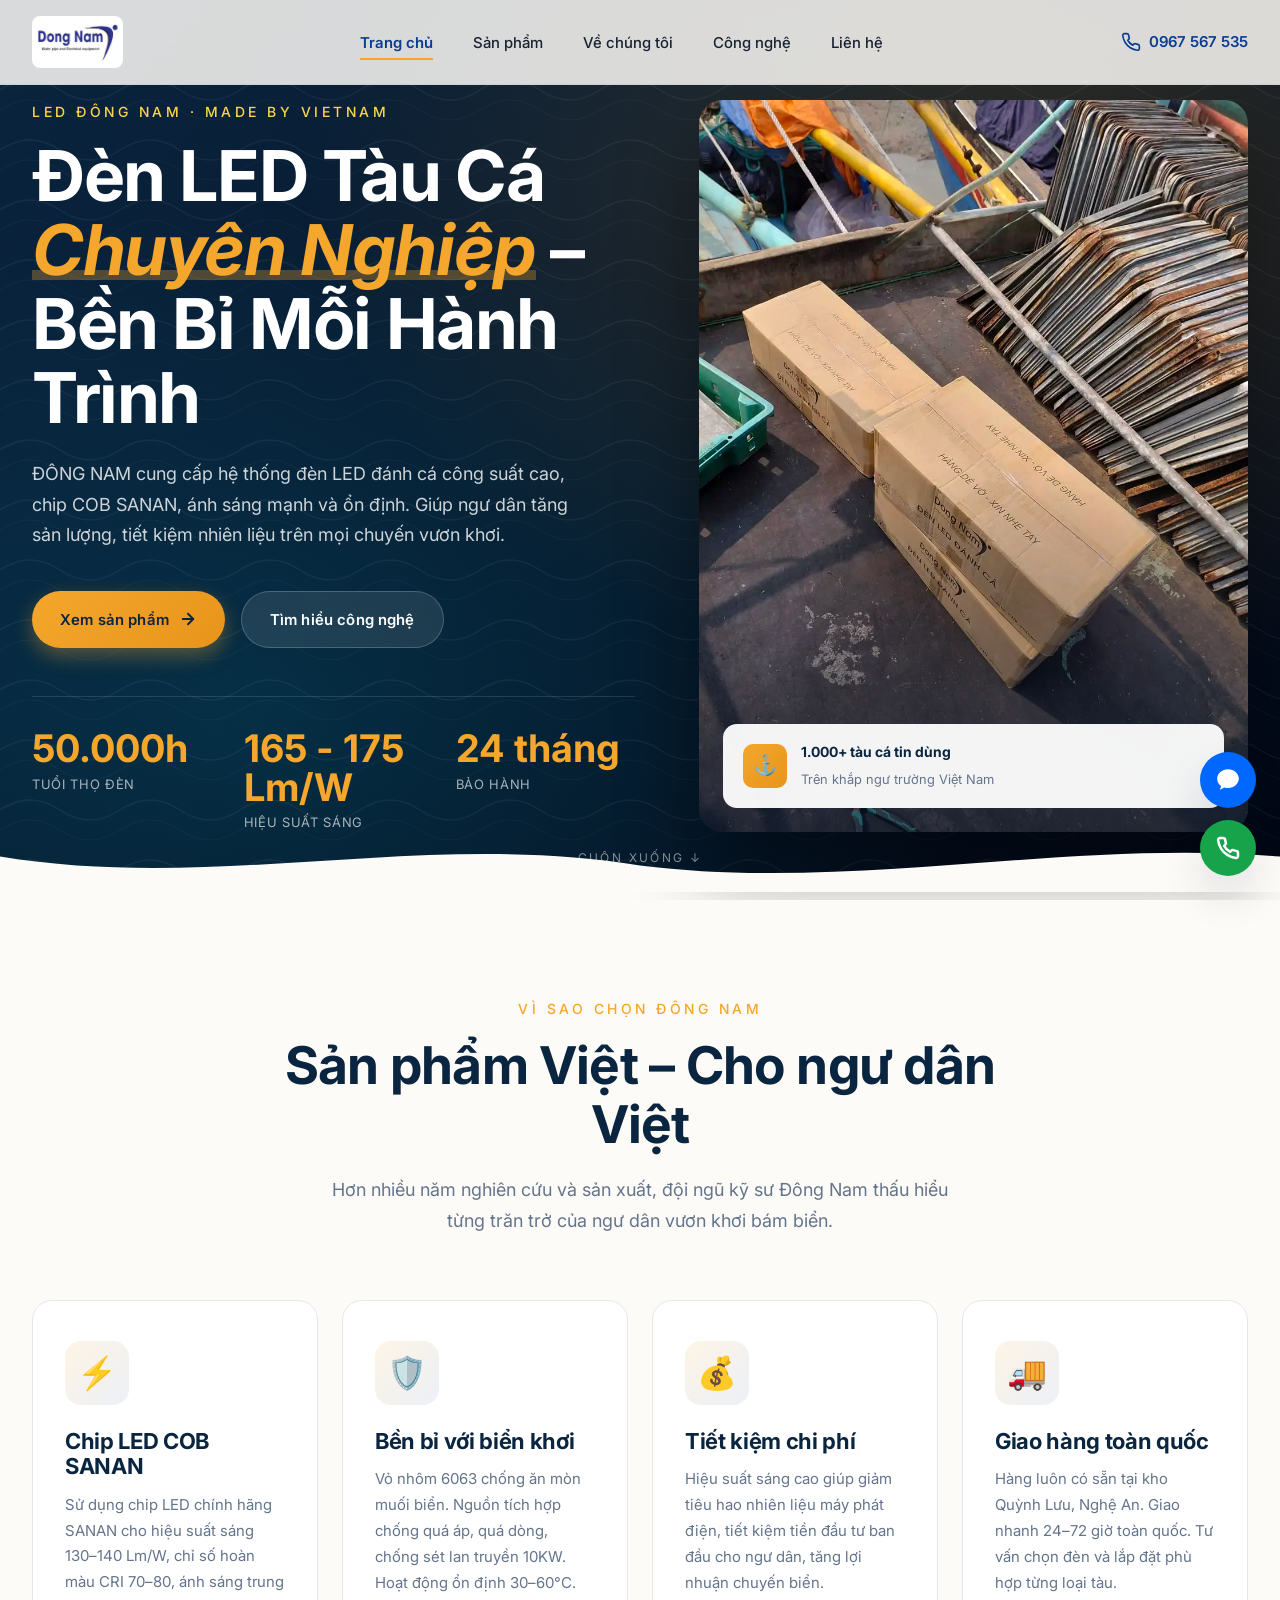
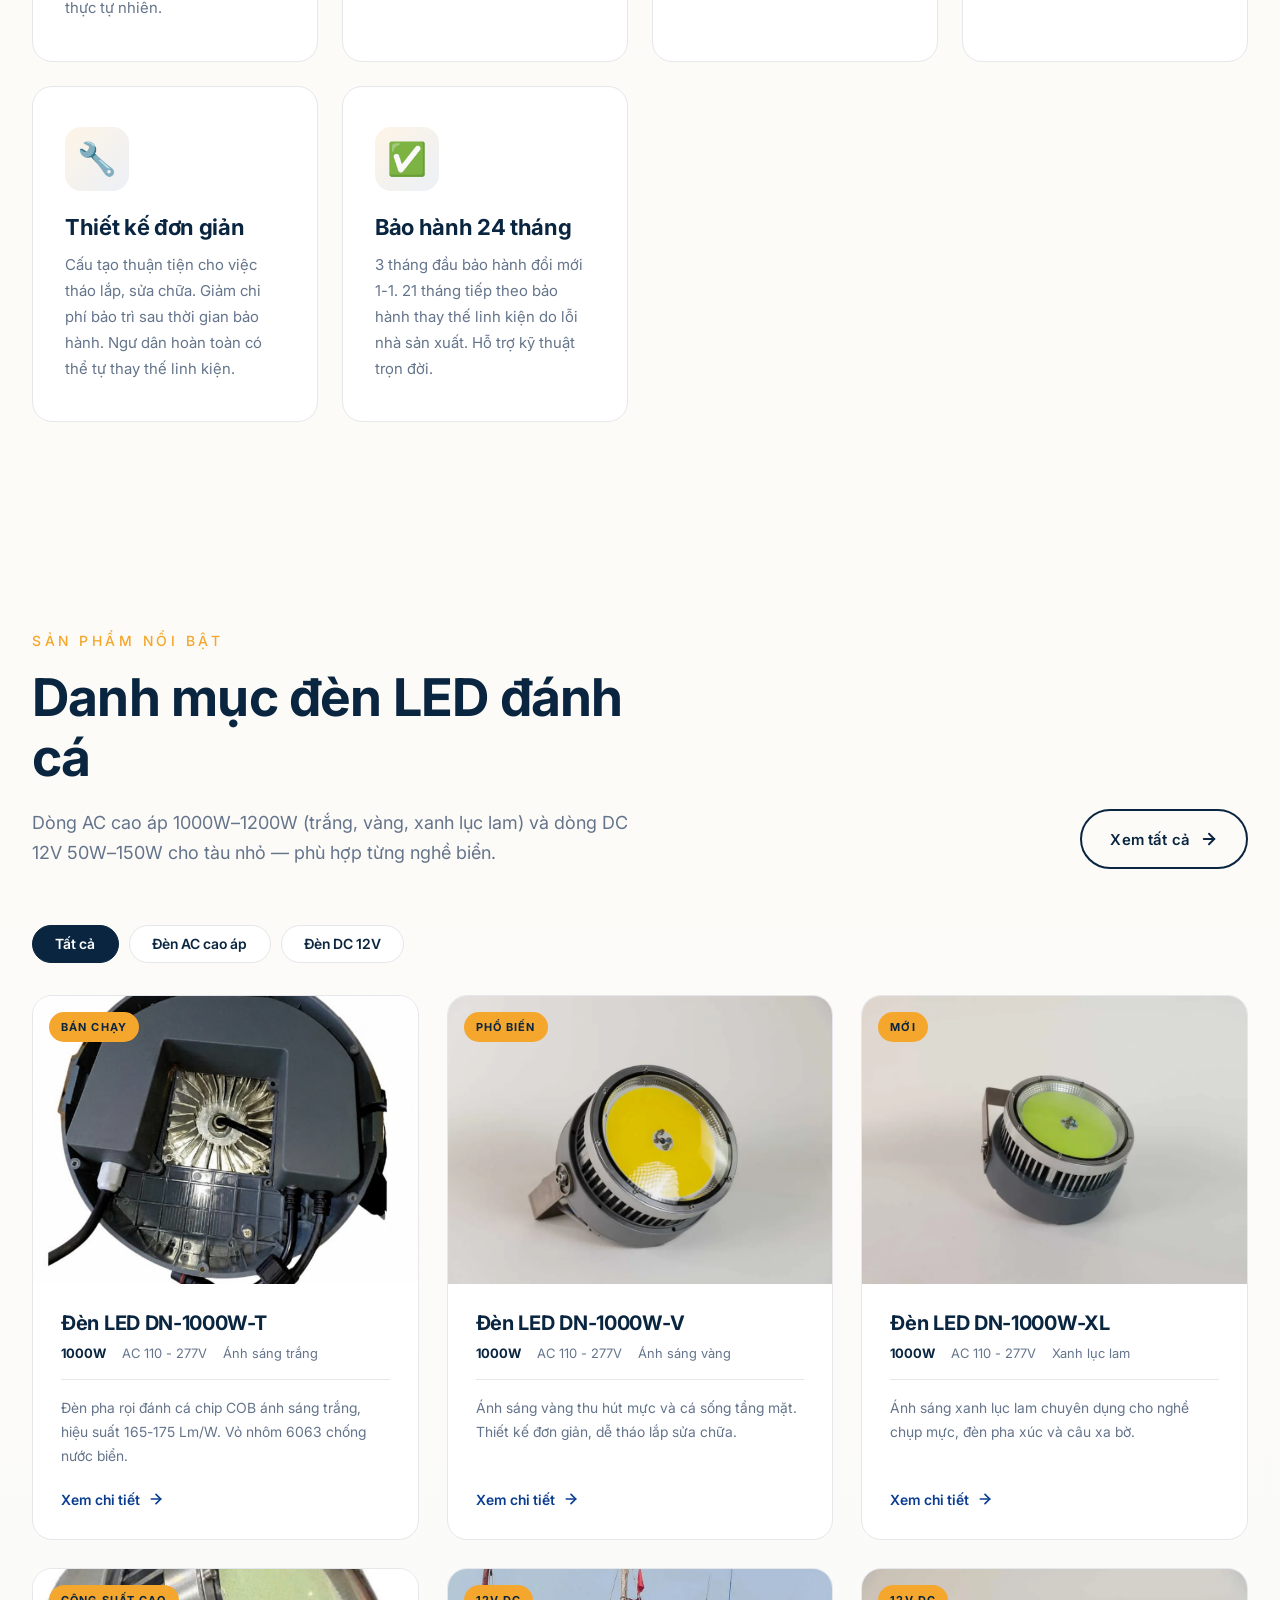
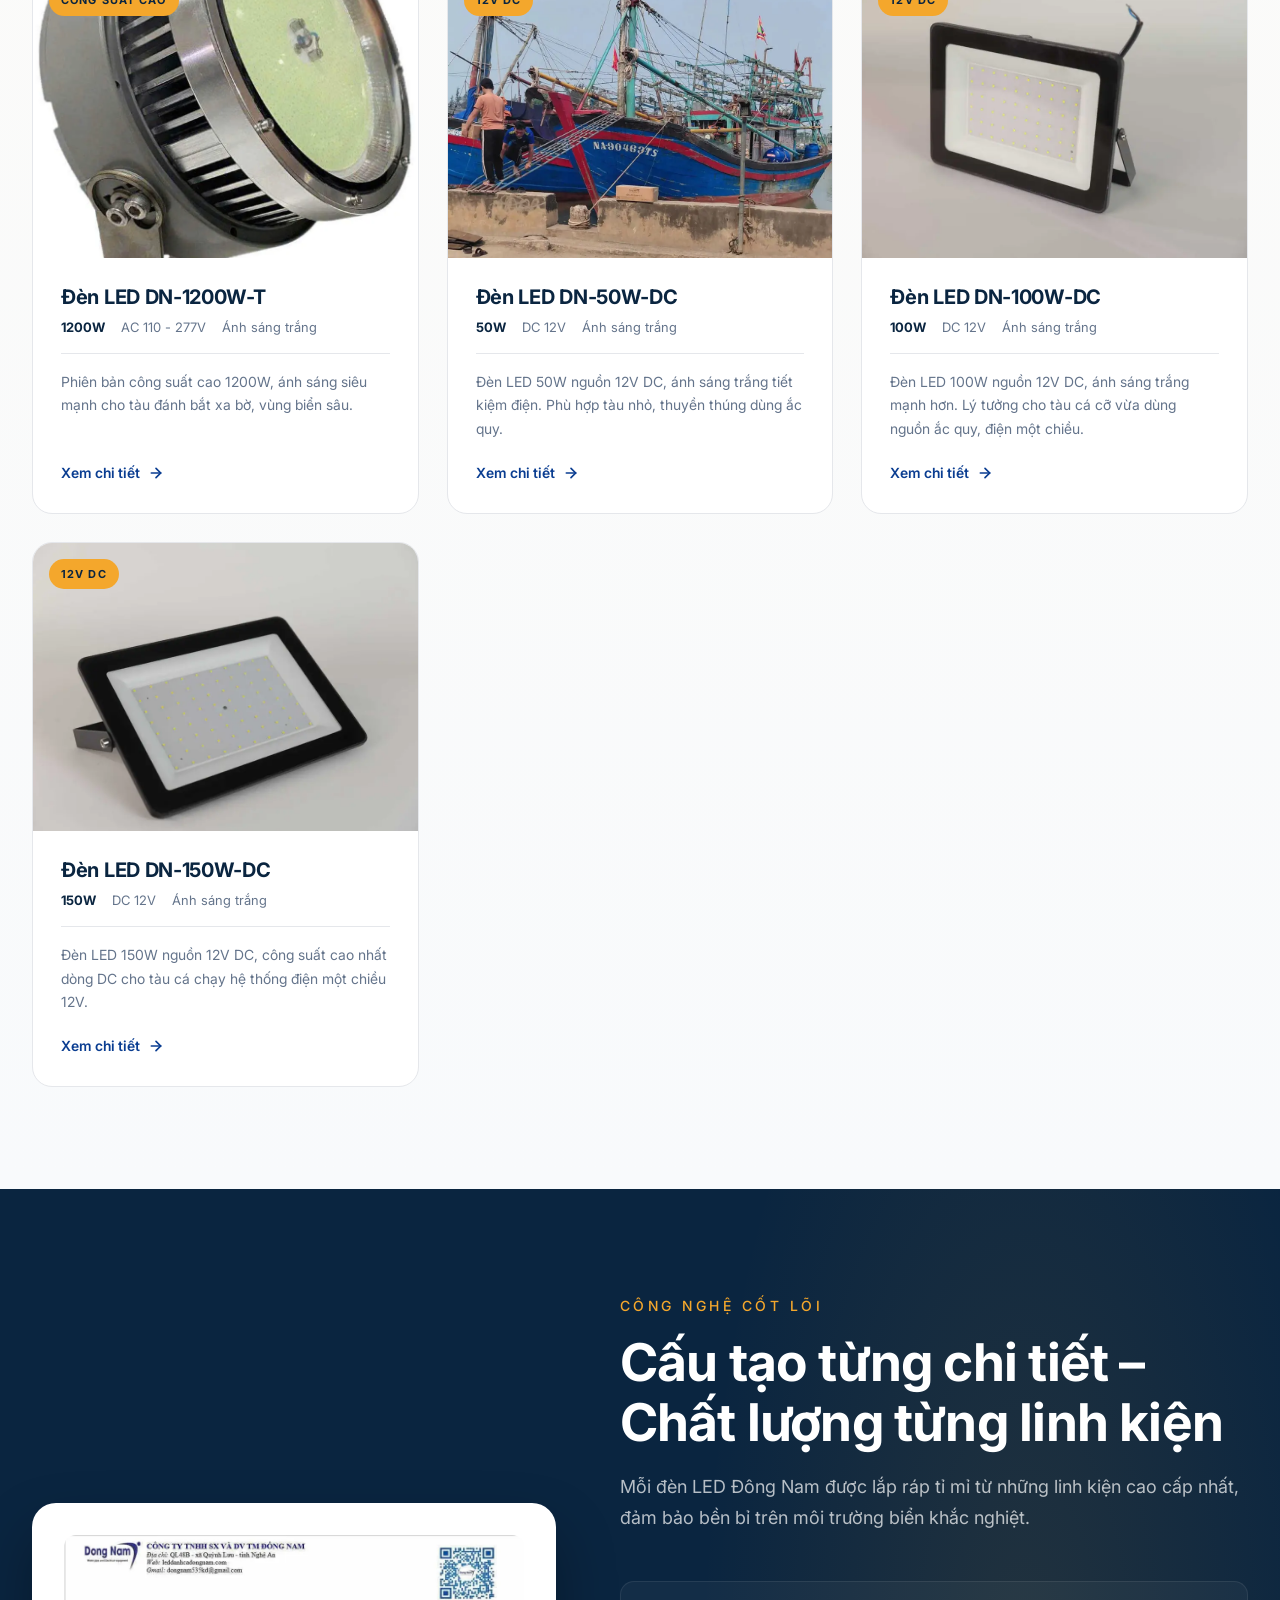
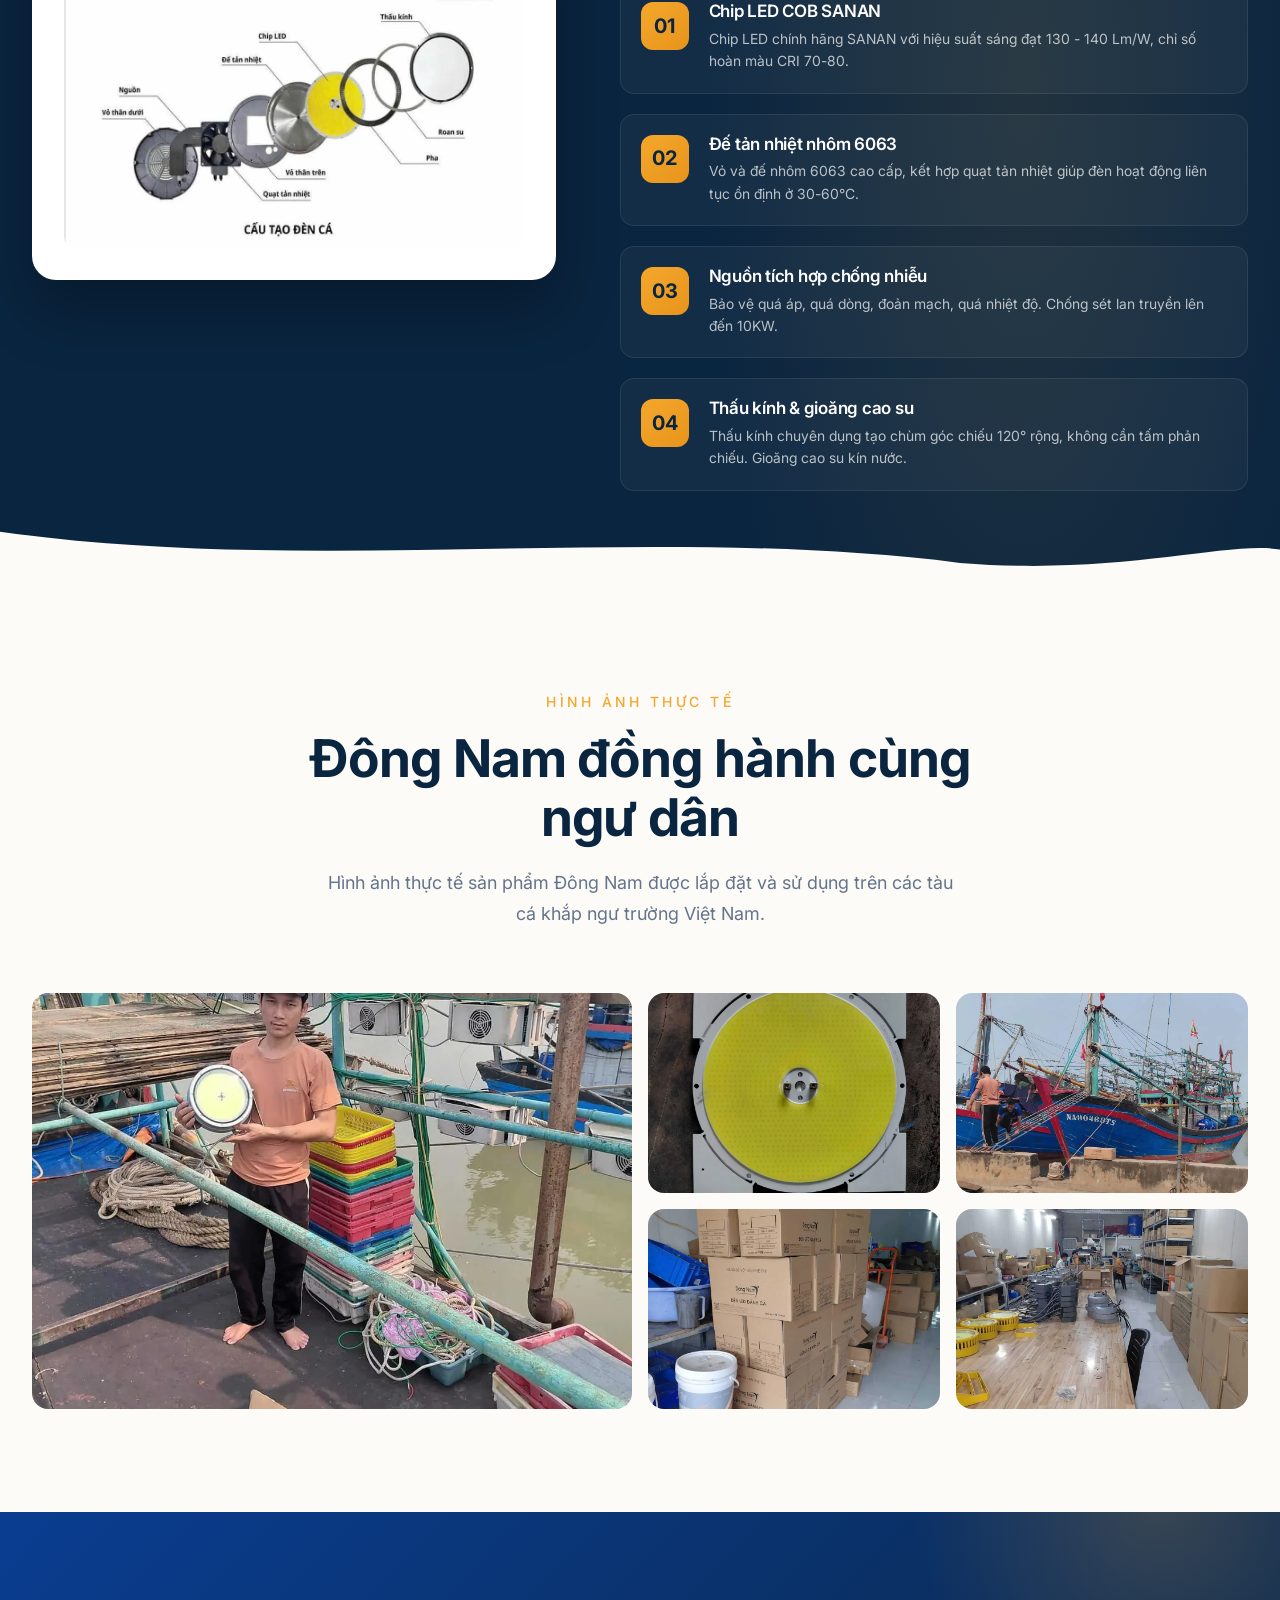
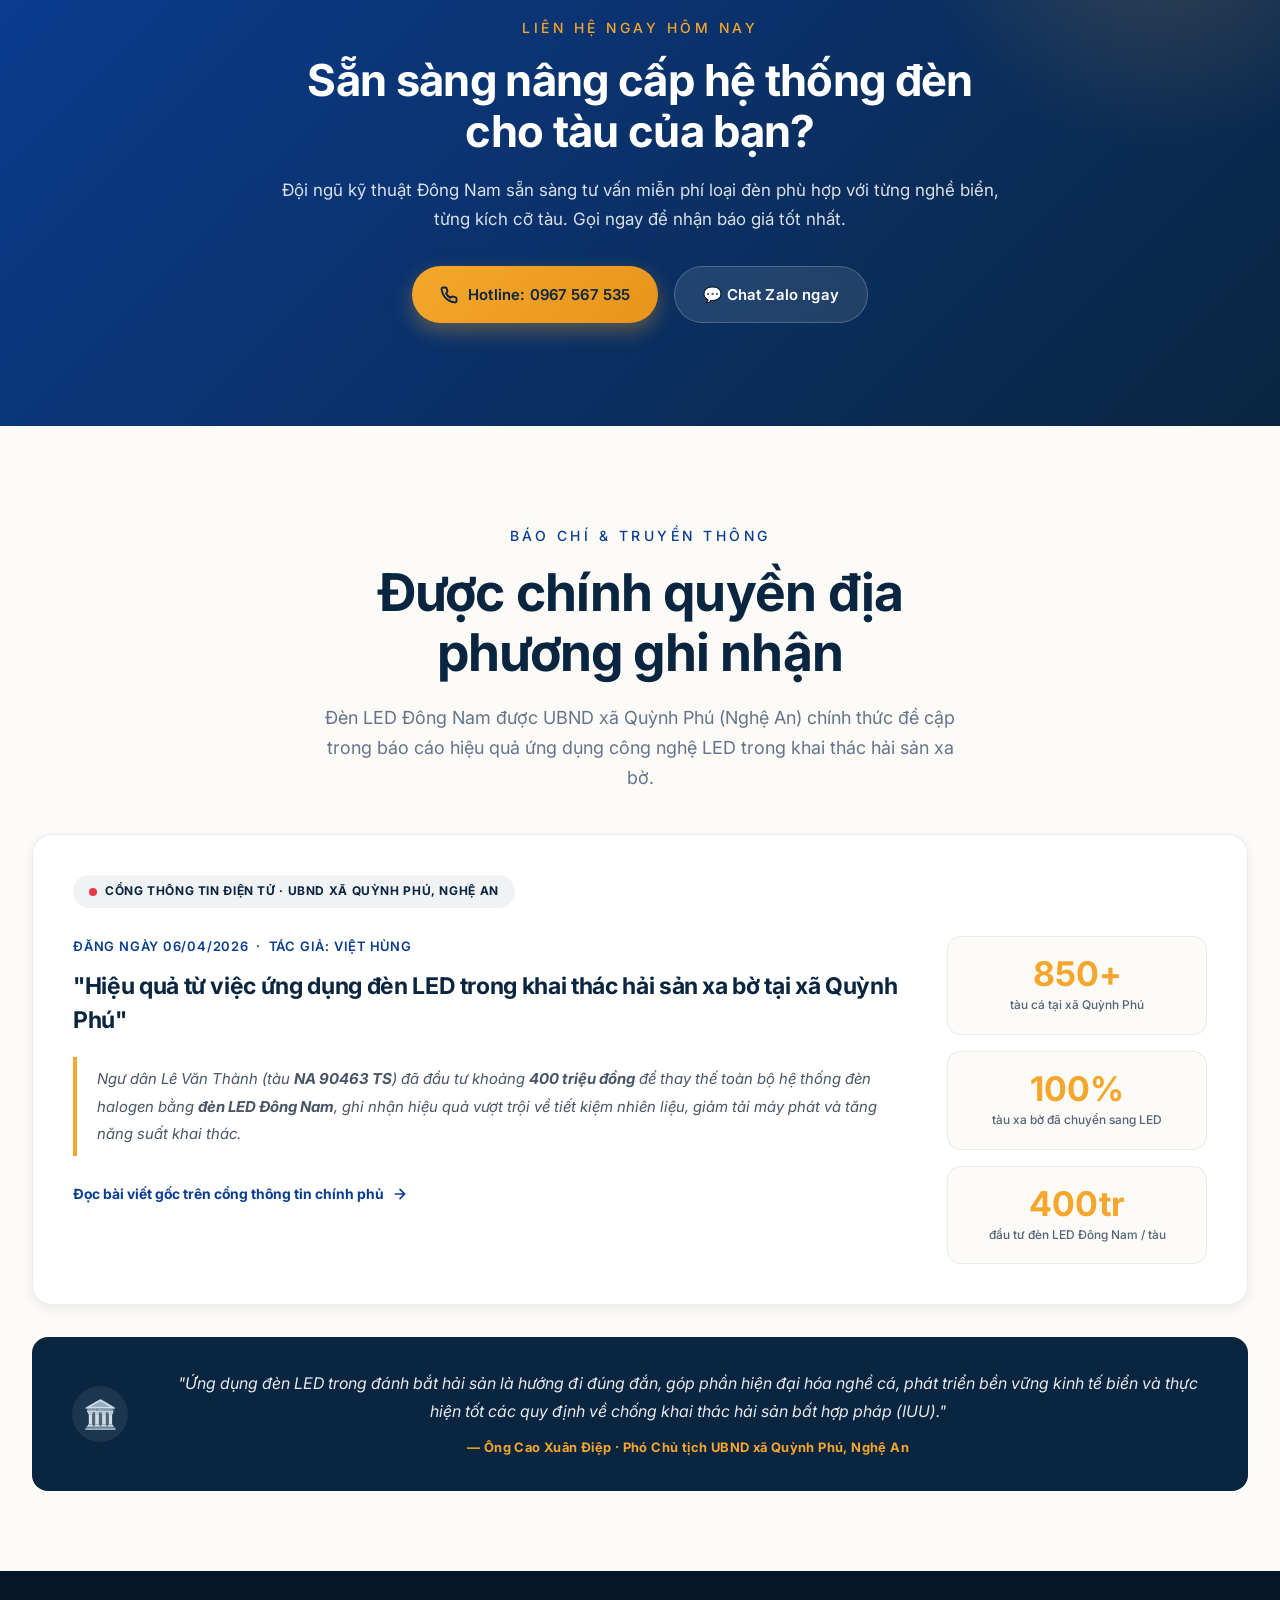
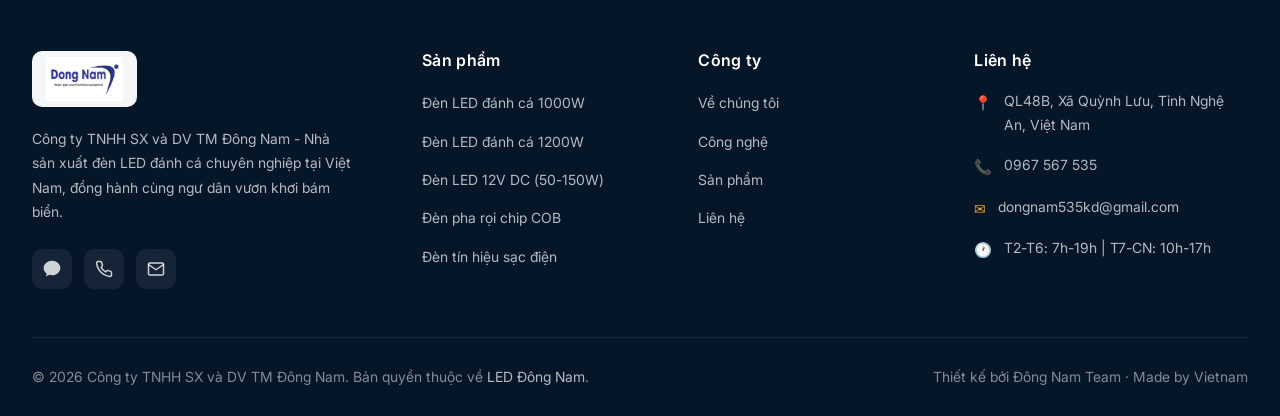
<file: index.html>
<!doctype html>
<html lang="vi">
  <head>
    <meta charset="UTF-8" />
    <meta
      http-equiv="Content-Security-Policy"
      content="default-src 'self'; base-uri 'self'; object-src 'none'; script-src 'self' https://www.googletagmanager.com; style-src 'self' 'unsafe-inline' https://www.googletagmanager.com https://fonts.googleapis.com; img-src 'self' data: https://*.google-analytics.com https://*.googletagmanager.com https://fonts.gstatic.com; font-src 'self' https://fonts.gstatic.com; connect-src 'self' https://*.google-analytics.com https://*.analytics.google.com https://*.googletagmanager.com; frame-src https://www.google.com; form-action 'self'; upgrade-insecure-requests"
    />
    <meta name="viewport" content="width=device-width, initial-scale=1.0" />

    <!-- Primary Meta Tags -->
    <title>
      Đèn LED Đánh Cá Đông Nam | Đèn LED Tàu Cá Chip COB Chuyên Nghiệp
    </title>
    <meta
      name="title"
      content="Đèn LED Đánh Cá Đông Nam | Đèn LED Tàu Cá Chip COB Chuyên Nghiệp"
    />
    <meta
      name="description"
      content="Đèn LED đánh cá ĐÔNG NAM - Chip COB SANAN. Dòng AC 1000W-1200W và dòng DC 12V 50W-150W cho tàu nhỏ. Hiệu suất tới 140 Lm/W, tuổi thọ 50.000 giờ. Tiết kiệm dầu, tăng sản lượng đánh bắt. Bảo hành 24 tháng. Hotline: 0967 567 535."
    />
    <meta
      name="keywords"
      content="đèn led đánh cá, đèn led tàu cá, đèn pha rọi đánh cá, đèn led chip COB, đèn đánh cá Đông Nam, đèn led ngư dân, đèn led tàu thuyền, đèn led chip SANAN, đèn 1000W tàu cá, đèn led 12V DC, đèn led 50W 100W 150W"
    />
    <meta name="author" content="Công ty TNHH SX và DV TM Đông Nam" />
    <meta name="robots" content="index, follow, max-image-preview:large" />
    <meta name="language" content="Vietnamese" />
    <meta name="geo.region" content="VN-22" />
    <meta name="geo.placename" content="Quỳnh Lưu, Nghệ An" />

    <!-- Canonical -->
    <link rel="canonical" href="https://leddanhcadongnam.com/" />

    <!-- Open Graph / Facebook -->
    <meta property="og:type" content="website" />
    <meta property="og:locale" content="vi_VN" />
    <meta property="og:url" content="https://leddanhcadongnam.com/" />
    <meta
      property="og:title"
      content="Đèn LED Đánh Cá Đông Nam | Đèn LED Tàu Cá Chuyên Nghiệp"
    />
    <meta
      property="og:description"
      content="Đèn LED đánh cá chip COB SANAN, hiệu suất cao 130-150 Lm/W, tuổi thọ 50.000 giờ. Đồng hành cùng ngư dân vươn khơi bám biển."
    />
    <meta
      property="og:image"
      content="https://leddanhcadongnam.com/assets/images/san-pham-hoan-thien.jpg"
    />
    <meta property="og:site_name" content="Đông Nam LED" />

    <!-- Twitter -->
    <meta name="twitter:card" content="summary_large_image" />
    <meta name="twitter:title" content="Đèn LED Đánh Cá Đông Nam" />
    <meta
      name="twitter:description"
      content="Đèn LED tàu cá chuyên nghiệp - Chip COB SANAN - Tiết kiệm dầu - Tăng sản lượng"
    />
    <meta
      name="twitter:image"
      content="https://leddanhcadongnam.com/assets/images/san-pham-hoan-thien.jpg"
    />

    <!-- Theme color -->
    <meta name="theme-color" content="#0a2540" />

    <!-- Favicon -->
    <link rel="icon" type="image/svg+xml" href="assets/images/favicon.svg" />
    <link rel="apple-touch-icon" href="assets/images/favicon.svg" />

    <!-- Embed font (Inter, self-hosted) -->
    <link
      rel="preload"
      href="./assets/fonts/Inter18pt-Regular.woff2"
      as="font"
      type="font/woff2"
      crossorigin
    />
    <link
      rel="preload"
      href="./assets/fonts/Inter18pt-Bold.woff2"
      as="font"
      type="font/woff2"
      crossorigin
    />
    <link rel="stylesheet" href="./assets/fonts/stylesheet.css" />

    <!-- Styles -->
    <link rel="stylesheet" href="./assets/css/style.css" />

    <!-- Preload ảnh LCP (hero) -->
    <link
      rel="preload"
      as="image"
      href="assets/images/ngu-dan-2.webp"
      type="image/webp"
      fetchpriority="high"
    />


    <!-- Schema.org Structured Data -->
    <script type="application/ld+json">
      {
        "@context": "https://schema.org",
        "@type": "LocalBusiness",
        "name": "Công ty TNHH SX và DV TM Đông Nam",
        "alternateName": "Đông Nam LED",
        "description": "Nhà sản xuất đèn LED đánh cá chuyên nghiệp tại Việt Nam, chuyên cung cấp đèn LED tàu cá chip COB chất lượng cao.",
        "url": "https://leddanhcadongnam.com",
        "logo": "https://leddanhcadongnam.com/assets/images/logo.jpg",
        "image": "https://leddanhcadongnam.com/assets/images/san-pham-hoan-thien.jpg",
        "telephone": "+84967567535",
        "email": "dongnam535kd@gmail.com",
        "address": {
          "@type": "PostalAddress",
          "streetAddress": "QL48B",
          "addressLocality": "Xã Quỳnh Lưu",
          "addressRegion": "Nghệ An",
          "addressCountry": "VN"
        },
        "geo": {
          "@type": "GeoCoordinates",
          "latitude": 19.13880688207885,
          "longitude": 105.64071827520699
        },
        "openingHoursSpecification": [
          {
            "@type": "OpeningHoursSpecification",
            "dayOfWeek": [
              "Monday",
              "Tuesday",
              "Wednesday",
              "Thursday",
              "Friday"
            ],
            "opens": "07:00",
            "closes": "19:00"
          },
          {
            "@type": "OpeningHoursSpecification",
            "dayOfWeek": ["Saturday", "Sunday"],
            "opens": "10:00",
            "closes": "17:00"
          }
        ],
        "sameAs": ["https://zalo.me/0967567535"]
      }
    </script>

    <script type="application/ld+json">
      {
        "@context": "https://schema.org",
        "@type": "Product",
        "name": "Đèn LED Đánh Cá Chip COB Đông Nam",
        "image": "https://leddanhcadongnam.com/assets/images/san-pham-hoan-thien.jpg",
        "description": "Đèn LED đánh cá sử dụng chip COB SANAN, hiệu suất 130-150 Lm/W, tuổi thọ 50.000 giờ, bảo hành 24 tháng.",
        "brand": {
          "@type": "Brand",
          "name": "Đông Nam"
        },
        "manufacturer": {
          "@type": "Organization",
          "name": "Công ty TNHH SX và DV TM Đông Nam"
        }
      }
    </script>
    
    <!-- Google tag (gtag.js) -->
    <script async src="https://www.googletagmanager.com/gtag/js?id=G-V5WYM7NGPG"></script>
    <script src="/assets/js/analytics.js"></script>
  </head>

  <body>
    <!-- ===== HEADER ===== -->
    <header class="site-header">
      <div class="container">
        <nav class="nav-wrapper" aria-label="Điều hướng chính">
          <a href="./" class="logo" aria-label="Đông Nam LED - Trang chủ">
            <img src="assets/images/logo.jpg" alt="Logo Đông Nam LED" />
          </a>

          <ul class="nav-menu">
            <li><a href="./" class="active">Trang chủ</a></li>
            <li><a href="/products/">Sản phẩm</a></li>
            <li><a href="/about/">Về chúng tôi</a></li>
            <li><a href="#cong-nghe">Công nghệ</a></li>
            <li><a href="/contact/">Liên hệ</a></li>
          </ul>

          <div class="nav-cta">
            <a
              href="tel:0967567535"
              class="phone-link"
              aria-label="Gọi hotline"
            >
              <svg
                width="20"
                height="20"
                viewBox="0 0 24 24"
                fill="none"
                stroke="currentColor"
                stroke-width="2"
                stroke-linecap="round"
                stroke-linejoin="round"
              >
                <path
                  d="M22 16.92v3a2 2 0 0 1-2.18 2 19.79 19.79 0 0 1-8.63-3.07 19.5 19.5 0 0 1-6-6 19.79 19.79 0 0 1-3.07-8.67A2 2 0 0 1 4.11 2h3a2 2 0 0 1 2 1.72 12.84 12.84 0 0 0 .7 2.81 2 2 0 0 1-.45 2.11L8.09 9.91a16 16 0 0 0 6 6l1.27-1.27a2 2 0 0 1 2.11-.45 12.84 12.84 0 0 0 2.81.7A2 2 0 0 1 22 16.92z"
                />
              </svg>
              <span>0967 567 535</span>
            </a>
            <button
              class="menu-toggle"
              aria-label="Mở menu"
              aria-expanded="false"
            >
              <svg
                width="22"
                height="22"
                viewBox="0 0 24 24"
                fill="none"
                stroke="currentColor"
                stroke-width="2.5"
                stroke-linecap="round"
              >
                <line x1="3" y1="6" x2="21" y2="6" />
                <line x1="3" y1="12" x2="21" y2="12" />
                <line x1="3" y1="18" x2="21" y2="18" />
              </svg>
            </button>
          </div>
        </nav>
      </div>
    </header>

    <!-- ===== HERO ===== -->
    <section class="hero" id="trang-chu">
      <div class="container">
        <div class="hero-grid">
          <div class="hero-content">
            <span class="eyebrow">LED Đông Nam · Made By Vietnam</span>
            <h1 class="hero-title">
              Đèn LED Tàu Cá <span class="highlight">Chuyên Nghiệp</span> – Bền
              Bỉ Mỗi Hành Trình
            </h1>
            <p class="hero-description">
              ĐÔNG NAM cung cấp hệ thống đèn LED đánh cá công suất cao, chip COB
              SANAN, ánh sáng mạnh và ổn định. Giúp ngư dân tăng sản lượng, tiết
              kiệm nhiên liệu trên mọi chuyến vươn khơi.
            </p>
            <div class="hero-cta">
              <a href="/products/" class="btn btn-primary">
                Xem sản phẩm
                <svg
                  class="arrow"
                  width="18"
                  height="18"
                  viewBox="0 0 24 24"
                  fill="none"
                  stroke="currentColor"
                  stroke-width="2.5"
                  stroke-linecap="round"
                  stroke-linejoin="round"
                >
                  <line x1="5" y1="12" x2="19" y2="12" />
                  <polyline points="12 5 19 12 12 19" />
                </svg>
              </a>
              <a href="#cong-nghe" class="btn btn-ghost">
                Tìm hiểu công nghệ
              </a>
            </div>

            <div class="hero-stats">
              <div>
                <div class="stat-value">50.000h</div>
                <div class="stat-label">Tuổi thọ đèn</div>
              </div>
              <div>
                <div class="stat-value">165 - 175 Lm/W</div>
                <div class="stat-label">Hiệu suất sáng</div>
              </div>
              <div>
                <div class="stat-value">24 tháng</div>
                <div class="stat-label">Bảo hành</div>
              </div>
            </div>
          </div>

          <div class="hero-visual">
            <picture>
              <source
                srcset="assets/images/ngu-dan-2.webp"
                type="image/webp"
              />
              <img
                src="assets/images/ngu-dan-2.jpg"
                alt="Ngư dân kiểm tra đèn LED Đông Nam trên tàu cá"
                width="780"
                height="520"
                fetchpriority="high"
                decoding="async"
              />
            </picture>

            <div class="hero-badge">
              <div class="hero-badge-icon">⚓</div>
              <div class="hero-badge-text">
                <strong>1.000+ tàu cá tin dùng</strong>
                <span>Trên khắp ngư trường Việt Nam</span>
              </div>
            </div>
          </div>
        </div>
      </div>
      <div class="scroll-indicator">Cuộn xuống ↓</div>
    </section>

    <!-- Wave chuyển tiếp: Hero (navy) → Features (cream) -->
    <div class="wave-divider" aria-hidden="true">
      <svg
        viewBox="0 0 1440 80"
        xmlns="http://www.w3.org/2000/svg"
        preserveAspectRatio="none"
      >
        <path
          d="M0,40 C240,80 480,10 720,50 C960,80 1200,20 1440,40 L1440,80 L0,80 Z"
          fill="#fdfbf7"
        />
      </svg>
    </div>

    <!-- ===== FEATURES / WHY CHOOSE US ===== -->
    <section class="features" id="vi-sao-chon">
      <div class="container">
        <div class="features-header fade-in">
          <span class="eyebrow">Vì sao chọn Đông Nam</span>
          <h2 class="section-title">Sản phẩm Việt – Cho ngư dân Việt</h2>
          <p class="section-subtitle">
            Hơn nhiều năm nghiên cứu và sản xuất, đội ngũ kỹ sư Đông Nam thấu
            hiểu từng trăn trở của ngư dân vươn khơi bám biển.
          </p>
        </div>

        <div class="features-grid">
          <article class="feature-card fade-in">
            <div class="feature-icon">⚡</div>
            <h3>Chip LED COB SANAN</h3>
            <p>
              Sử dụng chip LED chính hãng SANAN cho hiệu suất sáng 130–140 Lm/W,
              chỉ số hoàn màu CRI 70–80, ánh sáng trung thực tự nhiên.
            </p>
          </article>

          <article class="feature-card fade-in">
            <div class="feature-icon">🛡️</div>
            <h3>Bền bỉ với biển khơi</h3>
            <p>
              Vỏ nhôm 6063 chống ăn mòn muối biển. Nguồn tích hợp chống quá áp,
              quá dòng, chống sét lan truyền 10KW. Hoạt động ổn định 30–60°C.
            </p>
          </article>

          <article class="feature-card fade-in">
            <div class="feature-icon">💰</div>
            <h3>Tiết kiệm chi phí</h3>
            <p>
              Hiệu suất sáng cao giúp giảm tiêu hao nhiên liệu máy phát điện,
              tiết kiệm tiền đầu tư ban đầu cho ngư dân, tăng lợi nhuận chuyến
              biển.
            </p>
          </article>

          <article class="feature-card fade-in">
            <div class="feature-icon">🚚</div>
            <h3>Giao hàng toàn quốc</h3>
            <p>
              Hàng luôn có sẵn tại kho Quỳnh Lưu, Nghệ An. Giao nhanh 24–72 giờ
              toàn quốc. Tư vấn chọn đèn và lắp đặt phù hợp từng loại tàu.
            </p>
          </article>

          <article class="feature-card fade-in">
            <div class="feature-icon">🔧</div>
            <h3>Thiết kế đơn giản</h3>
            <p>
              Cấu tạo thuận tiện cho việc tháo lắp, sửa chữa. Giảm chi phí bảo
              trì sau thời gian bảo hành. Ngư dân hoàn toàn có thể tự thay thế
              linh kiện.
            </p>
          </article>

          <article class="feature-card fade-in">
            <div class="feature-icon">✅</div>
            <h3>Bảo hành 24 tháng</h3>
            <p>
              3 tháng đầu bảo hành đổi mới 1-1. 21 tháng tiếp theo bảo hành thay
              thế linh kiện do lỗi nhà sản xuất. Hỗ trợ kỹ thuật trọn đời.
            </p>
          </article>
        </div>
      </div>
    </section>

    <!-- ===== PRODUCTS ===== -->
    <section class="products-section" id="san-pham">
      <div class="container">
        <div class="section-header fade-in">
          <div class="section-header-content">
            <span class="eyebrow">Sản phẩm nổi bật</span>
            <h2 class="section-title">Danh mục đèn LED đánh cá</h2>
            <p class="section-subtitle" style="margin-bottom: 0">
              Dòng AC cao áp 1000W–1200W (trắng, vàng, xanh lục lam) và dòng DC
              12V 50W–150W cho tàu nhỏ — phù hợp từng nghề biển.
            </p>
          </div>
          <a href="/products/" class="btn btn-secondary">
            Xem tất cả
            <svg
              class="arrow"
              width="18"
              height="18"
              viewBox="0 0 24 24"
              fill="none"
              stroke="currentColor"
              stroke-width="2.5"
              stroke-linecap="round"
            >
              <line x1="5" y1="12" x2="19" y2="12" />
              <polyline points="12 5 19 12 12 19" />
            </svg>
          </a>
        </div>

        <div
          class="product-filters fade-in"
          role="tablist"
          aria-label="Lọc sản phẩm theo dòng"
        >
          <button
            class="filter-tab active"
            data-filter="all"
            role="tab"
            aria-selected="true"
          >
            Tất cả
          </button>
          <button
            class="filter-tab"
            data-filter="ac"
            role="tab"
            aria-selected="false"
          >
            Đèn AC cao áp
          </button>
          <button
            class="filter-tab"
            data-filter="dc"
            role="tab"
            aria-selected="false"
          >
            Đèn DC 12V
          </button>
        </div>

        <div class="products-grid">
          <article class="product-card fade-in" data-category="ac">
            <div class="product-image">
              <span class="product-tag">Bán chạy</span>
              <img
                src="assets/images/san-pham-hoan-thien.webp"
                alt="Đèn LED đánh cá DN-1000W-T ánh sáng trắng"
                width="600"
                height="450"
                loading="lazy"
                decoding="async"
              />
            </div>
            <div class="product-info">
              <h3>Đèn LED DN-1000W-T</h3>
              <div class="product-specs">
                <span class="product-spec-item"><strong>1000W</strong></span>
                <span class="product-spec-item">AC 110 - 277V</span>
                <span class="product-spec-item">Ánh sáng trắng</span>
              </div>
              <p>
                Đèn pha rọi đánh cá chip COB ánh sáng trắng, hiệu suất 165-175
                Lm/W. Vỏ nhôm 6063 chống nước biển.
              </p>
              <a href="/products/" class="product-link">
                Xem chi tiết
                <svg
                  class="arrow"
                  width="16"
                  height="16"
                  viewBox="0 0 24 24"
                  fill="none"
                  stroke="currentColor"
                  stroke-width="2.5"
                  stroke-linecap="round"
                >
                  <line x1="5" y1="12" x2="19" y2="12" />
                  <polyline points="12 5 19 12 12 19" />
                </svg>
              </a>
            </div>
          </article>

          <article class="product-card fade-in" data-category="ac">
            <div class="product-image">
              <span class="product-tag">Phổ biến</span>
              <img
                src="assets/images/chip-led-vang.webp"
                alt="Đèn LED đánh cá DN-1000W-V ánh sáng vàng"
                width="600"
                height="450"
                loading="lazy"
                decoding="async"
              />
            </div>
            <div class="product-info">
              <h3>Đèn LED DN-1000W-V</h3>
              <div class="product-specs">
                <span class="product-spec-item"><strong>1000W</strong></span>
                <span class="product-spec-item">AC 110 - 277V</span>
                <span class="product-spec-item">Ánh sáng vàng</span>
              </div>
              <p>
                Ánh sáng vàng thu hút mực và cá sống tầng mặt. Thiết kế đơn
                giản, dễ tháo lắp sửa chữa.
              </p>
              <a href="/products/" class="product-link">
                Xem chi tiết
                <svg
                  class="arrow"
                  width="16"
                  height="16"
                  viewBox="0 0 24 24"
                  fill="none"
                  stroke="currentColor"
                  stroke-width="2.5"
                  stroke-linecap="round"
                >
                  <line x1="5" y1="12" x2="19" y2="12" />
                  <polyline points="12 5 19 12 12 19" />
                </svg>
              </a>
            </div>
          </article>

          <article class="product-card fade-in" data-category="ac">
            <div class="product-image">
              <span class="product-tag">Mới</span>
              <img
                src="assets/images/chip-led-xanh.webp"
                alt="Đèn LED đánh cá DN-1000W-XL ánh sáng xanh lục lam"
                width="600"
                height="450"
                loading="lazy"
                decoding="async"
              />
            </div>
            <div class="product-info">
              <h3>Đèn LED DN-1000W-XL</h3>
              <div class="product-specs">
                <span class="product-spec-item"><strong>1000W</strong></span>
                <span class="product-spec-item">AC 110 - 277V</span>
                <span class="product-spec-item">Xanh lục lam</span>
              </div>
              <p>
                Ánh sáng xanh lục lam chuyên dụng cho nghề chụp mực, đèn pha xúc
                và câu xa bờ.
              </p>
              <a href="/products/" class="product-link">
                Xem chi tiết
                <svg
                  class="arrow"
                  width="16"
                  height="16"
                  viewBox="0 0 24 24"
                  fill="none"
                  stroke="currentColor"
                  stroke-width="2.5"
                  stroke-linecap="round"
                >
                  <line x1="5" y1="12" x2="19" y2="12" />
                  <polyline points="12 5 19 12 12 19" />
                </svg>
              </a>
            </div>
          </article>

          <article class="product-card fade-in" data-category="ac">
            <div class="product-image">
              <span class="product-tag">Công suất cao</span>
              <img
                src="assets/images/vo-den-bac.webp"
                alt="Đèn LED đánh cá DN-1200W-T công suất 1200W"
                width="600"
                height="450"
                loading="lazy"
                decoding="async"
              />
            </div>
            <div class="product-info">
              <h3>Đèn LED DN-1200W-T</h3>
              <div class="product-specs">
                <span class="product-spec-item"><strong>1200W</strong></span>
                <span class="product-spec-item">AC 110 - 277V</span>
                <span class="product-spec-item">Ánh sáng trắng</span>
              </div>
              <p>
                Phiên bản công suất cao 1200W, ánh sáng siêu mạnh cho tàu đánh
                bắt xa bờ, vùng biển sâu.
              </p>
              <a href="/products/" class="product-link">
                Xem chi tiết
                <svg
                  class="arrow"
                  width="16"
                  height="16"
                  viewBox="0 0 24 24"
                  fill="none"
                  stroke="currentColor"
                  stroke-width="2.5"
                  stroke-linecap="round"
                >
                  <line x1="5" y1="12" x2="19" y2="12" />
                  <polyline points="12 5 19 12 12 19" />
                </svg>
              </a>
            </div>
          </article>

          <article class="product-card fade-in" data-category="dc">
            <div class="product-image">
              <span class="product-tag">12V DC</span>
              <img
                src="assets/images/hop-san-pham.webp"
                alt="Đèn LED đánh cá DN-50W-DC nguồn 12V DC"
                width="600"
                height="450"
                loading="lazy"
                decoding="async"
              />
            </div>
            <div class="product-info">
              <h3>Đèn LED DN-50W-DC</h3>
              <div class="product-specs">
                <span class="product-spec-item"><strong>50W</strong></span>
                <span class="product-spec-item">DC 12V</span>
                <span class="product-spec-item">Ánh sáng trắng</span>
              </div>
              <p>
                Đèn LED 50W nguồn 12V DC, ánh sáng trắng tiết kiệm điện. Phù hợp
                tàu nhỏ, thuyền thúng dùng ắc quy.
              </p>
              <a href="/products/" class="product-link">
                Xem chi tiết
                <svg
                  class="arrow"
                  width="16"
                  height="16"
                  viewBox="0 0 24 24"
                  fill="none"
                  stroke="currentColor"
                  stroke-width="2.5"
                  stroke-linecap="round"
                >
                  <line x1="5" y1="12" x2="19" y2="12" />
                  <polyline points="12 5 19 12 12 19" />
                </svg>
              </a>
            </div>
          </article>

          <article class="product-card fade-in" data-category="dc">
            <div class="product-image">
              <span class="product-tag">12V DC</span>
              <img
                src="assets/images/dc-100w.webp"
                alt="Đèn LED đánh cá DN-100W-DC nguồn 12V DC"
                width="600"
                height="450"
                loading="lazy"
                decoding="async"
              />
            </div>
            <div class="product-info">
              <h3>Đèn LED DN-100W-DC</h3>
              <div class="product-specs">
                <span class="product-spec-item"><strong>100W</strong></span>
                <span class="product-spec-item">DC 12V</span>
                <span class="product-spec-item">Ánh sáng trắng</span>
              </div>
              <p>
                Đèn LED 100W nguồn 12V DC, ánh sáng trắng mạnh hơn. Lý tưởng cho
                tàu cá cỡ vừa dùng nguồn ắc quy, điện một chiều.
              </p>
              <a href="/products/" class="product-link">
                Xem chi tiết
                <svg
                  class="arrow"
                  width="16"
                  height="16"
                  viewBox="0 0 24 24"
                  fill="none"
                  stroke="currentColor"
                  stroke-width="2.5"
                  stroke-linecap="round"
                >
                  <line x1="5" y1="12" x2="19" y2="12" />
                  <polyline points="12 5 19 12 12 19" />
                </svg>
              </a>
            </div>
          </article>

          <article class="product-card fade-in" data-category="dc">
            <div class="product-image">
              <span class="product-tag">12V DC</span>
              <img
                src="assets/images/dc-150w.webp"
                alt="Đèn LED đánh cá DN-150W-DC nguồn 12V DC"
                width="600"
                height="450"
                loading="lazy"
                decoding="async"
              />
            </div>
            <div class="product-info">
              <h3>Đèn LED DN-150W-DC</h3>
              <div class="product-specs">
                <span class="product-spec-item"><strong>150W</strong></span>
                <span class="product-spec-item">DC 12V</span>
                <span class="product-spec-item">Ánh sáng trắng</span>
              </div>
              <p>
                Đèn LED 150W nguồn 12V DC, công suất cao nhất dòng DC cho tàu cá
                chạy hệ thống điện một chiều 12V.
              </p>
              <a href="/products/" class="product-link">
                Xem chi tiết
                <svg
                  class="arrow"
                  width="16"
                  height="16"
                  viewBox="0 0 24 24"
                  fill="none"
                  stroke="currentColor"
                  stroke-width="2.5"
                  stroke-linecap="round"
                >
                  <line x1="5" y1="12" x2="19" y2="12" />
                  <polyline points="12 5 19 12 12 19" />
                </svg>
              </a>
            </div>
          </article>
        </div>
      </div>
    </section>

    <!-- ===== TECHNOLOGY SECTION ===== -->
    <section class="tech-section" id="cong-nghe">
      <div class="container">
        <div class="tech-grid">
          <div class="tech-image fade-in">
            <img
              src="assets/images/hero-tau-ca.webp"
              alt="Cấu tạo chi tiết đèn LED đánh cá Đông Nam"
              width="680"
              height="510"
              loading="lazy"
              decoding="async"
            />
          </div>
          <div class="fade-in">
            <span class="eyebrow">Công nghệ cốt lõi</span>
            <h2 class="section-title">
              Cấu tạo từng chi tiết – Chất lượng từng linh kiện
            </h2>
            <p class="section-subtitle" style="color: rgba(255, 255, 255, 0.7)">
              Mỗi đèn LED Đông Nam được lắp ráp tỉ mỉ từ những linh kiện cao cấp
              nhất, đảm bảo bền bỉ trên môi trường biển khắc nghiệt.
            </p>

            <div class="tech-features">
              <div class="tech-feature">
                <div class="tech-feature-number">01</div>
                <div>
                  <h3>Chip LED COB SANAN</h3>
                  <p>
                    Chip LED chính hãng SANAN với hiệu suất sáng đạt 130 - 140
                    Lm/W, chỉ số hoàn màu CRI 70-80.
                  </p>
                </div>
              </div>

              <div class="tech-feature">
                <div class="tech-feature-number">02</div>
                <div>
                  <h3>Đế tản nhiệt nhôm 6063</h3>
                  <p>
                    Vỏ và đế nhôm 6063 cao cấp, kết hợp quạt tản nhiệt giúp đèn
                    hoạt động liên tục ổn định ở 30-60°C.
                  </p>
                </div>
              </div>

              <div class="tech-feature">
                <div class="tech-feature-number">03</div>
                <div>
                  <h3>Nguồn tích hợp chống nhiễu</h3>
                  <p>
                    Bảo vệ quá áp, quá dòng, đoản mạch, quá nhiệt độ. Chống sét
                    lan truyền lên đến 10KW.
                  </p>
                </div>
              </div>

              <div class="tech-feature">
                <div class="tech-feature-number">04</div>
                <div>
                  <h3>Thấu kính & gioăng cao su</h3>
                  <p>
                    Thấu kính chuyên dụng tạo chùm góc chiếu 120° rộng, không
                    cần tấm phản chiếu. Gioăng cao su kín nước.
                  </p>
                </div>
              </div>
            </div>
          </div>
        </div>
      </div>
    </section>

    <!-- Wave chuyển tiếp: Tech (navy) → Gallery (cream) -->
    <div class="wave-divider" aria-hidden="true">
      <svg
        viewBox="0 0 1440 80"
        xmlns="http://www.w3.org/2000/svg"
        preserveAspectRatio="none"
      >
        <path
          d="M0,20 C360,70 720,10 1080,55 C1260,70 1380,30 1440,40 L1440,80 L0,80 Z"
          fill="#fdfbf7"
        />
      </svg>
    </div>

    <!-- ===== GALLERY ===== -->
    <section class="gallery-section" id="hinh-anh">
      <div class="container">
        <div class="features-header fade-in">
          <span class="eyebrow">Hình ảnh thực tế</span>
          <h2 class="section-title">Đông Nam đồng hành cùng ngư dân</h2>
          <p class="section-subtitle">
            Hình ảnh thực tế sản phẩm Đông Nam được lắp đặt và sử dụng trên các
            tàu cá khắp ngư trường Việt Nam.
          </p>
        </div>

        <div class="gallery-grid">
          <div class="gallery-item fade-in">
            <img
              src="assets/images/ngu-dan-1.webp"
              alt="Ngư dân cầm đèn LED Đông Nam trên tàu cá"
              width="600"
              height="450"
              loading="lazy"
              decoding="async"
            />
          </div>
          <div class="gallery-item fade-in">
            <img
              src="assets/images/tau-ca-cang.webp"
              alt="Tàu cá NA-90463-TS sử dụng đèn LED Đông Nam"
              width="600"
              height="450"
              loading="lazy"
              decoding="async"
            />
          </div>
          <div class="gallery-item fade-in">
            <img
              src="assets/images/hop-san-pham.webp"
              alt="Hộp đóng gói đèn LED đánh cá Đông Nam"
              width="600"
              height="450"
              loading="lazy"
              decoding="async"
            />
          </div>
          <div class="gallery-item fade-in">
            <img
              src="assets/images/lap-rap.webp"
              alt="Đèn LED đánh cá được lắp ráp tại xưởng Đông Nam"
              width="600"
              height="450"
              loading="lazy"
              decoding="async"
            />
          </div>
          <div class="gallery-item fade-in">
            <img
              src="assets/images/kho-hang.webp"
              alt="Kho hàng đèn LED đánh cá Đông Nam tại Nghệ An"
              width="600"
              height="450"
              loading="lazy"
              decoding="async"
            />
          </div>
        </div>
      </div>
    </section>

    <!-- ===== CTA BANNER ===== -->
    <section class="cta-banner">
      <div class="container">
        <div class="cta-content fade-in">
          <span class="eyebrow">Liên hệ ngay hôm nay</span>
          <h2>Sẵn sàng nâng cấp hệ thống đèn cho tàu của bạn?</h2>
          <p>
            Đội ngũ kỹ thuật Đông Nam sẵn sàng tư vấn miễn phí loại đèn phù hợp
            với từng nghề biển, từng kích cỡ tàu. Gọi ngay để nhận báo giá tốt
            nhất.
          </p>
          <div class="cta-buttons">
            <a href="tel:0967567535" class="btn btn-primary">
              <svg
                width="18"
                height="18"
                viewBox="0 0 24 24"
                fill="none"
                stroke="currentColor"
                stroke-width="2.5"
                stroke-linecap="round"
                stroke-linejoin="round"
              >
                <path
                  d="M22 16.92v3a2 2 0 0 1-2.18 2 19.79 19.79 0 0 1-8.63-3.07 19.5 19.5 0 0 1-6-6 19.79 19.79 0 0 1-3.07-8.67A2 2 0 0 1 4.11 2h3a2 2 0 0 1 2 1.72 12.84 12.84 0 0 0 .7 2.81 2 2 0 0 1-.45 2.11L8.09 9.91a16 16 0 0 0 6 6l1.27-1.27a2 2 0 0 1 2.11-.45 12.84 12.84 0 0 0 2.81.7A2 2 0 0 1 22 16.92z"
                />
              </svg>
              Hotline: 0967 567 535
            </a>
            <a
              href="https://zalo.me/0967567535"
              target="_blank"
              rel="noopener"
              class="btn btn-ghost"
            >
              💬 Chat Zalo ngay
            </a>
          </div>
        </div>
      </div>
    </section>

    <!-- ===== PRESS / MEDIA ===== -->
    <section class="press-section">
      <div class="container">
        <span class="eyebrow">Báo chí &amp; Truyền thông</span>
        <h2 class="section-title">Được chính quyền địa phương ghi nhận</h2>
        <p class="section-subtitle">
          Đèn LED Đông Nam được UBND xã Quỳnh Phú (Nghệ An) chính thức đề cập
          trong báo cáo hiệu quả ứng dụng công nghệ LED trong khai thác hải sản
          xa bờ.
        </p>

        <div class="press-card">
          <div class="press-badge">
            <span class="press-badge-dot"></span>
            Cổng thông tin điện tử · UBND xã Quỳnh Phú, Nghệ An
          </div>

          <div class="press-card-grid">
            <div class="press-card-content">
              <div class="press-meta">
                Đăng ngày 06/04/2026 &nbsp;·&nbsp; Tác giả: Việt Hùng
              </div>
              <h3 class="press-title">
                "Hiệu quả từ việc ứng dụng đèn LED trong khai thác hải sản xa bờ
                tại xã Quỳnh Phú"
              </h3>
              <blockquote class="press-quote">
                Ngư dân Lê Văn Thành (tàu <strong>NA 90463 TS</strong>) đã đầu
                tư khoảng <strong>400 triệu đồng</strong> để thay thế toàn bộ hệ
                thống đèn halogen bằng <strong>đèn LED Đông Nam</strong>, ghi
                nhận hiệu quả vượt trội về tiết kiệm nhiên liệu, giảm tải máy
                phát và tăng năng suất khai thác.
              </blockquote>
              <a
                href="https://quynhphu.nghean.gov.vn/tin-noi-bat/hieu-qua-tu-viec-ung-dung-den-led-trong-khai-thac-hai-san-xa-bo-tai-xa-quynh-phu-1008889"
                target="_blank"
                rel="noopener"
                class="press-read-more"
              >
                Đọc bài viết gốc trên cổng thông tin chính phủ
                <svg
                  width="16"
                  height="16"
                  viewBox="0 0 24 24"
                  fill="none"
                  stroke="currentColor"
                  stroke-width="2.5"
                  stroke-linecap="round"
                  stroke-linejoin="round"
                  aria-hidden="true"
                >
                  <path d="M5 12h14M12 5l7 7-7 7" />
                </svg>
              </a>
            </div>

            <div class="press-stats">
              <div class="press-stat">
                <div class="press-stat-num">850+</div>
                <div class="press-stat-label">tàu cá tại xã Quỳnh Phú</div>
              </div>
              <div class="press-stat">
                <div class="press-stat-num">100%</div>
                <div class="press-stat-label">tàu xa bờ đã chuyển sang LED</div>
              </div>
              <div class="press-stat">
                <div class="press-stat-num">400tr</div>
                <div class="press-stat-label">
                  đầu tư đèn LED Đông Nam / tàu
                </div>
              </div>
            </div>
          </div>
        </div>

        <div class="press-endorsement">
          <div class="endorsement-icon" aria-hidden="true">🏛️</div>
          <div class="endorsement-body">
            <p class="endorsement-quote">
              "Ứng dụng đèn LED trong đánh bắt hải sản là hướng đi đúng đắn, góp
              phần hiện đại hóa nghề cá, phát triển bền vững kinh tế biển và
              thực hiện tốt các quy định về chống khai thác hải sản bất hợp pháp
              (IUU)."
            </p>
            <div class="endorsement-author">
              — Ông Cao Xuân Điệp · Phó Chủ tịch UBND xã Quỳnh Phú, Nghệ An
            </div>
          </div>
        </div>
      </div>
    </section>

    <!-- ===== FOOTER ===== -->
    <footer class="site-footer">
      <div class="container">
        <div class="footer-grid">
          <div class="footer-brand">
            <a href="./" aria-label="Đông Nam LED - Trang chủ">
              <img
                src="assets/images/logo.jpg"
                alt="Logo Đông Nam LED"
                width="160"
                height="56"
                loading="lazy"
                decoding="async"
              />
            </a>
            <p>
              Công ty TNHH SX và DV TM Đông Nam - Nhà sản xuất đèn LED đánh cá
              chuyên nghiệp tại Việt Nam, đồng hành cùng ngư dân vươn khơi bám
              biển.
            </p>
            <div class="social-links">
              <a
                href="https://zalo.me/0967567535"
                target="_blank"
                rel="noopener"
                class="social-link"
                aria-label="Zalo"
              >
                <svg
                  width="20"
                  height="20"
                  viewBox="0 0 24 24"
                  fill="currentColor"
                >
                  <path
                    d="M12 2C6.48 2 2 5.94 2 10.8c0 2.74 1.43 5.18 3.66 6.82L4.5 21l4.16-2.04c1.04.32 2.18.5 3.34.5 5.52 0 10-3.94 10-8.8C22 5.94 17.52 2 12 2z"
                  />
                </svg>
              </a>
              <a
                href="tel:0967567535"
                class="social-link"
                aria-label="Điện thoại"
              >
                <svg
                  width="18"
                  height="18"
                  viewBox="0 0 24 24"
                  fill="none"
                  stroke="currentColor"
                  stroke-width="2"
                  stroke-linecap="round"
                  stroke-linejoin="round"
                >
                  <path
                    d="M22 16.92v3a2 2 0 0 1-2.18 2 19.79 19.79 0 0 1-8.63-3.07 19.5 19.5 0 0 1-6-6 19.79 19.79 0 0 1-3.07-8.67A2 2 0 0 1 4.11 2h3a2 2 0 0 1 2 1.72 12.84 12.84 0 0 0 .7 2.81 2 2 0 0 1-.45 2.11L8.09 9.91a16 16 0 0 0 6 6l1.27-1.27a2 2 0 0 1 2.11-.45 12.84 12.84 0 0 0 2.81.7A2 2 0 0 1 22 16.92z"
                  />
                </svg>
              </a>
              <a
                href="mailto:dongnam535kd@gmail.com"
                class="social-link"
                aria-label="Email"
              >
                <svg
                  width="18"
                  height="18"
                  viewBox="0 0 24 24"
                  fill="none"
                  stroke="currentColor"
                  stroke-width="2"
                  stroke-linecap="round"
                  stroke-linejoin="round"
                >
                  <path
                    d="M4 4h16c1.1 0 2 .9 2 2v12c0 1.1-.9 2-2 2H4c-1.1 0-2-.9-2-2V6c0-1.1.9-2 2-2z"
                  />
                  <polyline points="22,6 12,13 2,6" />
                </svg>
              </a>
            </div>
          </div>

          <div class="footer-column">
            <h3>Sản phẩm</h3>
            <ul>
              <li><a href="/products/">Đèn LED đánh cá 1000W</a></li>
              <li><a href="/products/">Đèn LED đánh cá 1200W</a></li>
              <li><a href="/products/">Đèn LED 12V DC (50-150W)</a></li>
              <li><a href="/products/">Đèn pha rọi chip COB</a></li>
              <li><a href="/products/">Đèn tín hiệu sạc điện</a></li>
            </ul>
          </div>

          <div class="footer-column">
            <h3>Công ty</h3>
            <ul>
              <li><a href="/about/">Về chúng tôi</a></li>
              <li><a href="#cong-nghe">Công nghệ</a></li>
              <li><a href="/products/">Sản phẩm</a></li>
              <li><a href="/contact/">Liên hệ</a></li>
            </ul>
          </div>

          <div class="footer-column">
            <h3>Liên hệ</h3>
            <div class="contact-item">
              <span class="contact-icon">📍</span>
              <span>QL48B, Xã Quỳnh Lưu, Tỉnh Nghệ An, Việt Nam</span>
            </div>
            <div class="contact-item">
              <span class="contact-icon">📞</span>
              <a href="tel:0967567535">0967 567 535</a>
            </div>
            <div class="contact-item">
              <span class="contact-icon">✉</span>
              <a href="mailto:dongnam535kd@gmail.com">dongnam535kd@gmail.com</a>
            </div>
            <div class="contact-item">
              <span class="contact-icon">🕐</span>
              <span>T2-T6: 7h-19h | T7-CN: 10h-17h</span>
            </div>
          </div>
        </div>

        <div class="footer-bottom">
          <div>
            © 2026 Công ty TNHH SX và DV TM Đông Nam. Bản quyền thuộc về
            <a href="./">LED Đông Nam</a>.
          </div>
          <div>Thiết kế bởi Đông Nam Team · Made by Vietnam</div>
        </div>
      </div>
    </footer>

    <!-- ===== FLOATING ACTIONS ===== -->
    <div class="float-actions">
      <a
        href="https://zalo.me/0967567535"
        target="_blank"
        rel="noopener"
        class="float-btn zalo"
        aria-label="Chat Zalo"
      >
        <svg width="26" height="26" viewBox="0 0 24 24" fill="currentColor">
          <path
            d="M12 2C6.48 2 2 5.94 2 10.8c0 2.74 1.43 5.18 3.66 6.82L4.5 21l4.16-2.04c1.04.32 2.18.5 3.34.5 5.52 0 10-3.94 10-8.8C22 5.94 17.52 2 12 2z"
          />
        </svg>
      </a>
      <a href="tel:0967567535" class="float-btn phone" aria-label="Gọi điện">
        <svg
          width="24"
          height="24"
          viewBox="0 0 24 24"
          fill="none"
          stroke="currentColor"
          stroke-width="2.5"
          stroke-linecap="round"
          stroke-linejoin="round"
        >
          <path
            d="M22 16.92v3a2 2 0 0 1-2.18 2 19.79 19.79 0 0 1-8.63-3.07 19.5 19.5 0 0 1-6-6 19.79 19.79 0 0 1-3.07-8.67A2 2 0 0 1 4.11 2h3a2 2 0 0 1 2 1.72 12.84 12.84 0 0 0 .7 2.81 2 2 0 0 1-.45 2.11L8.09 9.91a16 16 0 0 0 6 6l1.27-1.27a2 2 0 0 1 2.11-.45 12.84 12.84 0 0 0 2.81.7A2 2 0 0 1 22 16.92z"
          />
        </svg>
      </a>
    </div>

    <script src="assets/js/main.js" defer></script>
  </body>
</html>
</file>
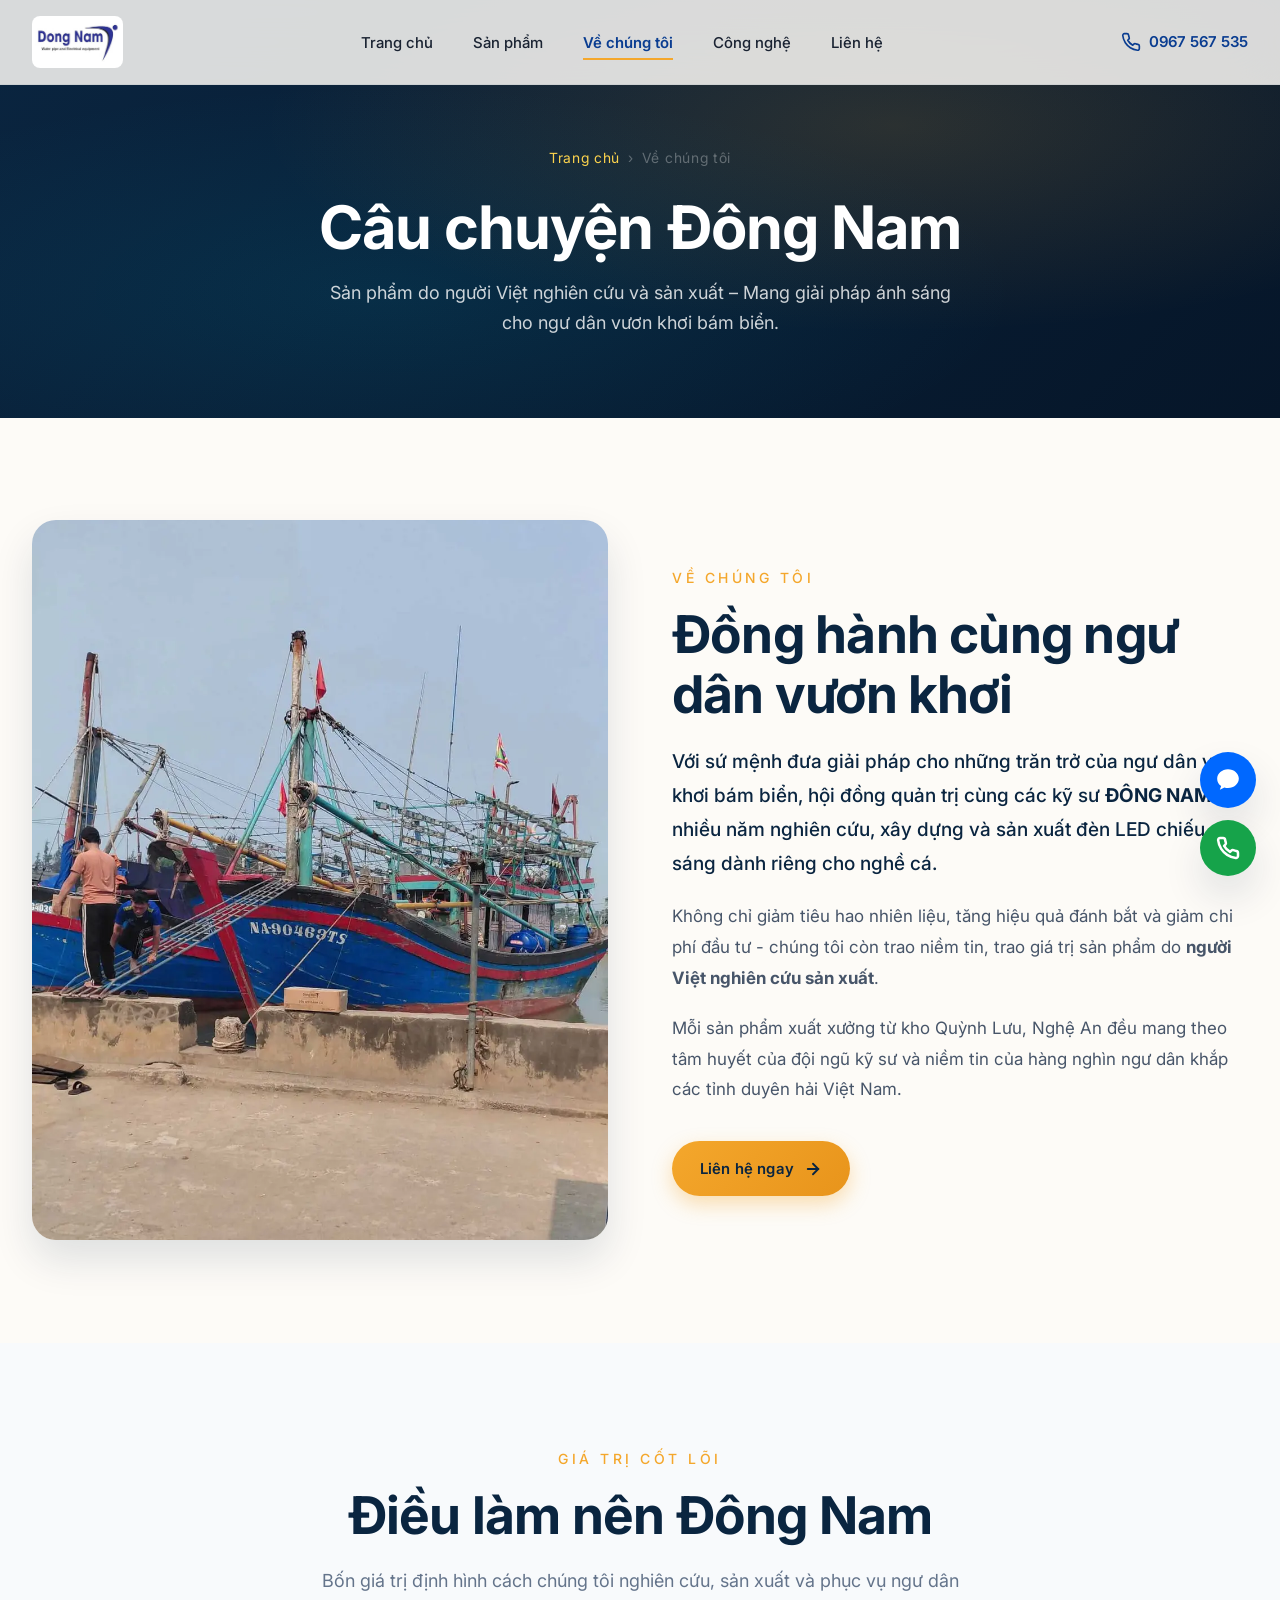
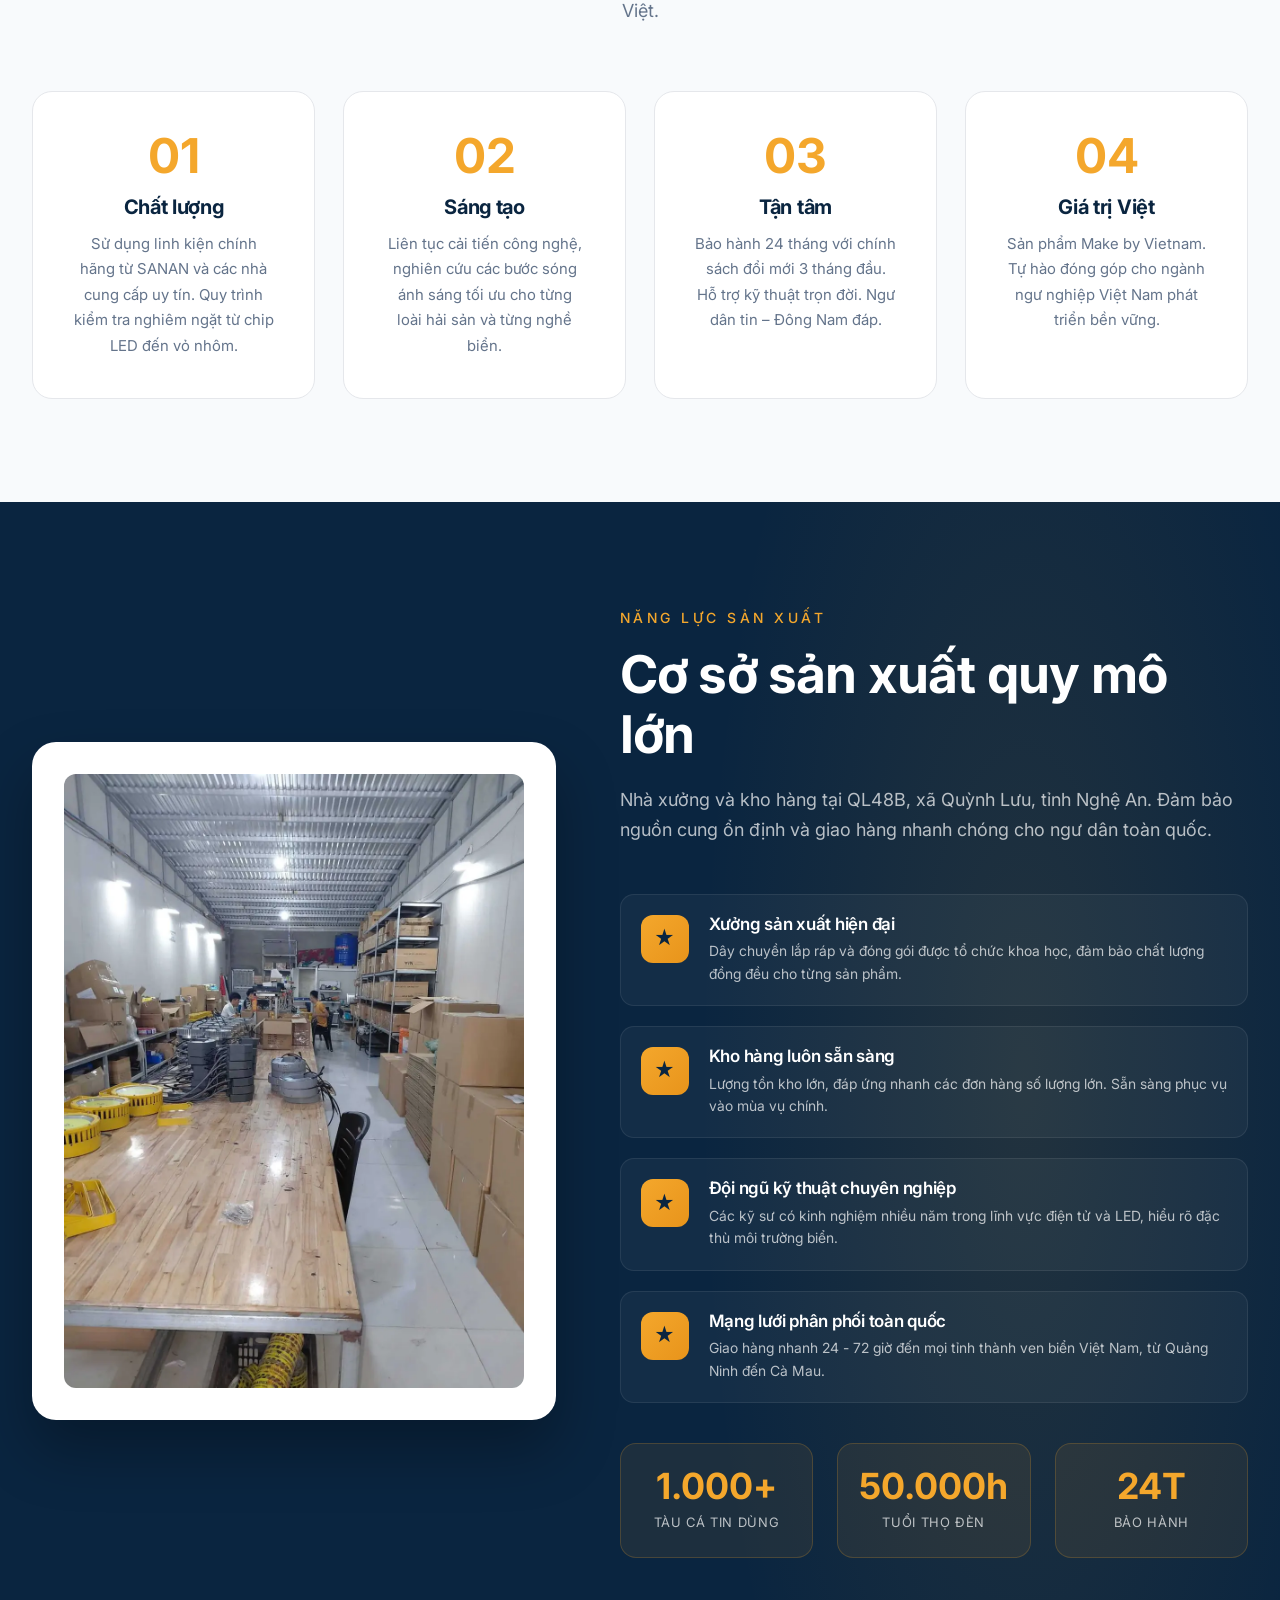
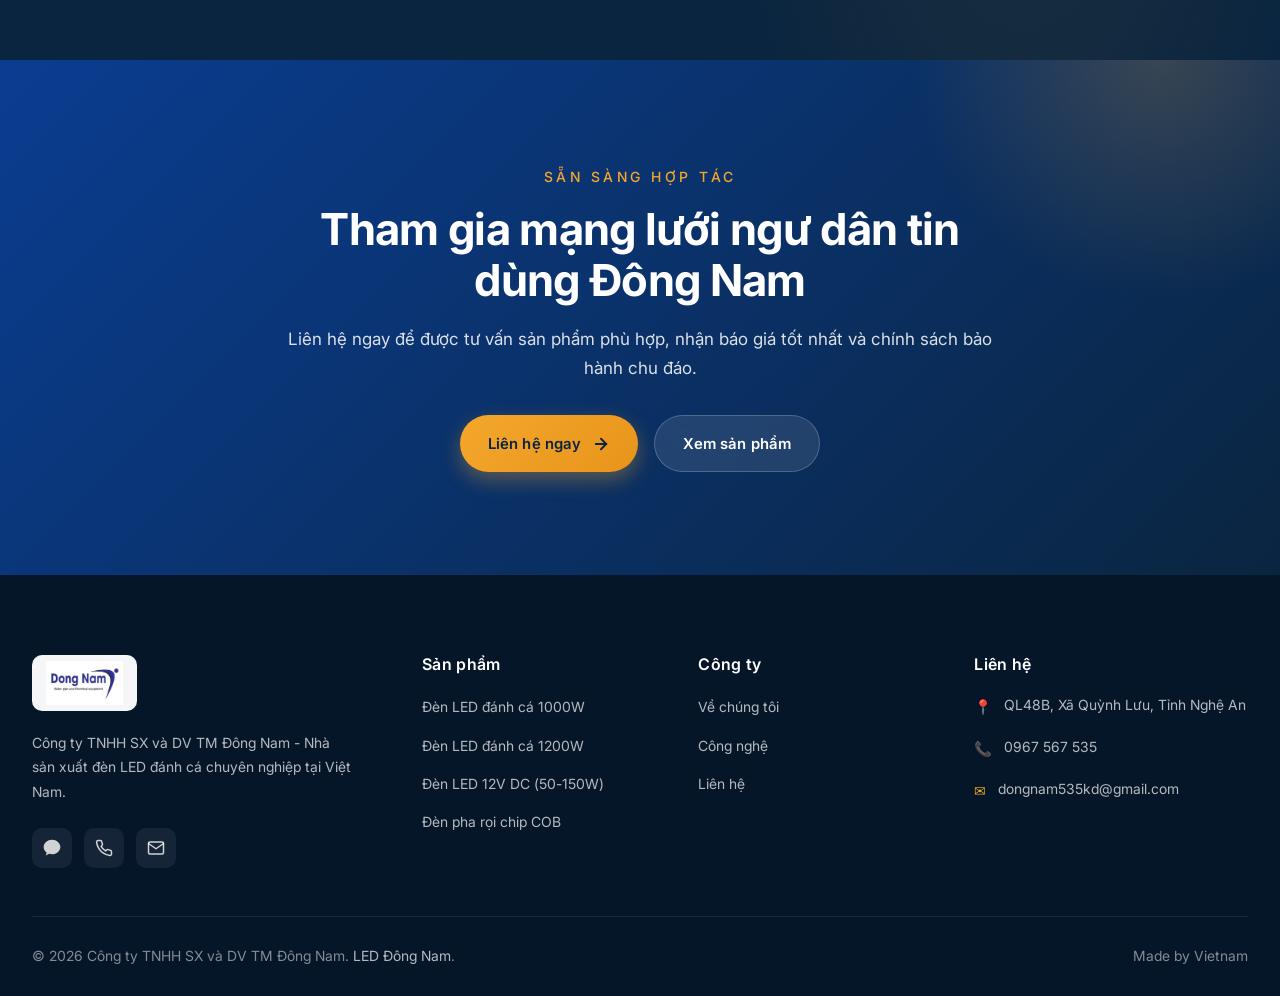
<file: about/index.html>
<!doctype html>
<html lang="vi">
  <head>
    <meta charset="UTF-8" />
    <meta
      http-equiv="Content-Security-Policy"
      content="default-src 'self'; base-uri 'self'; object-src 'none'; script-src 'self' https://www.googletagmanager.com; style-src 'self' 'unsafe-inline' https://www.googletagmanager.com https://fonts.googleapis.com; img-src 'self' data: https://*.google-analytics.com https://*.googletagmanager.com https://fonts.gstatic.com; font-src 'self' https://fonts.gstatic.com; connect-src 'self' https://*.google-analytics.com https://*.analytics.google.com https://*.googletagmanager.com; frame-src https://www.google.com; form-action 'self'; upgrade-insecure-requests"
    />
    <meta name="viewport" content="width=device-width, initial-scale=1.0" />

    <title>Về Đông Nam | Công Ty SX Đèn LED Đánh Cá Hàng Đầu Việt Nam</title>
    <meta
      name="description"
      content="Công ty TNHH SX và DV TM Đông Nam - Hơn nhiều năm sản xuất đèn LED đánh cá tại Quỳnh Lưu, Nghệ An. Sứ mệnh đồng hành cùng ngư dân Việt vươn khơi bám biển. Sản phẩm Made in Vietnam."
    />
    <meta
      name="keywords"
      content="công ty đông nam, đèn led đánh cá Nghệ An, nhà sản xuất đèn led tàu cá, đèn led made in vietnam, công ty SX đèn LED ngư dân"
    />
    <meta name="robots" content="index, follow" />
    <link rel="canonical" href="https://leddanhcadongnam.com/about/" />

    <meta property="og:type" content="website" />
    <meta property="og:url" content="https://leddanhcadongnam.com/about/" />
    <meta
      property="og:title"
      content="Về Đông Nam | Công Ty SX Đèn LED Đánh Cá Hàng Đầu Việt Nam"
    />
    <meta
      property="og:description"
      content="Sản phẩm đèn LED đánh cá do người Việt nghiên cứu và sản xuất - Đồng hành ngư dân vươn khơi."
    />
    <meta
      property="og:image"
      content="https://leddanhcadongnam.com/assets/images/xuong-san-xuat.jpg"
    />

    <meta name="theme-color" content="#0a2540" />
    <link rel="icon" type="image/svg+xml" href="/assets/images/favicon.svg" />

    <link
      rel="preload"
      href="/assets/fonts/Inter18pt-Regular.woff2"
      as="font"
      type="font/woff2"
      crossorigin
    />
    <link
      rel="preload"
      href="/assets/fonts/Inter18pt-Bold.woff2"
      as="font"
      type="font/woff2"
      crossorigin
    />
    <link rel="stylesheet" href="/assets/fonts/stylesheet.css" />
    <link rel="stylesheet" href="/assets/css/style.css" />

    <script type="application/ld+json">
      {
        "@context": "https://schema.org",
        "@type": "AboutPage",
        "name": "Về Đông Nam LED",
        "description": "Công ty TNHH SX và DV TM Đông Nam chuyên sản xuất đèn LED đánh cá tại Quỳnh Lưu, Nghệ An, Việt Nam."
      }
    </script>
    <!-- Google tag (gtag.js) -->
    <script async src="https://www.googletagmanager.com/gtag/js?id=G-V5WYM7NGPG"></script>
    <script src="/assets/js/analytics.js"></script>
  </head>
  <body>
    <header class="site-header">
      <div class="container">
        <nav class="nav-wrapper" aria-label="Điều hướng chính">
          <a href="/" class="logo" aria-label="Đông Nam LED - Trang chủ">
            <img src="/assets/images/logo.jpg" alt="Logo Đông Nam LED" />
          </a>
          <ul class="nav-menu">
            <li><a href="/">Trang chủ</a></li>
            <li><a href="/products/">Sản phẩm</a></li>
            <li><a href="/about/" class="active">Về chúng tôi</a></li>
            <li><a href="/#cong-nghe">Công nghệ</a></li>
            <li><a href="/contact/">Liên hệ</a></li>
          </ul>
          <div class="nav-cta">
            <a href="tel:0967567535" class="phone-link">
              <svg
                width="20"
                height="20"
                viewBox="0 0 24 24"
                fill="none"
                stroke="currentColor"
                stroke-width="2"
                stroke-linecap="round"
                stroke-linejoin="round"
              >
                <path
                  d="M22 16.92v3a2 2 0 0 1-2.18 2 19.79 19.79 0 0 1-8.63-3.07 19.5 19.5 0 0 1-6-6 19.79 19.79 0 0 1-3.07-8.67A2 2 0 0 1 4.11 2h3a2 2 0 0 1 2 1.72 12.84 12.84 0 0 0 .7 2.81 2 2 0 0 1-.45 2.11L8.09 9.91a16 16 0 0 0 6 6l1.27-1.27a2 2 0 0 1 2.11-.45 12.84 12.84 0 0 0 2.81.7A2 2 0 0 1 22 16.92z"
                />
              </svg>
              <span>0967 567 535</span>
            </a>
            <button
              class="menu-toggle"
              aria-label="Mở menu"
              aria-expanded="false"
            >
              <svg
                width="22"
                height="22"
                viewBox="0 0 24 24"
                fill="none"
                stroke="currentColor"
                stroke-width="2.5"
                stroke-linecap="round"
              >
                <line x1="3" y1="6" x2="21" y2="6" />
                <line x1="3" y1="12" x2="21" y2="12" />
                <line x1="3" y1="18" x2="21" y2="18" />
              </svg>
            </button>
          </div>
        </nav>
      </div>
    </header>

    <section class="page-header">
      <div class="container">
        <div class="page-header-content">
          <div class="breadcrumb">
            <a href="/">Trang chủ</a>
            <span>›</span>
            <span>Về chúng tôi</span>
          </div>
          <h1>Câu chuyện Đông Nam</h1>
          <p>
            Sản phẩm do người Việt nghiên cứu và sản xuất – Mang giải pháp ánh
            sáng cho ngư dân vươn khơi bám biển.
          </p>
        </div>
      </div>
    </section>

    <section class="about-intro">
      <div class="container">
        <div class="about-intro-grid">
          <div class="about-intro-image fade-in">
            <img
              src="/assets/images/hop-san-pham.webp"
              alt="Xưởng sản xuất đèn LED Đông Nam tại Nghệ An"
              width="680"
              height="510"
              loading="lazy"
              decoding="async"
            />
          </div>
          <div class="about-intro-content fade-in">
            <span class="eyebrow">Về chúng tôi</span>
            <h2 class="section-title">Đồng hành cùng ngư dân vươn khơi</h2>
            <p>
              Với sứ mệnh đưa giải pháp cho những trăn trở của ngư dân vươn khơi
              bám biển, hội đồng quản trị cùng các kỹ sư
              <strong>ĐÔNG NAM</strong> đã nhiều năm nghiên cứu, xây dựng và sản
              xuất đèn LED chiếu sáng dành riêng cho nghề cá.
            </p>
            <p>
              Không chỉ giảm tiêu hao nhiên liệu, tăng hiệu quả đánh bắt và giảm
              chi phí đầu tư - chúng tôi còn trao niềm tin, trao giá trị sản
              phẩm do <strong>người Việt nghiên cứu sản xuất</strong>.
            </p>
            <p>
              Mỗi sản phẩm xuất xưởng từ kho Quỳnh Lưu, Nghệ An đều mang theo
              tâm huyết của đội ngũ kỹ sư và niềm tin của hàng nghìn ngư dân
              khắp các tỉnh duyên hải Việt Nam.
            </p>
            <a
              href="/contact/"
              class="btn btn-primary"
              style="margin-top: 1rem"
            >
              Liên hệ ngay
              <svg
                class="arrow"
                width="18"
                height="18"
                viewBox="0 0 24 24"
                fill="none"
                stroke="currentColor"
                stroke-width="2.5"
                stroke-linecap="round"
              >
                <line x1="5" y1="12" x2="19" y2="12" />
                <polyline points="12 5 19 12 12 19" />
              </svg>
            </a>
          </div>
        </div>
      </div>
    </section>

    <section class="values-section">
      <div class="container">
        <div class="features-header fade-in">
          <span class="eyebrow">Giá trị cốt lõi</span>
          <h2 class="section-title">Điều làm nên Đông Nam</h2>
          <p class="section-subtitle">
            Bốn giá trị định hình cách chúng tôi nghiên cứu, sản xuất và phục vụ
            ngư dân Việt.
          </p>
        </div>

        <div class="values-grid">
          <div class="value-card fade-in">
            <div class="value-number">01</div>
            <h3>Chất lượng</h3>
            <p>
              Sử dụng linh kiện chính hãng từ SANAN và các nhà cung cấp uy tín.
              Quy trình kiểm tra nghiêm ngặt từ chip LED đến vỏ nhôm.
            </p>
          </div>
          <div class="value-card fade-in">
            <div class="value-number">02</div>
            <h3>Sáng tạo</h3>
            <p>
              Liên tục cải tiến công nghệ, nghiên cứu các bước sóng ánh sáng tối
              ưu cho từng loài hải sản và từng nghề biển.
            </p>
          </div>
          <div class="value-card fade-in">
            <div class="value-number">03</div>
            <h3>Tận tâm</h3>
            <p>
              Bảo hành 24 tháng với chính sách đổi mới 3 tháng đầu. Hỗ trợ kỹ
              thuật trọn đời. Ngư dân tin – Đông Nam đáp.
            </p>
          </div>
          <div class="value-card fade-in">
            <div class="value-number">04</div>
            <h3>Giá trị Việt</h3>
            <p>
              Sản phẩm Make by Vietnam. Tự hào đóng góp cho ngành ngư nghiệp
              Việt Nam phát triển bền vững.
            </p>
          </div>
        </div>
      </div>
    </section>

    <section class="tech-section">
      <div class="container">
        <div class="tech-grid">
          <div class="tech-image fade-in">
            <img
              src="/assets/images/kho-hang.webp"
              alt="Kho hàng đèn LED đánh cá Đông Nam"
              width="680"
              height="510"
              loading="lazy"
              decoding="async"
            />
          </div>
          <div class="fade-in">
            <span class="eyebrow">Năng lực sản xuất</span>
            <h2 class="section-title">Cơ sở sản xuất quy mô lớn</h2>
            <p class="section-subtitle" style="color: rgba(255, 255, 255, 0.7)">
              Nhà xưởng và kho hàng tại QL48B, xã Quỳnh Lưu, tỉnh Nghệ An. Đảm
              bảo nguồn cung ổn định và giao hàng nhanh chóng cho ngư dân toàn
              quốc.
            </p>

            <div class="tech-features">
              <div class="tech-feature">
                <div class="tech-feature-number">★</div>
                <div>
                  <h3>Xưởng sản xuất hiện đại</h3>
                  <p>
                    Dây chuyền lắp ráp và đóng gói được tổ chức khoa học, đảm
                    bảo chất lượng đồng đều cho từng sản phẩm.
                  </p>
                </div>
              </div>
              <div class="tech-feature">
                <div class="tech-feature-number">★</div>
                <div>
                  <h3>Kho hàng luôn sẵn sàng</h3>
                  <p>
                    Lượng tồn kho lớn, đáp ứng nhanh các đơn hàng số lượng lớn.
                    Sẵn sàng phục vụ vào mùa vụ chính.
                  </p>
                </div>
              </div>
              <div class="tech-feature">
                <div class="tech-feature-number">★</div>
                <div>
                  <h3>Đội ngũ kỹ thuật chuyên nghiệp</h3>
                  <p>
                    Các kỹ sư có kinh nghiệm nhiều năm trong lĩnh vực điện tử và
                    LED, hiểu rõ đặc thù môi trường biển.
                  </p>
                </div>
              </div>
              <div class="tech-feature">
                <div class="tech-feature-number">★</div>
                <div>
                  <h3>Mạng lưới phân phối toàn quốc</h3>
                  <p>
                    Giao hàng nhanh 24 - 72 giờ đến mọi tỉnh thành ven biển Việt
                    Nam, từ Quảng Ninh đến Cà Mau.
                  </p>
                </div>
              </div>
            </div>

            <div class="mfg-stats">
              <div class="mfg-stat">
                <div class="mfg-stat-value">1.000+</div>
                <div class="mfg-stat-label">Tàu cá tin dùng</div>
              </div>
              <div class="mfg-stat">
                <div class="mfg-stat-value">50.000h</div>
                <div class="mfg-stat-label">Tuổi thọ đèn</div>
              </div>
              <div class="mfg-stat">
                <div class="mfg-stat-value">24T</div>
                <div class="mfg-stat-label">Bảo hành</div>
              </div>
            </div>
          </div>
        </div>
      </div>
    </section>

    <section class="cta-banner">
      <div class="container">
        <div class="cta-content fade-in">
          <span class="eyebrow">Sẵn sàng hợp tác</span>
          <h2>Tham gia mạng lưới ngư dân tin dùng Đông Nam</h2>
          <p>
            Liên hệ ngay để được tư vấn sản phẩm phù hợp, nhận báo giá tốt nhất
            và chính sách bảo hành chu đáo.
          </p>
          <div class="cta-buttons">
            <a href="/contact/" class="btn btn-primary">
              Liên hệ ngay
              <svg
                class="arrow"
                width="18"
                height="18"
                viewBox="0 0 24 24"
                fill="none"
                stroke="currentColor"
                stroke-width="2.5"
                stroke-linecap="round"
              >
                <line x1="5" y1="12" x2="19" y2="12" />
                <polyline points="12 5 19 12 12 19" />
              </svg>
            </a>
            <a href="/products/" class="btn btn-ghost"> Xem sản phẩm </a>
          </div>
        </div>
      </div>
    </section>

    <footer class="site-footer">
      <div class="container">
        <div class="footer-grid">
          <div class="footer-brand">
            <a href="/" aria-label="Đông Nam LED - Trang chủ">
              <img
                src="/assets/images/logo.jpg"
                alt="Logo Đông Nam LED"
                width="160"
                height="56"
                loading="lazy"
                decoding="async"
              />
            </a>
            <p>
              Công ty TNHH SX và DV TM Đông Nam - Nhà sản xuất đèn LED đánh cá
              chuyên nghiệp tại Việt Nam.
            </p>
            <div class="social-links">
              <a
                href="https://zalo.me/0967567535"
                target="_blank"
                rel="noopener"
                class="social-link"
                aria-label="Zalo"
              >
                <svg
                  width="20"
                  height="20"
                  viewBox="0 0 24 24"
                  fill="currentColor"
                >
                  <path
                    d="M12 2C6.48 2 2 5.94 2 10.8c0 2.74 1.43 5.18 3.66 6.82L4.5 21l4.16-2.04c1.04.32 2.18.5 3.34.5 5.52 0 10-3.94 10-8.8C22 5.94 17.52 2 12 2z"
                  />
                </svg>
              </a>
              <a
                href="tel:0967567535"
                class="social-link"
                aria-label="Điện thoại"
              >
                <svg
                  width="18"
                  height="18"
                  viewBox="0 0 24 24"
                  fill="none"
                  stroke="currentColor"
                  stroke-width="2"
                  stroke-linecap="round"
                  stroke-linejoin="round"
                >
                  <path
                    d="M22 16.92v3a2 2 0 0 1-2.18 2 19.79 19.79 0 0 1-8.63-3.07 19.5 19.5 0 0 1-6-6 19.79 19.79 0 0 1-3.07-8.67A2 2 0 0 1 4.11 2h3a2 2 0 0 1 2 1.72 12.84 12.84 0 0 0 .7 2.81 2 2 0 0 1-.45 2.11L8.09 9.91a16 16 0 0 0 6 6l1.27-1.27a2 2 0 0 1 2.11-.45 12.84 12.84 0 0 0 2.81.7A2 2 0 0 1 22 16.92z"
                  />
                </svg>
              </a>
              <a
                href="mailto:dongnam535kd@gmail.com"
                class="social-link"
                aria-label="Email"
              >
                <svg
                  width="18"
                  height="18"
                  viewBox="0 0 24 24"
                  fill="none"
                  stroke="currentColor"
                  stroke-width="2"
                  stroke-linecap="round"
                  stroke-linejoin="round"
                >
                  <path
                    d="M4 4h16c1.1 0 2 .9 2 2v12c0 1.1-.9 2-2 2H4c-1.1 0-2-.9-2-2V6c0-1.1.9-2 2-2z"
                  />
                  <polyline points="22,6 12,13 2,6" />
                </svg>
              </a>
            </div>
          </div>
          <div class="footer-column">
            <h3>Sản phẩm</h3>
            <ul>
              <li><a href="/products/">Đèn LED đánh cá 1000W</a></li>
              <li><a href="/products/">Đèn LED đánh cá 1200W</a></li>
              <li><a href="/products/">Đèn LED 12V DC (50-150W)</a></li>
              <li><a href="/products/">Đèn pha rọi chip COB</a></li>
            </ul>
          </div>
          <div class="footer-column">
            <h3>Công ty</h3>
            <ul>
              <li><a href="/about/">Về chúng tôi</a></li>
              <li><a href="/#cong-nghe">Công nghệ</a></li>
              <li><a href="/contact/">Liên hệ</a></li>
            </ul>
          </div>
          <div class="footer-column">
            <h3>Liên hệ</h3>
            <div class="contact-item">
              <span class="contact-icon">📍</span
              ><span>QL48B, Xã Quỳnh Lưu, Tỉnh Nghệ An</span>
            </div>
            <div class="contact-item">
              <span class="contact-icon">📞</span
              ><a href="tel:0967567535">0967 567 535</a>
            </div>
            <div class="contact-item">
              <span class="contact-icon">✉</span
              ><a href="mailto:dongnam535kd@gmail.com"
                >dongnam535kd@gmail.com</a
              >
            </div>
          </div>
        </div>
        <div class="footer-bottom">
          <div>
            © 2026 Công ty TNHH SX và DV TM Đông Nam.
            <a href="/">LED Đông Nam</a>.
          </div>
          <div>Made by Vietnam</div>
        </div>
      </div>
    </footer>

    <div class="float-actions">
      <a
        href="https://zalo.me/0967567535"
        target="_blank"
        rel="noopener"
        class="float-btn zalo"
        aria-label="Chat Zalo"
      >
        <svg width="26" height="26" viewBox="0 0 24 24" fill="currentColor">
          <path
            d="M12 2C6.48 2 2 5.94 2 10.8c0 2.74 1.43 5.18 3.66 6.82L4.5 21l4.16-2.04c1.04.32 2.18.5 3.34.5 5.52 0 10-3.94 10-8.8C22 5.94 17.52 2 12 2z"
          />
        </svg>
      </a>
      <a href="tel:0967567535" class="float-btn phone" aria-label="Gọi điện">
        <svg
          width="24"
          height="24"
          viewBox="0 0 24 24"
          fill="none"
          stroke="currentColor"
          stroke-width="2.5"
          stroke-linecap="round"
          stroke-linejoin="round"
        >
          <path
            d="M22 16.92v3a2 2 0 0 1-2.18 2 19.79 19.79 0 0 1-8.63-3.07 19.5 19.5 0 0 1-6-6 19.79 19.79 0 0 1-3.07-8.67A2 2 0 0 1 4.11 2h3a2 2 0 0 1 2 1.72 12.84 12.84 0 0 0 .7 2.81 2 2 0 0 1-.45 2.11L8.09 9.91a16 16 0 0 0 6 6l1.27-1.27a2 2 0 0 1 2.11-.45 12.84 12.84 0 0 0 2.81.7A2 2 0 0 1 22 16.92z"
          />
        </svg>
      </a>
    </div>

    <script src="/assets/js/main.js" defer></script>
  </body>
</html>
</file>
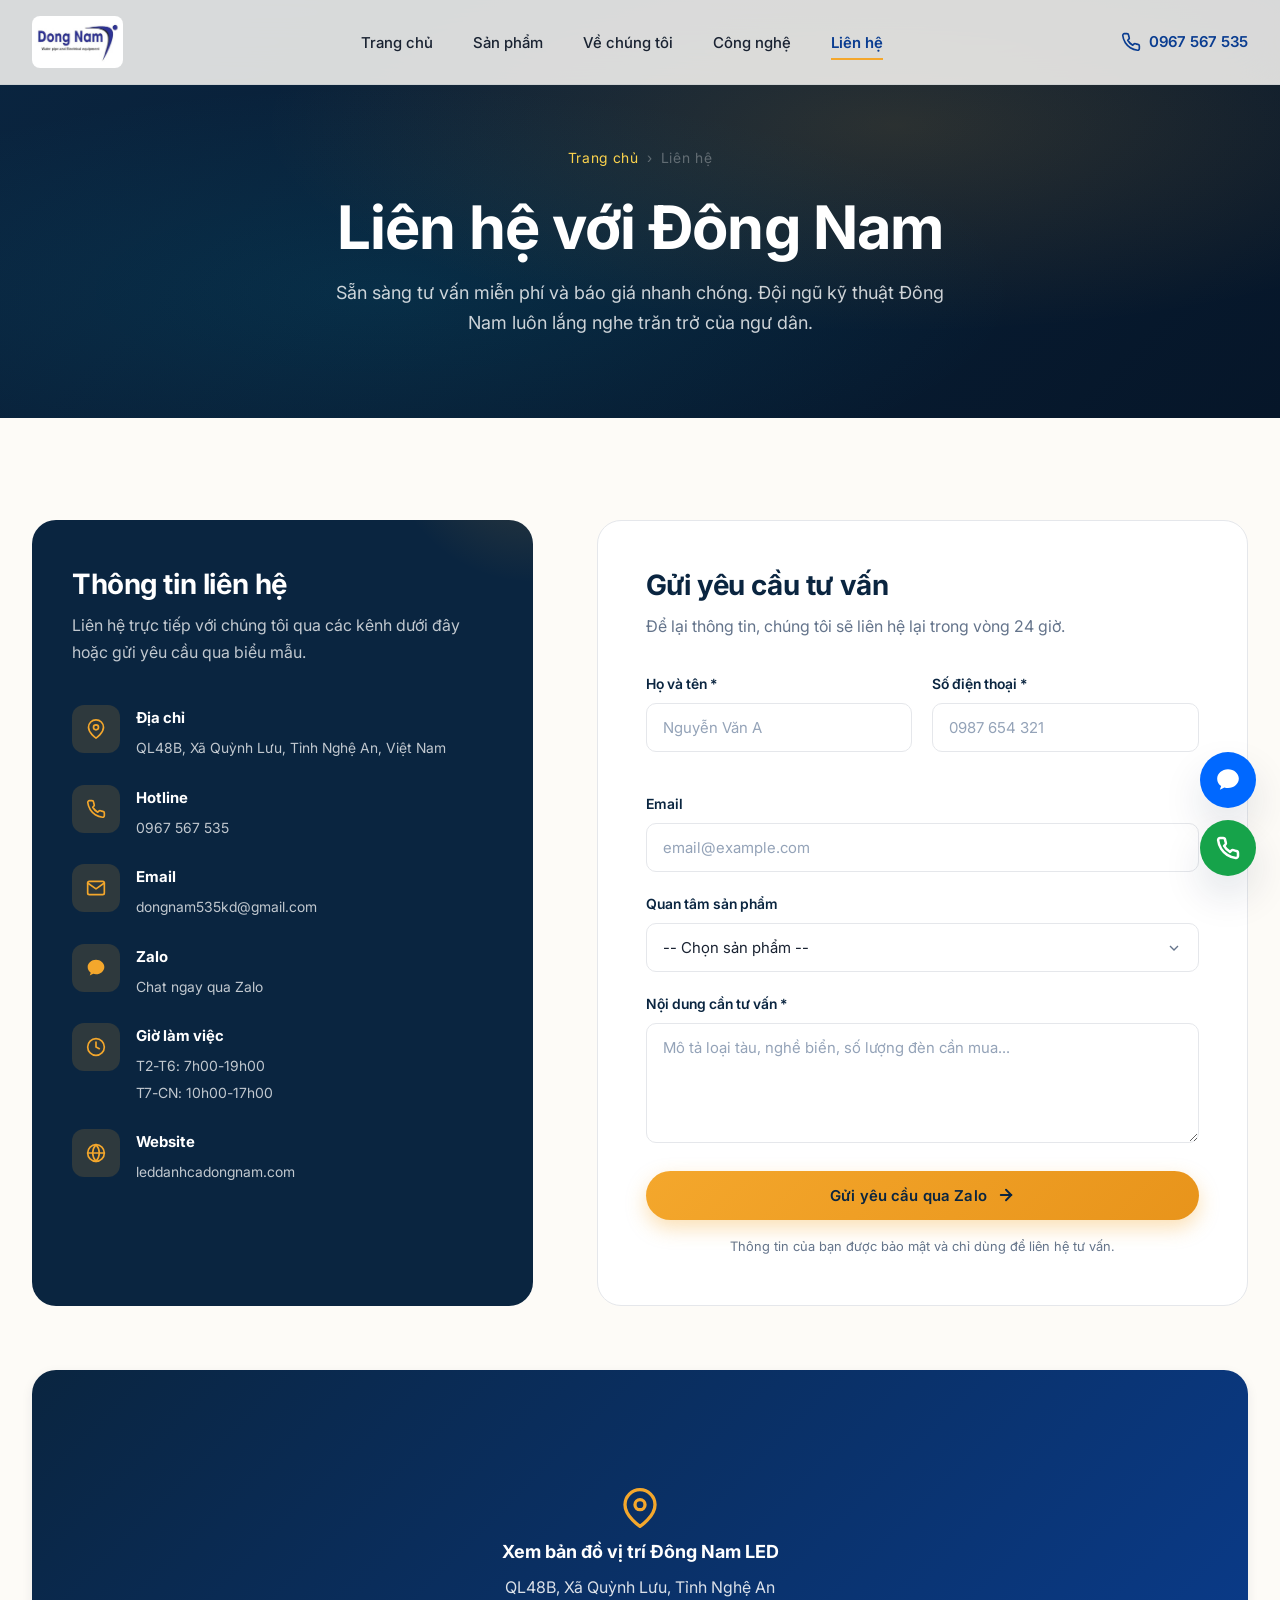
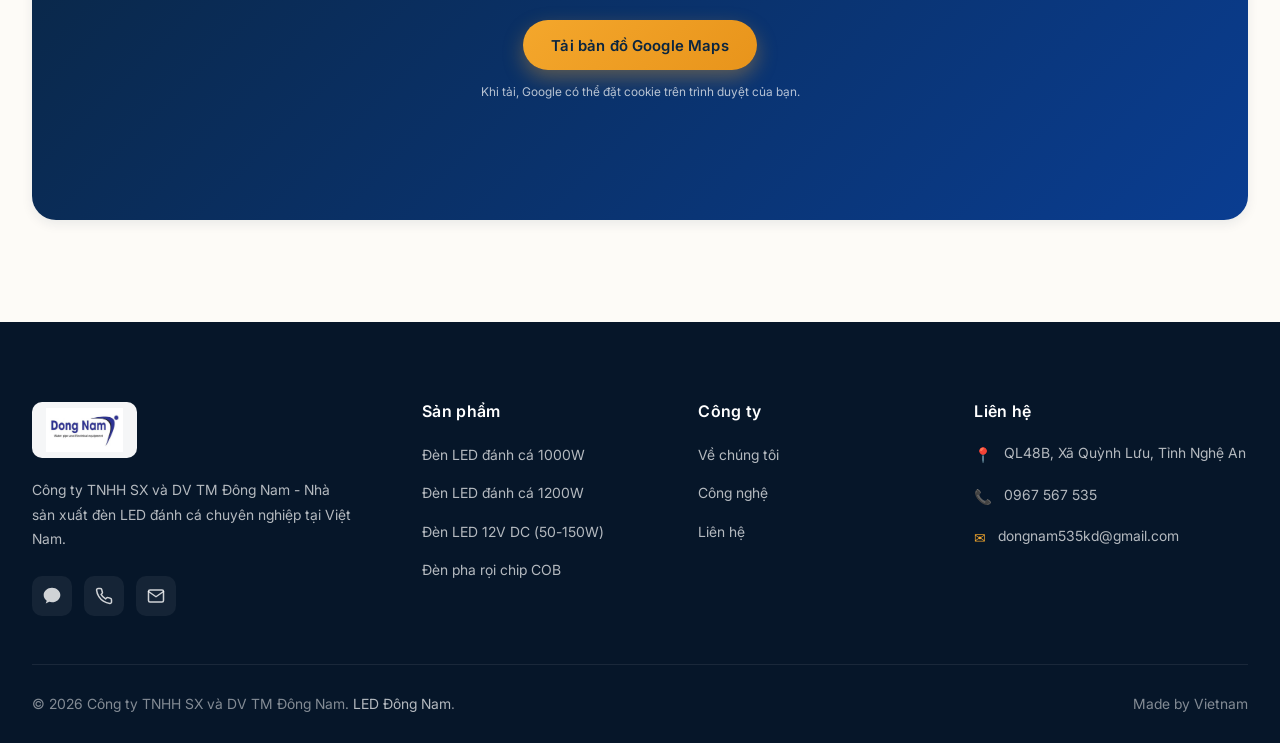
<file: contact/index.html>
<!doctype html>
<html lang="vi">
  <head>
    <meta charset="UTF-8" />
    <meta
      http-equiv="Content-Security-Policy"
      content="default-src 'self'; base-uri 'self'; object-src 'none'; script-src 'self' https://www.googletagmanager.com; style-src 'self' 'unsafe-inline' https://www.googletagmanager.com https://fonts.googleapis.com; img-src 'self' data: https://*.google-analytics.com https://*.googletagmanager.com https://fonts.gstatic.com; font-src 'self' https://fonts.gstatic.com; connect-src 'self' https://*.google-analytics.com https://*.analytics.google.com https://*.googletagmanager.com; frame-src https://www.google.com; form-action 'self'; upgrade-insecure-requests"
    />
    <meta name="viewport" content="width=device-width, initial-scale=1.0" />

    <title>Liên Hệ Đông Nam LED | Đèn LED Đánh Cá - Hotline 0967 567 535</title>
    <meta
      name="description"
      content="Liên hệ Đông Nam LED để được tư vấn miễn phí về đèn LED đánh cá. Hotline: 0967 567 535, Email: dongnam535kd@gmail.com, Địa chỉ: QL48B, Quỳnh Lưu, Nghệ An."
    />
    <meta
      name="keywords"
      content="liên hệ đèn led đánh cá, hotline đông nam, đông nam quỳnh lưu, mua đèn led tàu cá, báo giá đèn led đánh cá"
    />
    <meta name="robots" content="index, follow" />
    <link rel="canonical" href="https://leddanhcadongnam.com/contact/" />

    <meta property="og:type" content="website" />
    <meta property="og:locale" content="vi_VN" />
    <meta property="og:site_name" content="Đông Nam LED" />
    <meta property="og:url" content="https://leddanhcadongnam.com/contact/" />
    <meta
      property="og:title"
      content="Liên Hệ Đông Nam LED | Hotline 0967 567 535"
    />
    <meta
      property="og:description"
      content="Tư vấn miễn phí đèn LED đánh cá. Liên hệ ngay để nhận báo giá tốt nhất."
    />
    <meta
      property="og:image"
      content="https://leddanhcadongnam.com/assets/images/san-pham-hoan-thien.jpg"
    />

    <meta name="twitter:card" content="summary_large_image" />
    <meta
      name="twitter:title"
      content="Liên Hệ Đông Nam LED | Hotline 0967 567 535"
    />
    <meta
      name="twitter:description"
      content="Tư vấn miễn phí đèn LED đánh cá. Liên hệ ngay để nhận báo giá tốt nhất."
    />
    <meta
      name="twitter:image"
      content="https://leddanhcadongnam.com/assets/images/san-pham-hoan-thien.jpg"
    />

    <meta name="theme-color" content="#0a2540" />
    <link rel="icon" type="image/svg+xml" href="/assets/images/favicon.svg" />

    <link
      rel="preload"
      href="/assets/fonts/Inter18pt-Regular.woff2"
      as="font"
      type="font/woff2"
      crossorigin
    />
    <link
      rel="preload"
      href="/assets/fonts/Inter18pt-Bold.woff2"
      as="font"
      type="font/woff2"
      crossorigin
    />
    <link rel="stylesheet" href="/assets/fonts/stylesheet.css" />
    <link rel="stylesheet" href="/assets/css/style.css" />

    <script type="application/ld+json">
      {
        "@context": "https://schema.org",
        "@type": "ContactPage",
        "name": "Liên Hệ Đông Nam LED",
        "description": "Trang liên hệ Công ty TNHH SX và DV TM Đông Nam",
        "url": "https://leddanhcadongnam.com/contact/"
      }
    </script>
    <!-- Google tag (gtag.js) -->
    <script async src="https://www.googletagmanager.com/gtag/js?id=G-V5WYM7NGPG"></script>
    <script src="/assets/js/analytics.js"></script>
  </head>
  <body>
    <header class="site-header">
      <div class="container">
        <nav class="nav-wrapper" aria-label="Điều hướng chính">
          <a href="/" class="logo" aria-label="Đông Nam LED - Trang chủ">
            <img
              src="/assets/images/logo.jpg"
              alt="Logo Đông Nam LED"
              width="400"
              height="229"
              decoding="async"
            />
          </a>
          <ul class="nav-menu">
            <li><a href="/">Trang chủ</a></li>
            <li><a href="/products/">Sản phẩm</a></li>
            <li><a href="/about/">Về chúng tôi</a></li>
            <li><a href="/#cong-nghe">Công nghệ</a></li>
            <li><a href="/contact/" class="active">Liên hệ</a></li>
          </ul>
          <div class="nav-cta">
            <a
              href="tel:0967567535"
              class="phone-link"
              aria-label="Gọi hotline 0967 567 535"
            >
              <svg
                aria-hidden="true"
                focusable="false"
                width="20"
                height="20"
                viewBox="0 0 24 24"
                fill="none"
                stroke="currentColor"
                stroke-width="2"
                stroke-linecap="round"
                stroke-linejoin="round"
              >
                <path
                  d="M22 16.92v3a2 2 0 0 1-2.18 2 19.79 19.79 0 0 1-8.63-3.07 19.5 19.5 0 0 1-6-6 19.79 19.79 0 0 1-3.07-8.67A2 2 0 0 1 4.11 2h3a2 2 0 0 1 2 1.72 12.84 12.84 0 0 0 .7 2.81 2 2 0 0 1-.45 2.11L8.09 9.91a16 16 0 0 0 6 6l1.27-1.27a2 2 0 0 1 2.11-.45 12.84 12.84 0 0 0 2.81.7A2 2 0 0 1 22 16.92z"
                />
              </svg>
              <span>0967 567 535</span>
            </a>
            <button
              class="menu-toggle"
              aria-label="Mở menu"
              aria-expanded="false"
            >
              <svg
                aria-hidden="true"
                focusable="false"
                width="22"
                height="22"
                viewBox="0 0 24 24"
                fill="none"
                stroke="currentColor"
                stroke-width="2.5"
                stroke-linecap="round"
              >
                <line x1="3" y1="6" x2="21" y2="6" />
                <line x1="3" y1="12" x2="21" y2="12" />
                <line x1="3" y1="18" x2="21" y2="18" />
              </svg>
            </button>
          </div>
        </nav>
      </div>
    </header>

    <section class="page-header">
      <div class="container">
        <div class="page-header-content">
          <div class="breadcrumb">
            <a href="/">Trang chủ</a>
            <span>›</span>
            <span>Liên hệ</span>
          </div>
          <h1>Liên hệ với Đông Nam</h1>
          <p>
            Sẵn sàng tư vấn miễn phí và báo giá nhanh chóng. Đội ngũ kỹ thuật
            Đông Nam luôn lắng nghe trăn trở của ngư dân.
          </p>
        </div>
      </div>
    </section>

    <section class="contact-section">
      <div class="container">
        <div class="contact-grid">
          <!-- Contact Info Card -->
          <div class="contact-info-card fade-in">
            <h2>Thông tin liên hệ</h2>
            <p>
              Liên hệ trực tiếp với chúng tôi qua các kênh dưới đây hoặc gửi yêu
              cầu qua biểu mẫu.
            </p>

            <div class="contact-list">
              <div class="contact-list-item">
                <div class="contact-list-icon">
                  <svg
                    aria-hidden="true"
                    focusable="false"
                    width="20"
                    height="20"
                    viewBox="0 0 24 24"
                    fill="none"
                    stroke="currentColor"
                    stroke-width="2"
                    stroke-linecap="round"
                    stroke-linejoin="round"
                  >
                    <path d="M21 10c0 7-9 13-9 13s-9-6-9-13a9 9 0 0 1 18 0z" />
                    <circle cx="12" cy="10" r="3" />
                  </svg>
                </div>
                <div>
                  <strong>Địa chỉ</strong>
                  <span>QL48B, Xã Quỳnh Lưu, Tỉnh Nghệ An, Việt Nam</span>
                </div>
              </div>

              <div class="contact-list-item">
                <div class="contact-list-icon">
                  <svg
                    aria-hidden="true"
                    focusable="false"
                    width="20"
                    height="20"
                    viewBox="0 0 24 24"
                    fill="none"
                    stroke="currentColor"
                    stroke-width="2"
                    stroke-linecap="round"
                    stroke-linejoin="round"
                  >
                    <path
                      d="M22 16.92v3a2 2 0 0 1-2.18 2 19.79 19.79 0 0 1-8.63-3.07 19.5 19.5 0 0 1-6-6 19.79 19.79 0 0 1-3.07-8.67A2 2 0 0 1 4.11 2h3a2 2 0 0 1 2 1.72 12.84 12.84 0 0 0 .7 2.81 2 2 0 0 1-.45 2.11L8.09 9.91a16 16 0 0 0 6 6l1.27-1.27a2 2 0 0 1 2.11-.45 12.84 12.84 0 0 0 2.81.7A2 2 0 0 1 22 16.92z"
                    />
                  </svg>
                </div>
                <div>
                  <strong>Hotline</strong>
                  <a href="tel:0967567535">0967 567 535</a>
                </div>
              </div>

              <div class="contact-list-item">
                <div class="contact-list-icon">
                  <svg
                    aria-hidden="true"
                    focusable="false"
                    width="20"
                    height="20"
                    viewBox="0 0 24 24"
                    fill="none"
                    stroke="currentColor"
                    stroke-width="2"
                    stroke-linecap="round"
                    stroke-linejoin="round"
                  >
                    <path
                      d="M4 4h16c1.1 0 2 .9 2 2v12c0 1.1-.9 2-2 2H4c-1.1 0-2-.9-2-2V6c0-1.1.9-2 2-2z"
                    />
                    <polyline points="22,6 12,13 2,6" />
                  </svg>
                </div>
                <div>
                  <strong>Email</strong>
                  <a href="mailto:dongnam535kd@gmail.com"
                    >dongnam535kd@gmail.com</a
                  >
                </div>
              </div>

              <div class="contact-list-item">
                <div class="contact-list-icon">
                  <svg
                    aria-hidden="true"
                    focusable="false"
                    width="20"
                    height="20"
                    viewBox="0 0 24 24"
                    fill="currentColor"
                  >
                    <path
                      d="M12 2C6.48 2 2 5.94 2 10.8c0 2.74 1.43 5.18 3.66 6.82L4.5 21l4.16-2.04c1.04.32 2.18.5 3.34.5 5.52 0 10-3.94 10-8.8C22 5.94 17.52 2 12 2z"
                    />
                  </svg>
                </div>
                <div>
                  <strong>Zalo</strong>
                  <a
                    href="https://zalo.me/0967567535"
                    target="_blank"
                    rel="noopener noreferrer"
                    >Chat ngay qua Zalo</a
                  >
                </div>
              </div>

              <div class="contact-list-item">
                <div class="contact-list-icon">
                  <svg
                    aria-hidden="true"
                    focusable="false"
                    width="20"
                    height="20"
                    viewBox="0 0 24 24"
                    fill="none"
                    stroke="currentColor"
                    stroke-width="2"
                    stroke-linecap="round"
                    stroke-linejoin="round"
                  >
                    <circle cx="12" cy="12" r="10" />
                    <polyline points="12 6 12 12 16 14" />
                  </svg>
                </div>
                <div>
                  <strong>Giờ làm việc</strong>
                  <span>T2-T6: 7h00-19h00<br />T7-CN: 10h00-17h00</span>
                </div>
              </div>

              <div class="contact-list-item">
                <div class="contact-list-icon">
                  <svg
                    aria-hidden="true"
                    focusable="false"
                    width="20"
                    height="20"
                    viewBox="0 0 24 24"
                    fill="none"
                    stroke="currentColor"
                    stroke-width="2"
                    stroke-linecap="round"
                    stroke-linejoin="round"
                  >
                    <circle cx="12" cy="12" r="10" />
                    <line x1="2" y1="12" x2="22" y2="12" />
                    <path
                      d="M12 2a15.3 15.3 0 0 1 4 10 15.3 15.3 0 0 1-4 10 15.3 15.3 0 0 1-4-10 15.3 15.3 0 0 1 4-10z"
                    />
                  </svg>
                </div>
                <div>
                  <strong>Website</strong>
                  <a href="https://leddanhcadongnam.com"
                    >leddanhcadongnam.com</a
                  >
                </div>
              </div>
            </div>
          </div>

          <!-- Contact Form -->
          <div class="contact-form fade-in">
            <h2 class="contact-form-title">Gửi yêu cầu tư vấn</h2>
            <p class="contact-form-intro">
              Để lại thông tin, chúng tôi sẽ liên hệ lại trong vòng 24 giờ.
            </p>

            <form id="contact-form">
              <div class="form-row">
                <div class="form-group">
                  <label for="name"
                    >Họ và tên <span aria-hidden="true">*</span></label
                  >
                  <input
                    type="text"
                    id="name"
                    name="name"
                    required
                    autocomplete="name"
                    placeholder="Nguyễn Văn A"
                  />
                </div>
                <div class="form-group">
                  <label for="phone"
                    >Số điện thoại <span aria-hidden="true">*</span></label
                  >
                  <input
                    type="tel"
                    id="phone"
                    name="phone"
                    required
                    autocomplete="tel"
                    inputmode="tel"
                    placeholder="0987 654 321"
                  />
                </div>
              </div>

              <div class="form-group">
                <label for="email">Email</label>
                <input
                  type="email"
                  id="email"
                  name="email"
                  autocomplete="email"
                  inputmode="email"
                  placeholder="email@example.com"
                />
              </div>

              <div class="form-group">
                <label for="subject">Quan tâm sản phẩm</label>
                <select id="subject" name="subject">
                  <option value="">-- Chọn sản phẩm --</option>
                  <optgroup label="Dòng AC cao áp (1000W - 1200W)">
                    <option value="DN-1000W-T">
                      Đèn LED 1000W ánh sáng trắng (DN-1000W-T)
                    </option>
                    <option value="DN-1000W-V">
                      Đèn LED 1000W ánh sáng vàng (DN-1000W-V)
                    </option>
                    <option value="DN-1000W-XL">
                      Đèn LED 1000W xanh lục lam (DN-1000W-XL)
                    </option>
                    <option value="DN-1200W-T">
                      Đèn LED 1200W ánh sáng trắng (DN-1200W-T)
                    </option>
                    <option value="DN-1200W-V">
                      Đèn LED 1200W ánh sáng vàng (DN-1200W-V)
                    </option>
                    <option value="DN-1200W-XL">
                      Đèn LED 1200W xanh lục lam (DN-1200W-XL)
                    </option>
                  </optgroup>
                  <optgroup label="Dòng DC 12V (50W - 150W)">
                    <option value="DN-50W-DC">
                      Đèn LED 50W 12V DC (DN-50W-DC)
                    </option>
                    <option value="DN-100W-DC">
                      Đèn LED 100W 12V DC (DN-100W-DC)
                    </option>
                    <option value="DN-150W-DC">
                      Đèn LED 150W 12V DC (DN-150W-DC)
                    </option>
                  </optgroup>
                  <option value="khac">Khác / Tư vấn chung</option>
                </select>
              </div>

              <div class="form-group">
                <label for="message"
                  >Nội dung cần tư vấn <span aria-hidden="true">*</span></label
                >
                <textarea
                  id="message"
                  name="message"
                  required
                  placeholder="Mô tả loại tàu, nghề biển, số lượng đèn cần mua..."
                ></textarea>
              </div>

              <button type="submit" class="btn btn-primary form-submit">
                Gửi yêu cầu qua Zalo
                <svg
                  class="arrow"
                  aria-hidden="true"
                  focusable="false"
                  width="18"
                  height="18"
                  viewBox="0 0 24 24"
                  fill="none"
                  stroke="currentColor"
                  stroke-width="2.5"
                  stroke-linecap="round"
                >
                  <line x1="5" y1="12" x2="19" y2="12" />
                  <polyline points="12 5 19 12 12 19" />
                </svg>
              </button>

              <p class="form-note">
                Thông tin của bạn được bảo mật và chỉ dùng để liên hệ tư vấn.
              </p>
            </form>
          </div>
        </div>

        <!--
          Map facade: KHÔNG nhúng Google Maps khi tải trang để tránh
          third-party cookies. Iframe chỉ được chèn khi người dùng bấm.
        -->
        <div class="map-container fade-in">
          <div
            class="map-facade"
            id="map-facade"
            data-map-src="https://www.google.com/maps/embed?pb=!1m17!1m12!1m3!1d3769.2893643178813!2d105.64071827520699!3d19.13880688207885!2m3!1f0!2f0!3f0!3m2!1i1024!2i768!4f13.1!3m2!1m1!2zMTnCsDA4JzE5LjciTiAxMDXCsDM4JzM1LjkiRQ!5e0!3m2!1svi!2s!4v1764555452642!5m2!1svi!2s"
            data-map-title="Bản đồ vị trí Đông Nam LED tại Quỳnh Lưu, Nghệ An"
          >
            <div class="map-facade-inner">
              <svg
                aria-hidden="true"
                focusable="false"
                width="40"
                height="40"
                viewBox="0 0 24 24"
                fill="none"
                stroke="currentColor"
                stroke-width="2"
                stroke-linecap="round"
                stroke-linejoin="round"
              >
                <path d="M21 10c0 7-9 13-9 13s-9-6-9-13a9 9 0 0 1 18 0z" />
                <circle cx="12" cy="10" r="3" />
              </svg>
              <strong>Xem bản đồ vị trí Đông Nam LED</strong>
              <span>QL48B, Xã Quỳnh Lưu, Tỉnh Nghệ An</span>
              <button type="button" class="btn btn-primary map-facade-btn">
                Tải bản đồ Google Maps
              </button>
              <small>Khi tải, Google có thể đặt cookie trên trình duyệt của bạn.</small>
            </div>
          </div>
        </div>
      </div>
    </section>

    <footer class="site-footer">
      <div class="container">
        <div class="footer-grid">
          <div class="footer-brand">
            <a href="/" aria-label="Đông Nam LED - Trang chủ">
              <img
                src="/assets/images/logo.jpg"
                alt="Logo Đông Nam LED"
                width="160"
                height="56"
                loading="lazy"
                decoding="async"
              />
            </a>
            <p>
              Công ty TNHH SX và DV TM Đông Nam - Nhà sản xuất đèn LED đánh cá
              chuyên nghiệp tại Việt Nam.
            </p>
            <div class="social-links">
              <a
                href="https://zalo.me/0967567535"
                target="_blank"
                rel="noopener noreferrer"
                class="social-link"
                aria-label="Zalo"
              >
                <svg
                  aria-hidden="true"
                  focusable="false"
                  width="20"
                  height="20"
                  viewBox="0 0 24 24"
                  fill="currentColor"
                >
                  <path
                    d="M12 2C6.48 2 2 5.94 2 10.8c0 2.74 1.43 5.18 3.66 6.82L4.5 21l4.16-2.04c1.04.32 2.18.5 3.34.5 5.52 0 10-3.94 10-8.8C22 5.94 17.52 2 12 2z"
                  />
                </svg>
              </a>
              <a
                href="tel:0967567535"
                class="social-link"
                aria-label="Điện thoại"
              >
                <svg
                  aria-hidden="true"
                  focusable="false"
                  width="18"
                  height="18"
                  viewBox="0 0 24 24"
                  fill="none"
                  stroke="currentColor"
                  stroke-width="2"
                  stroke-linecap="round"
                  stroke-linejoin="round"
                >
                  <path
                    d="M22 16.92v3a2 2 0 0 1-2.18 2 19.79 19.79 0 0 1-8.63-3.07 19.5 19.5 0 0 1-6-6 19.79 19.79 0 0 1-3.07-8.67A2 2 0 0 1 4.11 2h3a2 2 0 0 1 2 1.72 12.84 12.84 0 0 0 .7 2.81 2 2 0 0 1-.45 2.11L8.09 9.91a16 16 0 0 0 6 6l1.27-1.27a2 2 0 0 1 2.11-.45 12.84 12.84 0 0 0 2.81.7A2 2 0 0 1 22 16.92z"
                  />
                </svg>
              </a>
              <a
                href="mailto:dongnam535kd@gmail.com"
                class="social-link"
                aria-label="Email"
              >
                <svg
                  aria-hidden="true"
                  focusable="false"
                  width="18"
                  height="18"
                  viewBox="0 0 24 24"
                  fill="none"
                  stroke="currentColor"
                  stroke-width="2"
                  stroke-linecap="round"
                  stroke-linejoin="round"
                >
                  <path
                    d="M4 4h16c1.1 0 2 .9 2 2v12c0 1.1-.9 2-2 2H4c-1.1 0-2-.9-2-2V6c0-1.1.9-2 2-2z"
                  />
                  <polyline points="22,6 12,13 2,6" />
                </svg>
              </a>
            </div>
          </div>
          <div class="footer-column">
            <h3>Sản phẩm</h3>
            <ul>
              <li><a href="/products/">Đèn LED đánh cá 1000W</a></li>
              <li><a href="/products/">Đèn LED đánh cá 1200W</a></li>
              <li><a href="/products/">Đèn LED 12V DC (50-150W)</a></li>
              <li><a href="/products/">Đèn pha rọi chip COB</a></li>
            </ul>
          </div>
          <div class="footer-column">
            <h3>Công ty</h3>
            <ul>
              <li><a href="/about/">Về chúng tôi</a></li>
              <li><a href="/#cong-nghe">Công nghệ</a></li>
              <li><a href="/contact/">Liên hệ</a></li>
            </ul>
          </div>
          <div class="footer-column">
            <h3>Liên hệ</h3>
            <div class="contact-item">
              <span class="contact-icon">📍</span
              ><span>QL48B, Xã Quỳnh Lưu, Tỉnh Nghệ An</span>
            </div>
            <div class="contact-item">
              <span class="contact-icon">📞</span
              ><a href="tel:0967567535">0967 567 535</a>
            </div>
            <div class="contact-item">
              <span class="contact-icon">✉</span
              ><a href="mailto:dongnam535kd@gmail.com"
                >dongnam535kd@gmail.com</a
              >
            </div>
          </div>
        </div>
        <div class="footer-bottom">
          <div>
            © 2026 Công ty TNHH SX và DV TM Đông Nam.
            <a href="/">LED Đông Nam</a>.
          </div>
          <div>Made by Vietnam</div>
        </div>
      </div>
    </footer>

    <div class="float-actions">
      <a
        href="https://zalo.me/0967567535"
        target="_blank"
        rel="noopener noreferrer"
        class="float-btn zalo"
        aria-label="Chat Zalo"
      >
        <svg
          aria-hidden="true"
          focusable="false"
          width="26"
          height="26"
          viewBox="0 0 24 24"
          fill="currentColor"
        >
          <path
            d="M12 2C6.48 2 2 5.94 2 10.8c0 2.74 1.43 5.18 3.66 6.82L4.5 21l4.16-2.04c1.04.32 2.18.5 3.34.5 5.52 0 10-3.94 10-8.8C22 5.94 17.52 2 12 2z"
          />
        </svg>
      </a>
      <a href="tel:0967567535" class="float-btn phone" aria-label="Gọi điện">
        <svg
          aria-hidden="true"
          focusable="false"
          width="24"
          height="24"
          viewBox="0 0 24 24"
          fill="none"
          stroke="currentColor"
          stroke-width="2.5"
          stroke-linecap="round"
          stroke-linejoin="round"
        >
          <path
            d="M22 16.92v3a2 2 0 0 1-2.18 2 19.79 19.79 0 0 1-8.63-3.07 19.5 19.5 0 0 1-6-6 19.79 19.79 0 0 1-3.07-8.67A2 2 0 0 1 4.11 2h3a2 2 0 0 1 2 1.72 12.84 12.84 0 0 0 .7 2.81 2 2 0 0 1-.45 2.11L8.09 9.91a16 16 0 0 0 6 6l1.27-1.27a2 2 0 0 1 2.11-.45 12.84 12.84 0 0 0 2.81.7A2 2 0 0 1 22 16.92z"
          />
        </svg>
      </a>
    </div>

    <script src="/assets/js/main.js" defer></script>
  </body>
</html>
</file>
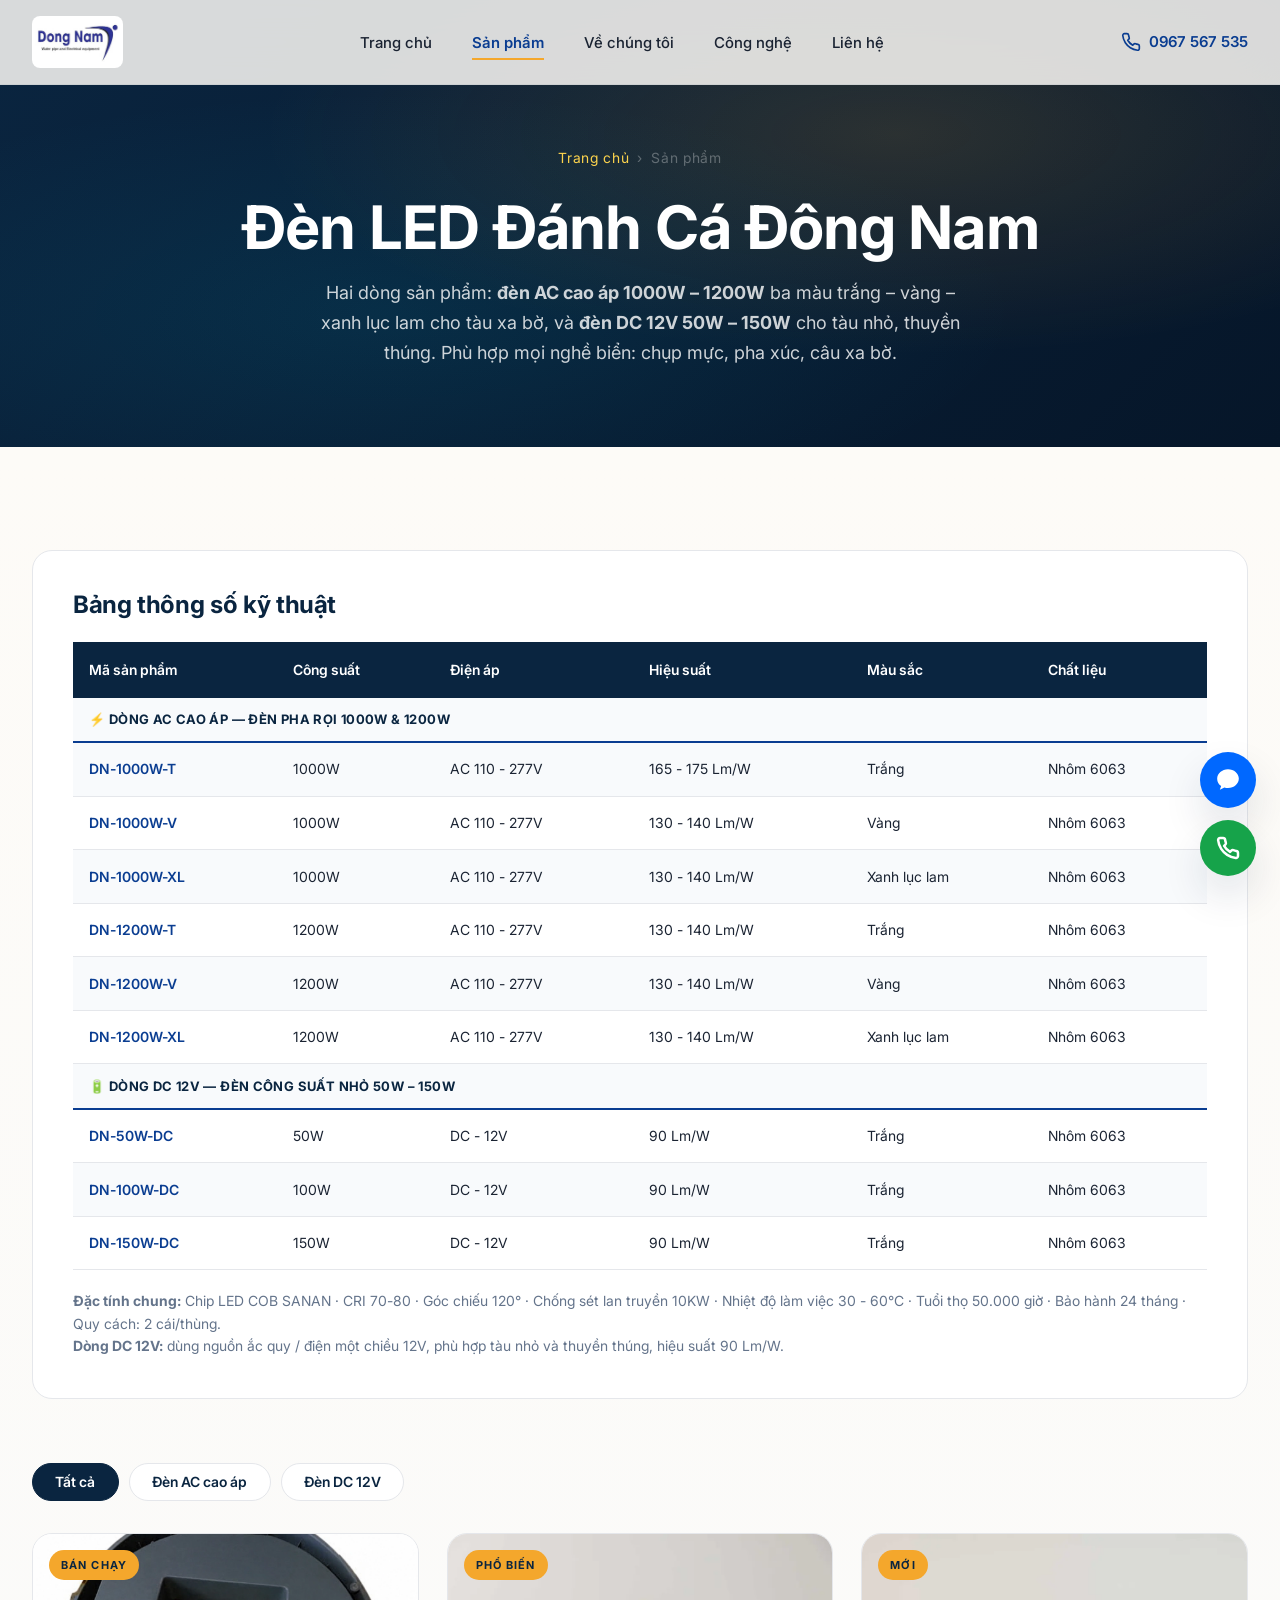
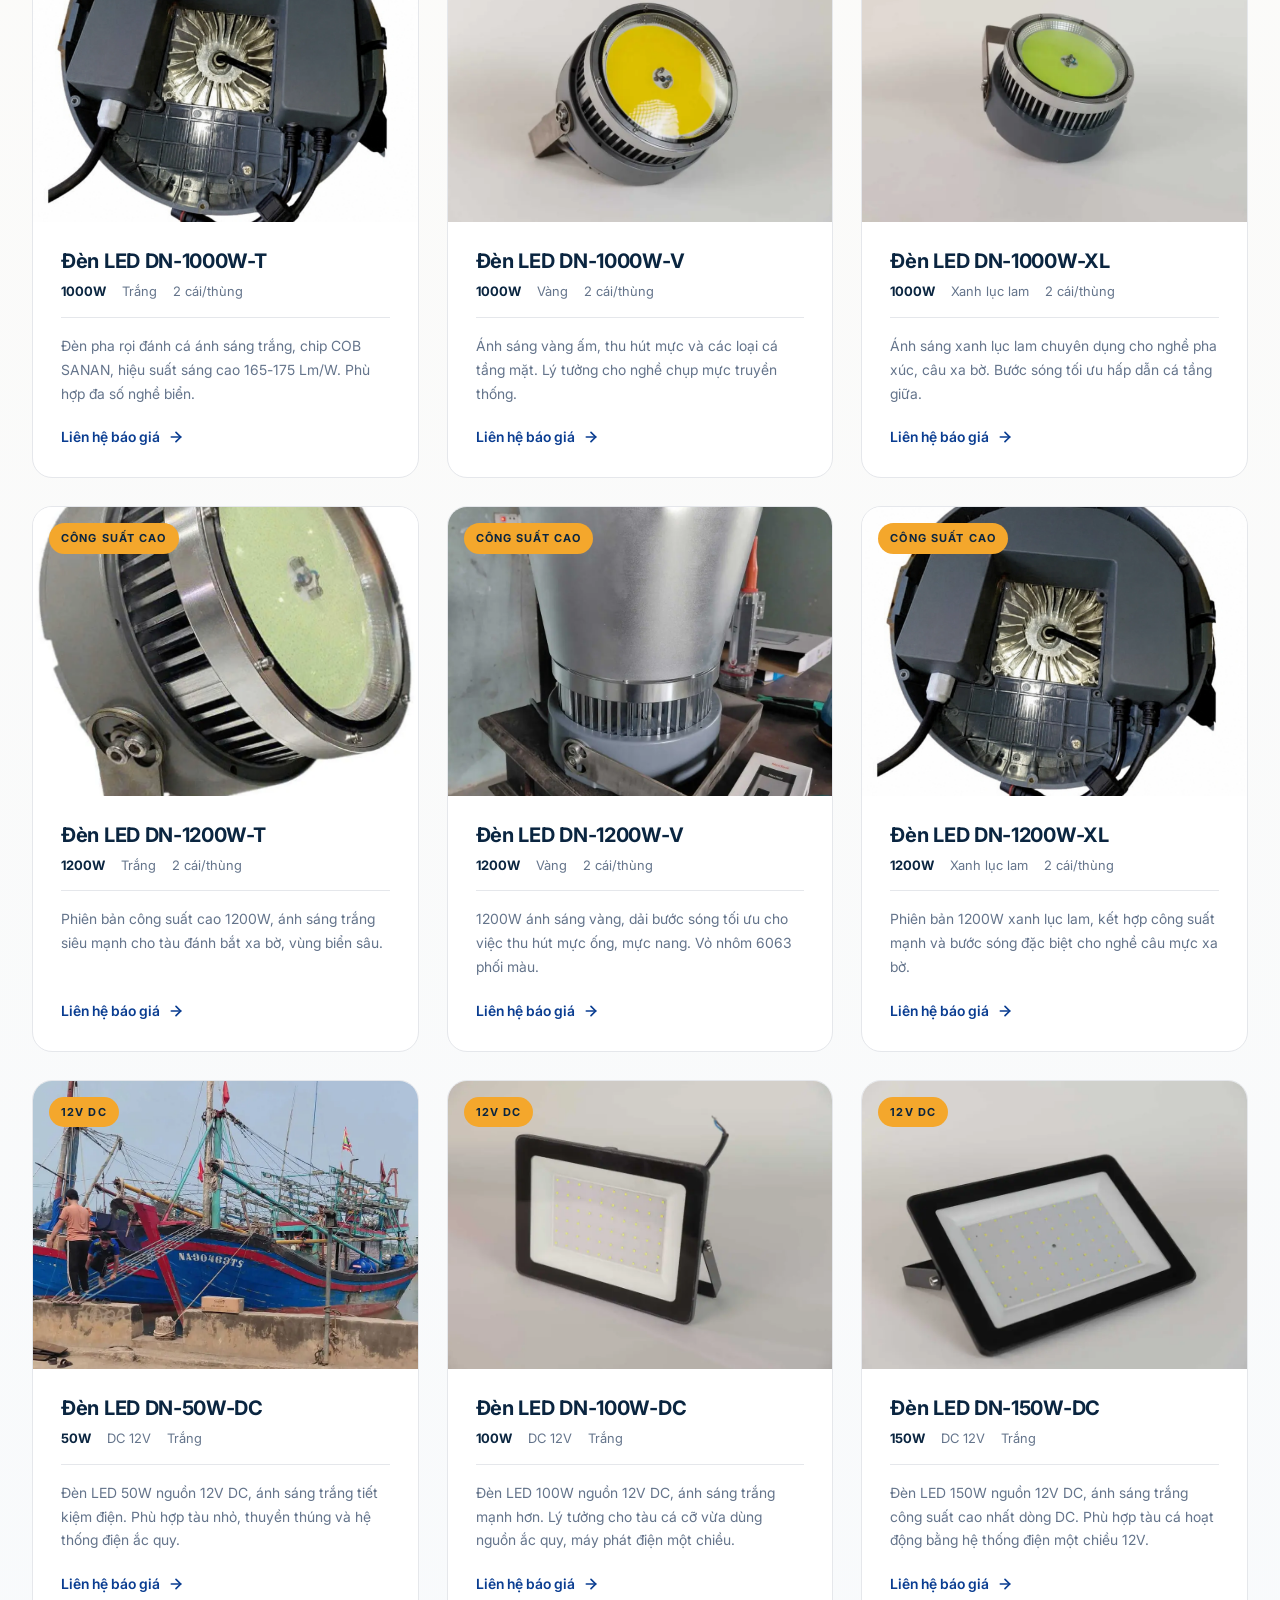
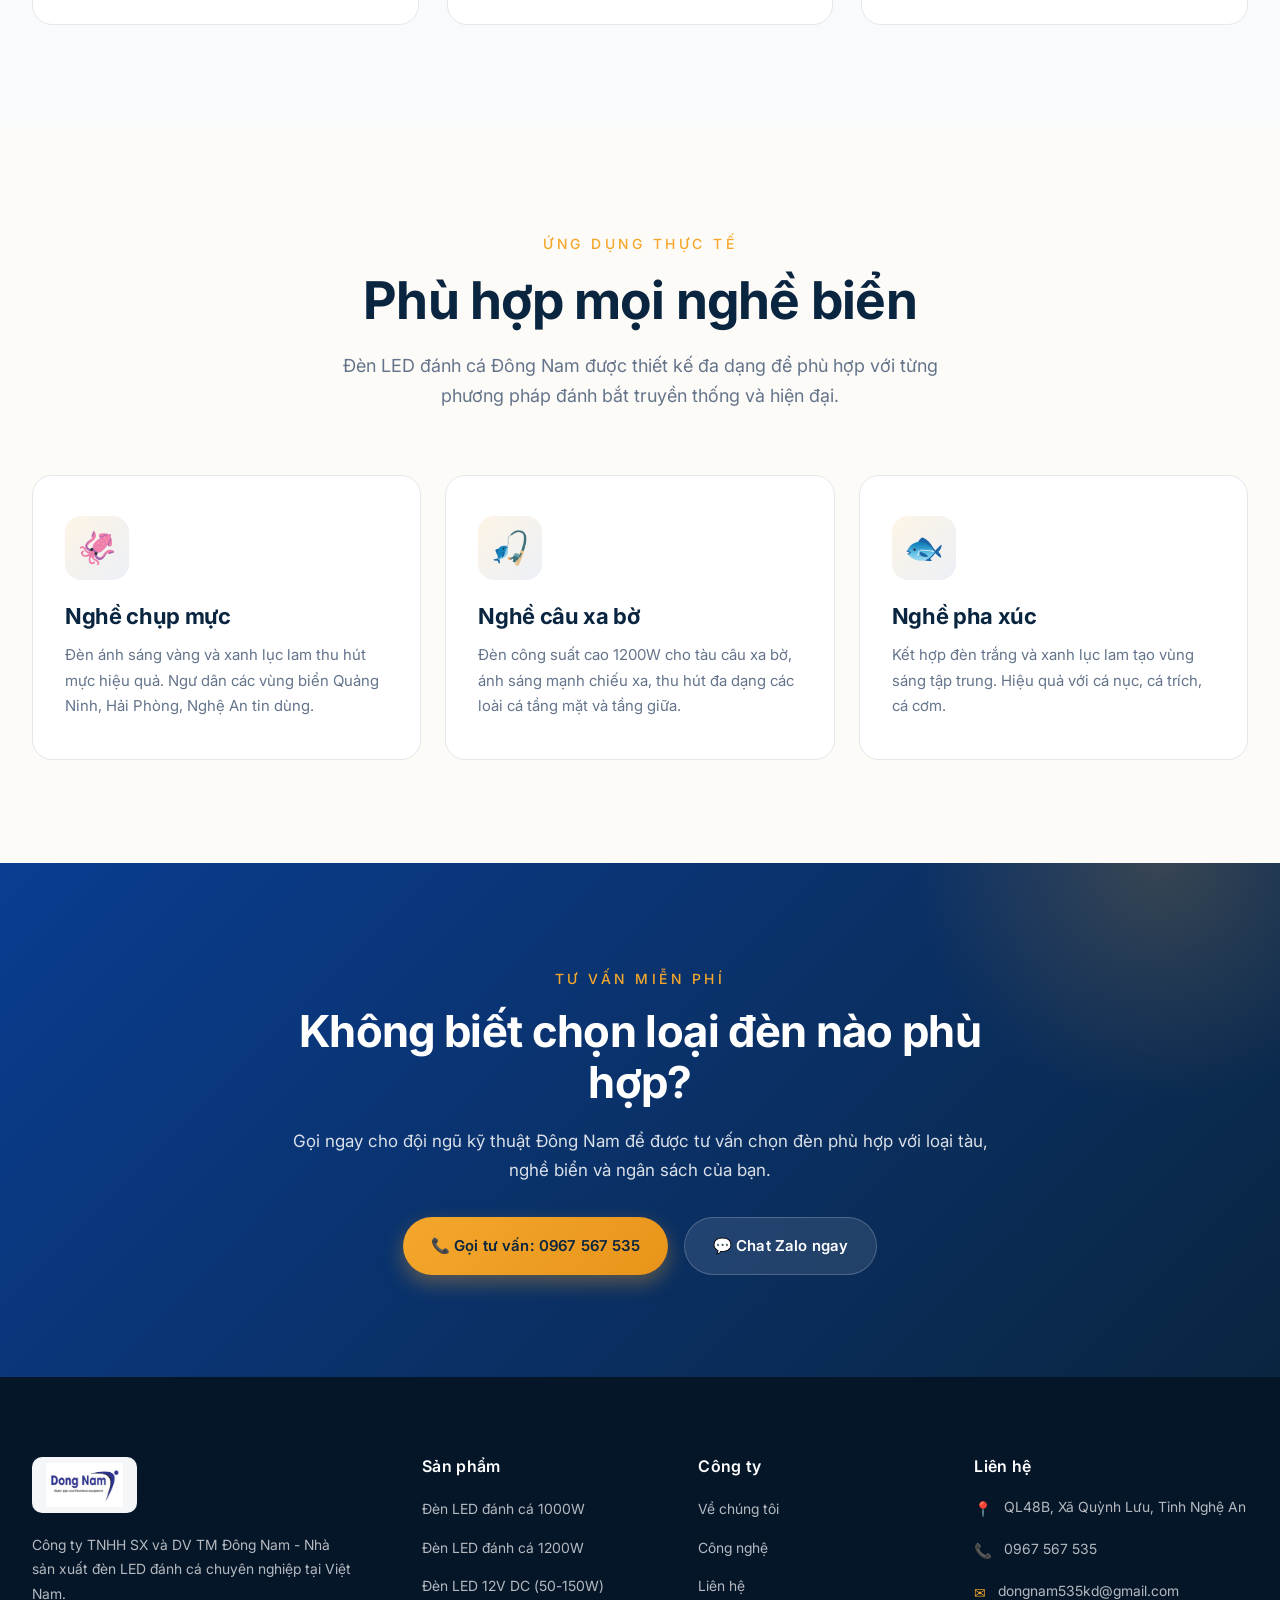
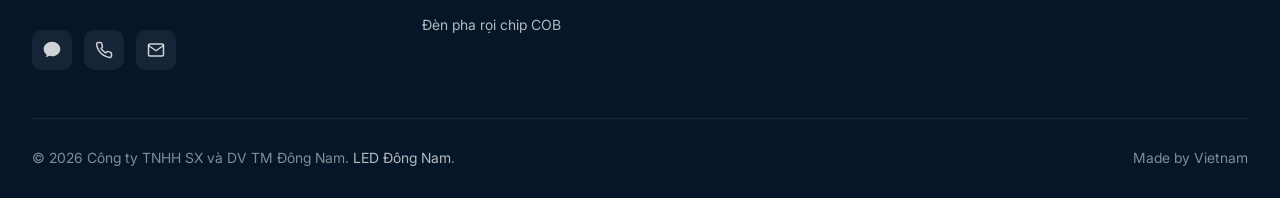
<file: products/index.html>
<!doctype html>
<html lang="vi">
  <head>
    <meta charset="UTF-8" />
    <meta
      http-equiv="Content-Security-Policy"
      content="default-src 'self'; base-uri 'self'; object-src 'none'; script-src 'self' https://www.googletagmanager.com; style-src 'self' 'unsafe-inline' https://www.googletagmanager.com https://fonts.googleapis.com; img-src 'self' data: https://*.google-analytics.com https://*.googletagmanager.com https://fonts.gstatic.com; font-src 'self' https://fonts.gstatic.com; connect-src 'self' https://*.google-analytics.com https://*.analytics.google.com https://*.googletagmanager.com; frame-src https://www.google.com; form-action 'self'; upgrade-insecure-requests"
    />
    <meta name="viewport" content="width=device-width, initial-scale=1.0" />

    <title>
      Sản Phẩm Đèn LED Đánh Cá | Đông Nam LED - AC 1000W-1200W & DC 12V 50W-150W
    </title>
    <meta
      name="description"
      content="Danh mục đèn LED đánh cá Đông Nam: dòng AC cao áp 1000W-1200W (trắng, vàng, xanh lục lam) và dòng DC 12V 50W-150W cho tàu nhỏ. Chip COB SANAN, vỏ nhôm 6063, bảo hành 24 tháng. Liên hệ 0967 567 535."
    />
    <meta
      name="keywords"
      content="sản phẩm đèn led đánh cá, đèn led 1000W tàu cá, đèn led 1200W, đèn led 12V DC, đèn led 50W 100W 150W, đèn pha rọi COB, đèn led ánh sáng vàng, đèn led xanh lục lam, DN-1000W, DN-1200W, DN-50W-DC"
    />
    <meta name="robots" content="index, follow" />
    <link rel="canonical" href="https://leddanhcadongnam.com/products/" />

    <meta property="og:type" content="website" />
    <meta property="og:url" content="https://leddanhcadongnam.com/products/" />
    <meta
      property="og:title"
      content="Sản Phẩm Đèn LED Đánh Cá | Đông Nam LED"
    />
    <meta
      property="og:description"
      content="Đèn LED đánh cá dòng AC 1000W-1200W đa dạng màu sắc và dòng DC 12V 50W-150W cho tàu nhỏ. Chip COB SANAN."
    />
    <meta
      property="og:image"
      content="https://leddanhcadongnam.com/assets/images/san-pham-hoan-thien.jpg"
    />

    <meta name="theme-color" content="#0a2540" />
    <link rel="icon" type="image/svg+xml" href="/assets/images/favicon.svg" />

    <link
      rel="preload"
      href="/assets/fonts/Inter18pt-Regular.woff2"
      as="font"
      type="font/woff2"
      crossorigin
    />
    <link
      rel="preload"
      href="/assets/fonts/Inter18pt-Bold.woff2"
      as="font"
      type="font/woff2"
      crossorigin
    />
    <link rel="stylesheet" href="/assets/fonts/stylesheet.css" />
    <link rel="stylesheet" href="/assets/css/style.css" />

    <script type="application/ld+json">
      {
        "@context": "https://schema.org",
        "@type": "BreadcrumbList",
        "itemListElement": [
          {
            "@type": "ListItem",
            "position": 1,
            "name": "Trang chủ",
            "item": "https://leddanhcadongnam.com/"
          },
          {
            "@type": "ListItem",
            "position": 2,
            "name": "Sản phẩm",
            "item": "https://leddanhcadongnam.com/products/"
          }
        ]
      }
    </script>
    <!-- Google tag (gtag.js) -->
    <script async src="https://www.googletagmanager.com/gtag/js?id=G-V5WYM7NGPG"></script>
    <script src="/assets/js/analytics.js"></script>
  </head>
  <body>
    <header class="site-header">
      <div class="container">
        <nav class="nav-wrapper" aria-label="Điều hướng chính">
          <a href="/" class="logo" aria-label="Đông Nam LED - Trang chủ">
            <img src="/assets/images/logo.jpg" alt="Logo Đông Nam LED" />
          </a>
          <ul class="nav-menu">
            <li><a href="/">Trang chủ</a></li>
            <li><a href="/products/" class="active">Sản phẩm</a></li>
            <li><a href="/about/">Về chúng tôi</a></li>
            <li><a href="/#cong-nghe">Công nghệ</a></li>
            <li><a href="/contact/">Liên hệ</a></li>
          </ul>
          <div class="nav-cta">
            <a
              href="tel:0967567535"
              class="phone-link"
              aria-label="Gọi hotline"
            >
              <svg
                width="20"
                height="20"
                viewBox="0 0 24 24"
                fill="none"
                stroke="currentColor"
                stroke-width="2"
                stroke-linecap="round"
                stroke-linejoin="round"
              >
                <path
                  d="M22 16.92v3a2 2 0 0 1-2.18 2 19.79 19.79 0 0 1-8.63-3.07 19.5 19.5 0 0 1-6-6 19.79 19.79 0 0 1-3.07-8.67A2 2 0 0 1 4.11 2h3a2 2 0 0 1 2 1.72 12.84 12.84 0 0 0 .7 2.81 2 2 0 0 1-.45 2.11L8.09 9.91a16 16 0 0 0 6 6l1.27-1.27a2 2 0 0 1 2.11-.45 12.84 12.84 0 0 0 2.81.7A2 2 0 0 1 22 16.92z"
                />
              </svg>
              <span>0967 567 535</span>
            </a>
            <button
              class="menu-toggle"
              aria-label="Mở menu"
              aria-expanded="false"
            >
              <svg
                width="22"
                height="22"
                viewBox="0 0 24 24"
                fill="none"
                stroke="currentColor"
                stroke-width="2.5"
                stroke-linecap="round"
              >
                <line x1="3" y1="6" x2="21" y2="6" />
                <line x1="3" y1="12" x2="21" y2="12" />
                <line x1="3" y1="18" x2="21" y2="18" />
              </svg>
            </button>
          </div>
        </nav>
      </div>
    </header>

    <section class="page-header">
      <div class="container">
        <div class="page-header-content">
          <div class="breadcrumb">
            <a href="/">Trang chủ</a>
            <span>›</span>
            <span>Sản phẩm</span>
          </div>
          <h1>Đèn LED Đánh Cá Đông Nam</h1>
          <p>
            Hai dòng sản phẩm: <strong>đèn AC cao áp 1000W – 1200W</strong> ba
            màu trắng – vàng – xanh lục lam cho tàu xa bờ, và
            <strong>đèn DC 12V 50W – 150W</strong> cho tàu nhỏ, thuyền thúng.
            Phù hợp mọi nghề biển: chụp mực, pha xúc, câu xa bờ.
          </p>
        </div>
      </div>
    </section>

    <section class="products-section">
      <div class="container">
        <!-- Bảng thông số kỹ thuật -->
        <div class="spec-table-wrap fade-in">
          <h2>Bảng thông số kỹ thuật</h2>
          <table class="spec-table">
            <thead>
              <tr>
                <th>Mã sản phẩm</th>
                <th>Công suất</th>
                <th>Điện áp</th>
                <th>Hiệu suất</th>
                <th>Màu sắc</th>
                <th>Chất liệu</th>
              </tr>
            </thead>
            <tbody>
              <tr class="spec-group">
                <th colspan="6" scope="colgroup">
                  ⚡ Dòng AC cao áp — Đèn pha rọi 1000W &amp; 1200W
                </th>
              </tr>
              <tr>
                <td class="code">DN-1000W-T</td>
                <td>1000W</td>
                <td>AC 110 - 277V</td>
                <td>165 - 175 Lm/W</td>
                <td>Trắng</td>
                <td>Nhôm 6063</td>
              </tr>
              <tr>
                <td class="code">DN-1000W-V</td>
                <td>1000W</td>
                <td>AC 110 - 277V</td>
                <td>130 - 140 Lm/W</td>
                <td>Vàng</td>
                <td>Nhôm 6063</td>
              </tr>
              <tr>
                <td class="code">DN-1000W-XL</td>
                <td>1000W</td>
                <td>AC 110 - 277V</td>
                <td>130 - 140 Lm/W</td>
                <td>Xanh lục lam</td>
                <td>Nhôm 6063</td>
              </tr>
              <tr>
                <td class="code">DN-1200W-T</td>
                <td>1200W</td>
                <td>AC 110 - 277V</td>
                <td>130 - 140 Lm/W</td>
                <td>Trắng</td>
                <td>Nhôm 6063</td>
              </tr>
              <tr>
                <td class="code">DN-1200W-V</td>
                <td>1200W</td>
                <td>AC 110 - 277V</td>
                <td>130 - 140 Lm/W</td>
                <td>Vàng</td>
                <td>Nhôm 6063</td>
              </tr>
              <tr>
                <td class="code">DN-1200W-XL</td>
                <td>1200W</td>
                <td>AC 110 - 277V</td>
                <td>130 - 140 Lm/W</td>
                <td>Xanh lục lam</td>
                <td>Nhôm 6063</td>
              </tr>
              <tr class="spec-group">
                <th colspan="6" scope="colgroup">
                  🔋 Dòng DC 12V — Đèn công suất nhỏ 50W – 150W
                </th>
              </tr>
              <tr>
                <td class="code">DN-50W-DC</td>
                <td>50W</td>
                <td>DC - 12V</td>
                <td>90 Lm/W</td>
                <td>Trắng</td>
                <td>Nhôm 6063</td>
              </tr>
              <tr>
                <td class="code">DN-100W-DC</td>
                <td>100W</td>
                <td>DC - 12V</td>
                <td>90 Lm/W</td>
                <td>Trắng</td>
                <td>Nhôm 6063</td>
              </tr>
              <tr>
                <td class="code">DN-150W-DC</td>
                <td>150W</td>
                <td>DC - 12V</td>
                <td>90 Lm/W</td>
                <td>Trắng</td>
                <td>Nhôm 6063</td>
              </tr>
              <!-- End -->
            </tbody>
          </table>
          <p class="spec-table-note">
            <strong>Đặc tính chung:</strong> Chip LED COB SANAN · CRI 70-80 ·
            Góc chiếu 120° · Chống sét lan truyền 10KW · Nhiệt độ làm việc 30 -
            60°C · Tuổi thọ 50.000 giờ · Bảo hành 24 tháng · Quy cách: 2
            cái/thùng.<br />
            <strong>Dòng DC 12V:</strong> dùng nguồn ắc quy / điện một chiều
            12V, phù hợp tàu nhỏ và thuyền thúng, hiệu suất 90 Lm/W.
          </p>
        </div>

        <div
          class="product-filters fade-in"
          role="tablist"
          aria-label="Lọc sản phẩm theo dòng"
        >
          <button
            class="filter-tab active"
            data-filter="all"
            role="tab"
            aria-selected="true"
          >
            Tất cả
          </button>
          <button
            class="filter-tab"
            data-filter="ac"
            role="tab"
            aria-selected="false"
          >
            Đèn AC cao áp
          </button>
          <button
            class="filter-tab"
            data-filter="dc"
            role="tab"
            aria-selected="false"
          >
            Đèn DC 12V
          </button>
        </div>

        <div class="products-grid">
          <article class="product-card fade-in" data-category="ac">
            <div class="product-image">
              <span class="product-tag">Bán chạy</span>
              <img
                src="/assets/images/san-pham-hoan-thien.webp"
                alt="Đèn LED DN-1000W-T ánh sáng trắng chip COB"
                width="600"
                height="450"
                loading="lazy"`
                decoding="async"
              />
            </div>
            <div class="product-info">
              <h3>Đèn LED DN-1000W-T</h3>
              <div class="product-specs">
                <span class="product-spec-item"><strong>1000W</strong></span>
                <span class="product-spec-item">Trắng</span>
                <span class="product-spec-item">2 cái/thùng</span>
              </div>
              <p>
                Đèn pha rọi đánh cá ánh sáng trắng, chip COB SANAN, hiệu suất
                sáng cao 165-175 Lm/W. Phù hợp đa số nghề biển.
              </p>
              <a href="/contact/" class="product-link">
                Liên hệ báo giá
                <svg
                  class="arrow"
                  width="16"
                  height="16"
                  viewBox="0 0 24 24"
                  fill="none"
                  stroke="currentColor"
                  stroke-width="2.5"
                  stroke-linecap="round"
                >
                  <line x1="5" y1="12" x2="19" y2="12" />
                  <polyline points="12 5 19 12 12 19" />
                </svg>
              </a>
            </div>
          </article>

          <article class="product-card fade-in" data-category="ac">
            <div class="product-image">
              <span class="product-tag">Phổ biến</span>
              <img
                src="/assets/images/chip-led-vang.webp"
                alt="Đèn LED DN-1000W-V ánh sáng vàng chip COB"
                width="600"
                height="450"
                loading="lazy"
                decoding="async"
              />
            </div>
            <div class="product-info">
              <h3>Đèn LED DN-1000W-V</h3>
              <div class="product-specs">
                <span class="product-spec-item"><strong>1000W</strong></span>
                <span class="product-spec-item">Vàng</span>
                <span class="product-spec-item">2 cái/thùng</span>
              </div>
              <p>
                Ánh sáng vàng ấm, thu hút mực và các loại cá tầng mặt. Lý tưởng
                cho nghề chụp mực truyền thống.
              </p>
              <a href="/contact/" class="product-link">
                Liên hệ báo giá
                <svg
                  class="arrow"
                  width="16"
                  height="16"
                  viewBox="0 0 24 24"
                  fill="none"
                  stroke="currentColor"
                  stroke-width="2.5"
                  stroke-linecap="round"
                >
                  <line x1="5" y1="12" x2="19" y2="12" />
                  <polyline points="12 5 19 12 12 19" />
                </svg>
              </a>
            </div>
          </article>

          <article class="product-card fade-in" data-category="ac">
            <div class="product-image">
              <span class="product-tag">Mới</span>
              <img
                src="/assets/images/chip-led-xanh.webp"
                alt="Đèn LED DN-1000W-XL ánh sáng xanh lục lam"
                width="600"
                height="450"
                loading="lazy"
                decoding="async"
              />
            </div>
            <div class="product-info">
              <h3>Đèn LED DN-1000W-XL</h3>
              <div class="product-specs">
                <span class="product-spec-item"><strong>1000W</strong></span>
                <span class="product-spec-item">Xanh lục lam</span>
                <span class="product-spec-item">2 cái/thùng</span>
              </div>
              <p>
                Ánh sáng xanh lục lam chuyên dụng cho nghề pha xúc, câu xa bờ.
                Bước sóng tối ưu hấp dẫn cá tầng giữa.
              </p>
              <a href="/contact/" class="product-link">
                Liên hệ báo giá
                <svg
                  class="arrow"
                  width="16"
                  height="16"
                  viewBox="0 0 24 24"
                  fill="none"
                  stroke="currentColor"
                  stroke-width="2.5"
                  stroke-linecap="round"
                >
                  <line x1="5" y1="12" x2="19" y2="12" />
                  <polyline points="12 5 19 12 12 19" />
                </svg>
              </a>
            </div>
          </article>

          <article class="product-card fade-in" data-category="ac">
            <div class="product-image">
              <span class="product-tag">Công suất cao</span>
              <img
                src="/assets/images/vo-den-bac.webp"
                alt="Đèn LED DN-1200W-T ánh sáng trắng 1200W"
                width="600"
                height="450"
                loading="lazy"
                decoding="async"
              />
            </div>
            <div class="product-info">
              <h3>Đèn LED DN-1200W-T</h3>
              <div class="product-specs">
                <span class="product-spec-item"><strong>1200W</strong></span>
                <span class="product-spec-item">Trắng</span>
                <span class="product-spec-item">2 cái/thùng</span>
              </div>
              <p>
                Phiên bản công suất cao 1200W, ánh sáng trắng siêu mạnh cho tàu
                đánh bắt xa bờ, vùng biển sâu.
              </p>
              <a href="/contact/" class="product-link">
                Liên hệ báo giá
                <svg
                  class="arrow"
                  width="16"
                  height="16"
                  viewBox="0 0 24 24"
                  fill="none"
                  stroke="currentColor"
                  stroke-width="2.5"
                  stroke-linecap="round"
                >
                  <line x1="5" y1="12" x2="19" y2="12" />
                  <polyline points="12 5 19 12 12 19" />
                </svg>
              </a>
            </div>
          </article>

          <article class="product-card fade-in" data-category="ac">
            <div class="product-image">
              <span class="product-tag">Công suất cao</span>
              <img
                src="/assets/images/vo-den-do.webp"
                alt="Đèn LED DN-1200W-V ánh sáng vàng 1200W"
                width="600"
                height="450"
                loading="lazy"
                decoding="async"
              />
            </div>
            <div class="product-info">
              <h3>Đèn LED DN-1200W-V</h3>
              <div class="product-specs">
                <span class="product-spec-item"><strong>1200W</strong></span>
                <span class="product-spec-item">Vàng</span>
                <span class="product-spec-item">2 cái/thùng</span>
              </div>
              <p>
                1200W ánh sáng vàng, dải bước sóng tối ưu cho việc thu hút mực
                ống, mực nang. Vỏ nhôm 6063 phối màu.
              </p>
              <a href="/contact/" class="product-link">
                Liên hệ báo giá
                <svg
                  class="arrow"
                  width="16"
                  height="16"
                  viewBox="0 0 24 24"
                  fill="none"
                  stroke="currentColor"
                  stroke-width="2.5"
                  stroke-linecap="round"
                >
                  <line x1="5" y1="12" x2="19" y2="12" />
                  <polyline points="12 5 19 12 12 19" />
                </svg>
              </a>
            </div>
          </article>

          <article class="product-card fade-in" data-category="ac">
            <div class="product-image">
              <span class="product-tag">Công suất cao</span>
              <img
                src="/assets/images/san-pham-hoan-thien.webp"
                alt="Đèn LED DN-1200W-XL ánh sáng xanh lục lam 1200W"
                width="600"
                height="450"
                loading="lazy"
                decoding="async"
              />
            </div>
            <div class="product-info">
              <h3>Đèn LED DN-1200W-XL</h3>
              <div class="product-specs">
                <span class="product-spec-item"><strong>1200W</strong></span>
                <span class="product-spec-item">Xanh lục lam</span>
                <span class="product-spec-item">2 cái/thùng</span>
              </div>
              <p>
                Phiên bản 1200W xanh lục lam, kết hợp công suất mạnh và bước
                sóng đặc biệt cho nghề câu mực xa bờ.
              </p>
              <a href="/contact/" class="product-link">
                Liên hệ báo giá
                <svg
                  class="arrow"
                  width="16"
                  height="16"
                  viewBox="0 0 24 24"
                  fill="none"
                  stroke="currentColor"
                  stroke-width="2.5"
                  stroke-linecap="round"
                >
                  <line x1="5" y1="12" x2="19" y2="12" />
                  <polyline points="12 5 19 12 12 19" />
                </svg>
              </a>
            </div>
          </article>

          <article class="product-card fade-in" data-category="dc">
            <div class="product-image">
              <span class="product-tag">12V DC</span>
              <img
                src="/assets/images/hop-san-pham.webp"
                alt="Đèn LED DN-50W-DC 12V ánh sáng trắng"
                width="600"
                height="450"
                loading="lazy"
                decoding="async"
              />
            </div>
            <div class="product-info">
              <h3>Đèn LED DN-50W-DC</h3>
              <div class="product-specs">
                <span class="product-spec-item"><strong>50W</strong></span>
                <span class="product-spec-item">DC 12V</span>
                <span class="product-spec-item">Trắng</span>
              </div>
              <p>
                Đèn LED 50W nguồn 12V DC, ánh sáng trắng tiết kiệm điện. Phù hợp
                tàu nhỏ, thuyền thúng và hệ thống điện ắc quy.
              </p>
              <a href="/contact/" class="product-link">
                Liên hệ báo giá
                <svg
                  class="arrow"
                  width="16"
                  height="16"
                  viewBox="0 0 24 24"
                  fill="none"
                  stroke="currentColor"
                  stroke-width="2.5"
                  stroke-linecap="round"
                >
                  <line x1="5" y1="12" x2="19" y2="12" />
                  <polyline points="12 5 19 12 12 19" />
                </svg>
              </a>
            </div>
          </article>

          <article class="product-card fade-in" data-category="dc">
            <div class="product-image">
              <span class="product-tag">12V DC</span>
              <img
                src="/assets/images/dc-100w.webp"
                alt="Đèn LED DN-100W-DC 12V ánh sáng trắng"
                width="600"
                height="450"
                loading="lazy"
                decoding="async"
              />
            </div>
            <div class="product-info">
              <h3>Đèn LED DN-100W-DC</h3>
              <div class="product-specs">
                <span class="product-spec-item"><strong>100W</strong></span>
                <span class="product-spec-item">DC 12V</span>
                <span class="product-spec-item">Trắng</span>
              </div>
              <p>
                Đèn LED 100W nguồn 12V DC, ánh sáng trắng mạnh hơn. Lý tưởng cho
                tàu cá cỡ vừa dùng nguồn ắc quy, máy phát điện một chiều.
              </p>
              <a href="/contact/" class="product-link">
                Liên hệ báo giá
                <svg
                  class="arrow"
                  width="16"
                  height="16"
                  viewBox="0 0 24 24"
                  fill="none"
                  stroke="currentColor"
                  stroke-width="2.5"
                  stroke-linecap="round"
                >
                  <line x1="5" y1="12" x2="19" y2="12" />
                  <polyline points="12 5 19 12 12 19" />
                </svg>
              </a>
            </div>
          </article>

          <article class="product-card fade-in" data-category="dc">
            <div class="product-image">
              <span class="product-tag">12V DC</span>
              <img
                src="/assets/images/dc-150w.webp"
                alt="Đèn LED DN-150W-DC 12V ánh sáng trắng"
                width="600"
                height="450"
                loading="lazy"
                decoding="async"
              />
            </div>
            <div class="product-info">
              <h3>Đèn LED DN-150W-DC</h3>
              <div class="product-specs">
                <span class="product-spec-item"><strong>150W</strong></span>
                <span class="product-spec-item">DC 12V</span>
                <span class="product-spec-item">Trắng</span>
              </div>
              <p>
                Đèn LED 150W nguồn 12V DC, ánh sáng trắng công suất cao nhất
                dòng DC. Phù hợp tàu cá hoạt động bằng hệ thống điện một chiều
                12V.
              </p>
              <a href="/contact/" class="product-link">
                Liên hệ báo giá
                <svg
                  class="arrow"
                  width="16"
                  height="16"
                  viewBox="0 0 24 24"
                  fill="none"
                  stroke="currentColor"
                  stroke-width="2.5"
                  stroke-linecap="round"
                >
                  <line x1="5" y1="12" x2="19" y2="12" />
                  <polyline points="12 5 19 12 12 19" />
                </svg>
              </a>
            </div>
          </article>
        </div>
      </div>
    </section>

    <!-- ===== APPLICATION ===== -->
    <section class="features">
      <div class="container">
        <div class="features-header fade-in">
          <span class="eyebrow">Ứng dụng thực tế</span>
          <h2 class="section-title">Phù hợp mọi nghề biển</h2>
          <p class="section-subtitle">
            Đèn LED đánh cá Đông Nam được thiết kế đa dạng để phù hợp với từng
            phương pháp đánh bắt truyền thống và hiện đại.
          </p>
        </div>

        <div class="features-grid">
          <article class="feature-card fade-in">
            <div class="feature-icon">🦑</div>
            <h3>Nghề chụp mực</h3>
            <p>
              Đèn ánh sáng vàng và xanh lục lam thu hút mực hiệu quả. Ngư dân
              các vùng biển Quảng Ninh, Hải Phòng, Nghệ An tin dùng.
            </p>
          </article>

          <article class="feature-card fade-in">
            <div class="feature-icon">🎣</div>
            <h3>Nghề câu xa bờ</h3>
            <p>
              Đèn công suất cao 1200W cho tàu câu xa bờ, ánh sáng mạnh chiếu xa,
              thu hút đa dạng các loài cá tầng mặt và tầng giữa.
            </p>
          </article>

          <article class="feature-card fade-in">
            <div class="feature-icon">🐟</div>
            <h3>Nghề pha xúc</h3>
            <p>
              Kết hợp đèn trắng và xanh lục lam tạo vùng sáng tập trung. Hiệu
              quả với cá nục, cá trích, cá cơm.
            </p>
          </article>
        </div>
      </div>
    </section>

    <!-- ===== CTA ===== -->
    <section class="cta-banner">
      <div class="container">
        <div class="cta-content fade-in">
          <span class="eyebrow">Tư vấn miễn phí</span>
          <h2>Không biết chọn loại đèn nào phù hợp?</h2>
          <p>
            Gọi ngay cho đội ngũ kỹ thuật Đông Nam để được tư vấn chọn đèn phù
            hợp với loại tàu, nghề biển và ngân sách của bạn.
          </p>
          <div class="cta-buttons">
            <a href="tel:0967567535" class="btn btn-primary">
              📞 Gọi tư vấn: 0967 567 535
            </a>
            <a
              href="https://zalo.me/0967567535"
              target="_blank"
              rel="noopener"
              class="btn btn-ghost"
            >
              💬 Chat Zalo ngay
            </a>
          </div>
        </div>
      </div>
    </section>

    <footer class="site-footer">
      <div class="container">
        <div class="footer-grid">
          <div class="footer-brand">
            <a href="/" aria-label="Đông Nam LED - Trang chủ">
              <img
                src="/assets/images/logo.jpg"
                alt="Logo Đông Nam LED"
                width="160"
                height="56"
                loading="lazy"
                decoding="async"
              />
            </a>
            <p>
              Công ty TNHH SX và DV TM Đông Nam - Nhà sản xuất đèn LED đánh cá
              chuyên nghiệp tại Việt Nam.
            </p>
            <div class="social-links">
              <a
                href="https://zalo.me/0967567535"
                target="_blank"
                rel="noopener"
                class="social-link"
                aria-label="Zalo"
              >
                <svg
                  width="20"
                  height="20"
                  viewBox="0 0 24 24"
                  fill="currentColor"
                >
                  <path
                    d="M12 2C6.48 2 2 5.94 2 10.8c0 2.74 1.43 5.18 3.66 6.82L4.5 21l4.16-2.04c1.04.32 2.18.5 3.34.5 5.52 0 10-3.94 10-8.8C22 5.94 17.52 2 12 2z"
                  />
                </svg>
              </a>
              <a
                href="tel:0967567535"
                class="social-link"
                aria-label="Điện thoại"
              >
                <svg
                  width="18"
                  height="18"
                  viewBox="0 0 24 24"
                  fill="none"
                  stroke="currentColor"
                  stroke-width="2"
                  stroke-linecap="round"
                  stroke-linejoin="round"
                >
                  <path
                    d="M22 16.92v3a2 2 0 0 1-2.18 2 19.79 19.79 0 0 1-8.63-3.07 19.5 19.5 0 0 1-6-6 19.79 19.79 0 0 1-3.07-8.67A2 2 0 0 1 4.11 2h3a2 2 0 0 1 2 1.72 12.84 12.84 0 0 0 .7 2.81 2 2 0 0 1-.45 2.11L8.09 9.91a16 16 0 0 0 6 6l1.27-1.27a2 2 0 0 1 2.11-.45 12.84 12.84 0 0 0 2.81.7A2 2 0 0 1 22 16.92z"
                  />
                </svg>
              </a>
              <a
                href="mailto:dongnam535kd@gmail.com"
                class="social-link"
                aria-label="Email"
              >
                <svg
                  width="18"
                  height="18"
                  viewBox="0 0 24 24"
                  fill="none"
                  stroke="currentColor"
                  stroke-width="2"
                  stroke-linecap="round"
                  stroke-linejoin="round"
                >
                  <path
                    d="M4 4h16c1.1 0 2 .9 2 2v12c0 1.1-.9 2-2 2H4c-1.1 0-2-.9-2-2V6c0-1.1.9-2 2-2z"
                  />
                  <polyline points="22,6 12,13 2,6" />
                </svg>
              </a>
            </div>
          </div>
          <div class="footer-column">
            <h3>Sản phẩm</h3>
            <ul>
              <li><a href="/products/">Đèn LED đánh cá 1000W</a></li>
              <li><a href="/products/">Đèn LED đánh cá 1200W</a></li>
              <li><a href="/products/">Đèn LED 12V DC (50-150W)</a></li>
              <li><a href="/products/">Đèn pha rọi chip COB</a></li>
            </ul>
          </div>
          <div class="footer-column">
            <h3>Công ty</h3>
            <ul>
              <li><a href="/about/">Về chúng tôi</a></li>
              <li><a href="/#cong-nghe">Công nghệ</a></li>
              <li><a href="/contact/">Liên hệ</a></li>
            </ul>
          </div>
          <div class="footer-column">
            <h3>Liên hệ</h3>
            <div class="contact-item">
              <span class="contact-icon">📍</span
              ><span>QL48B, Xã Quỳnh Lưu, Tỉnh Nghệ An</span>
            </div>
            <div class="contact-item">
              <span class="contact-icon">📞</span
              ><a href="tel:0967567535">0967 567 535</a>
            </div>
            <div class="contact-item">
              <span class="contact-icon">✉</span
              ><a href="mailto:dongnam535kd@gmail.com"
                >dongnam535kd@gmail.com</a
              >
            </div>
          </div>
        </div>
        <div class="footer-bottom">
          <div>
            © 2026 Công ty TNHH SX và DV TM Đông Nam.
            <a href="/">LED Đông Nam</a>.
          </div>
          <div>Made by Vietnam</div>
        </div>
      </div>
    </footer>

    <div class="float-actions">
      <a
        href="https://zalo.me/0967567535"
        target="_blank"
        rel="noopener"
        class="float-btn zalo"
        aria-label="Chat Zalo"
      >
        <svg width="26" height="26" viewBox="0 0 24 24" fill="currentColor">
          <path
            d="M12 2C6.48 2 2 5.94 2 10.8c0 2.74 1.43 5.18 3.66 6.82L4.5 21l4.16-2.04c1.04.32 2.18.5 3.34.5 5.52 0 10-3.94 10-8.8C22 5.94 17.52 2 12 2z"
          />
        </svg>
      </a>
      <a href="tel:0967567535" class="float-btn phone" aria-label="Gọi điện">
        <svg
          width="24"
          height="24"
          viewBox="0 0 24 24"
          fill="none"
          stroke="currentColor"
          stroke-width="2.5"
          stroke-linecap="round"
          stroke-linejoin="round"
        >
          <path
            d="M22 16.92v3a2 2 0 0 1-2.18 2 19.79 19.79 0 0 1-8.63-3.07 19.5 19.5 0 0 1-6-6 19.79 19.79 0 0 1-3.07-8.67A2 2 0 0 1 4.11 2h3a2 2 0 0 1 2 1.72 12.84 12.84 0 0 0 .7 2.81 2 2 0 0 1-.45 2.11L8.09 9.91a16 16 0 0 0 6 6l1.27-1.27a2 2 0 0 1 2.11-.45 12.84 12.84 0 0 0 2.81.7A2 2 0 0 1 22 16.92z"
          />
        </svg>
      </a>
    </div>

    <script src="/assets/js/main.js" defer></script>
  </body>
</html>
</file>
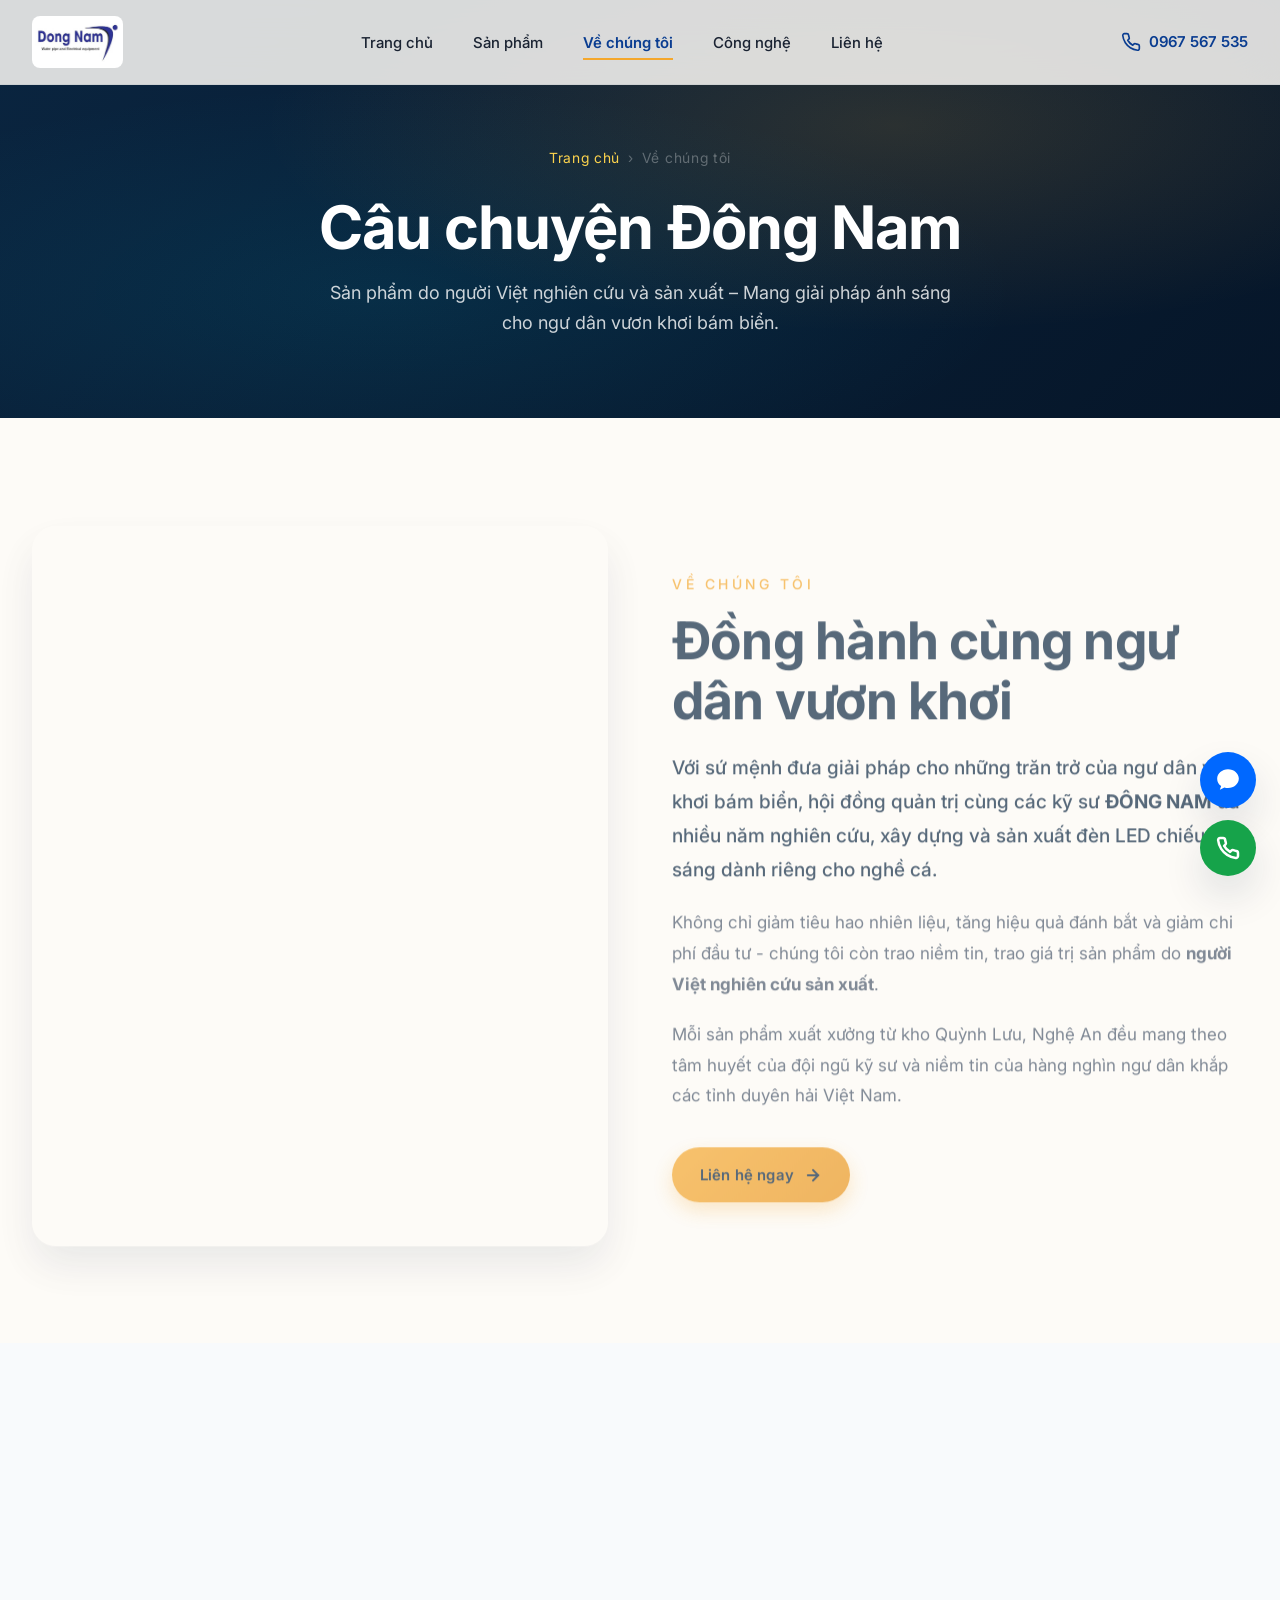
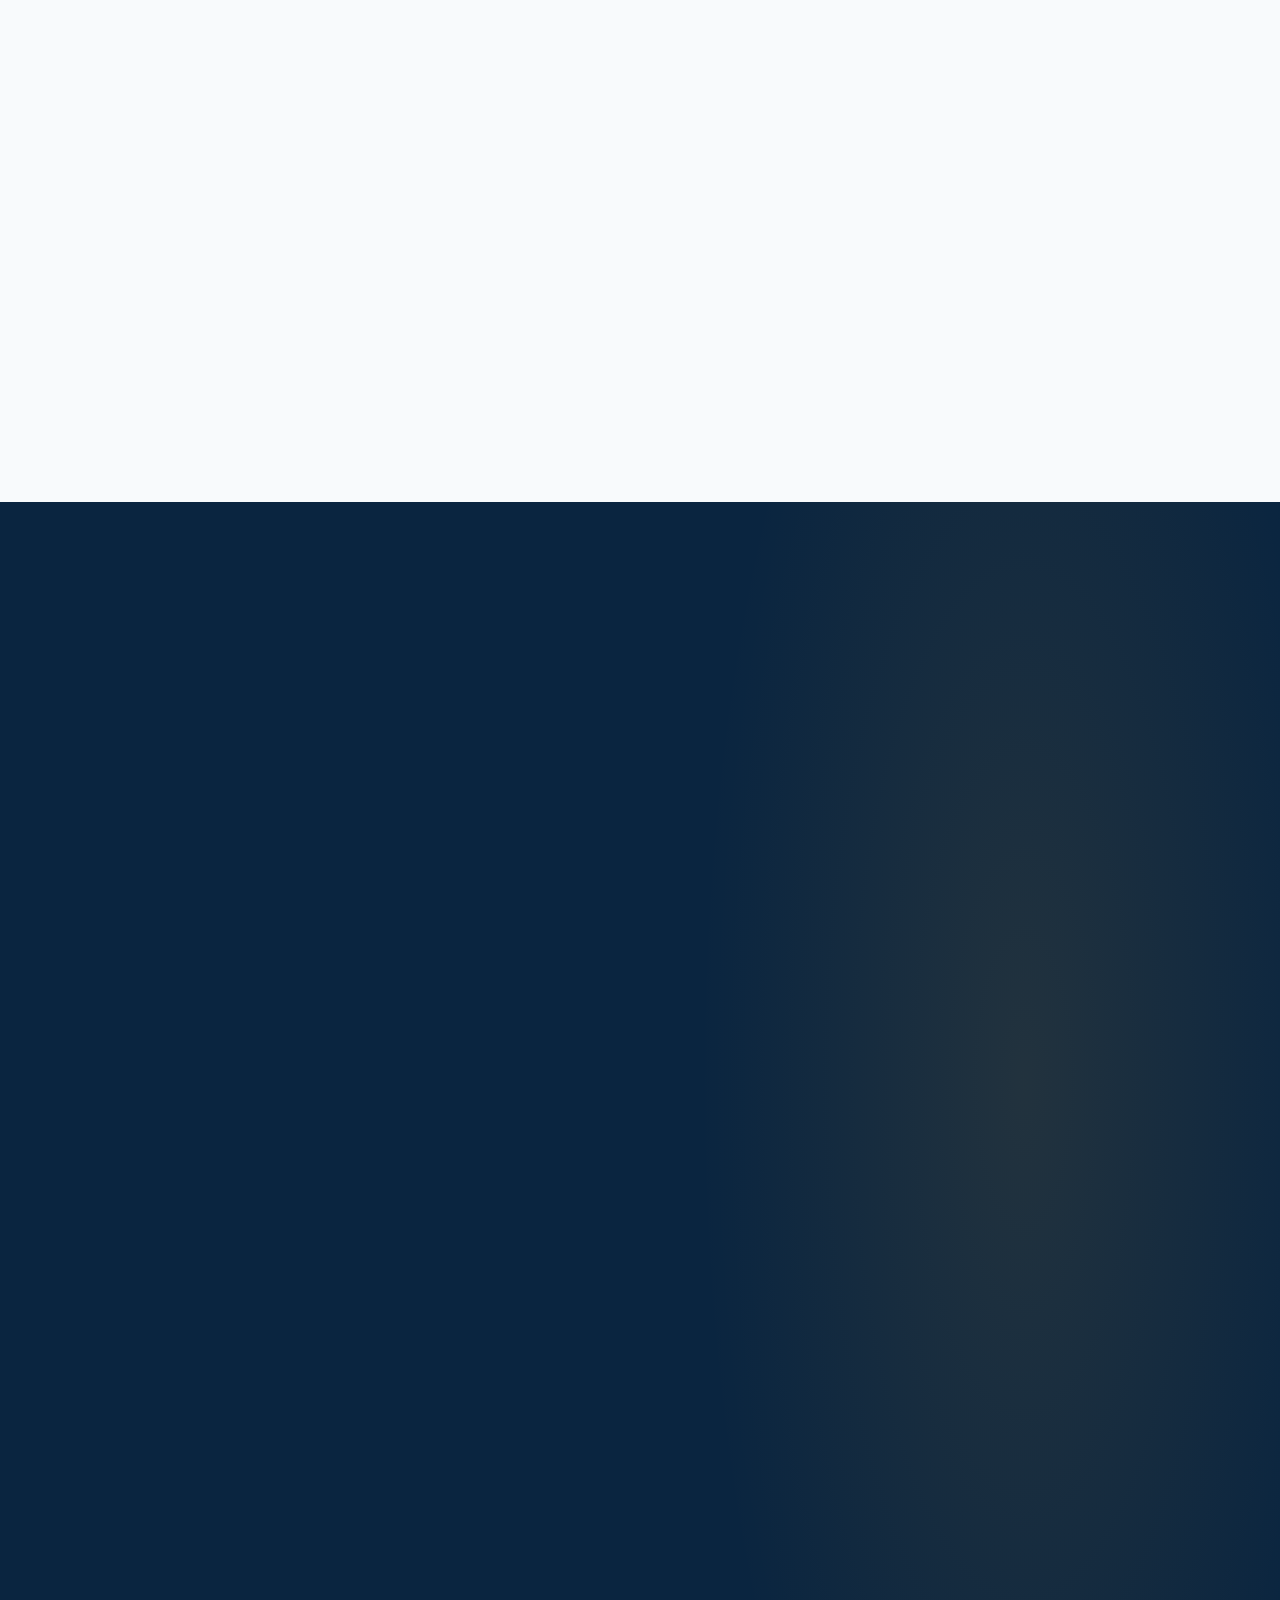
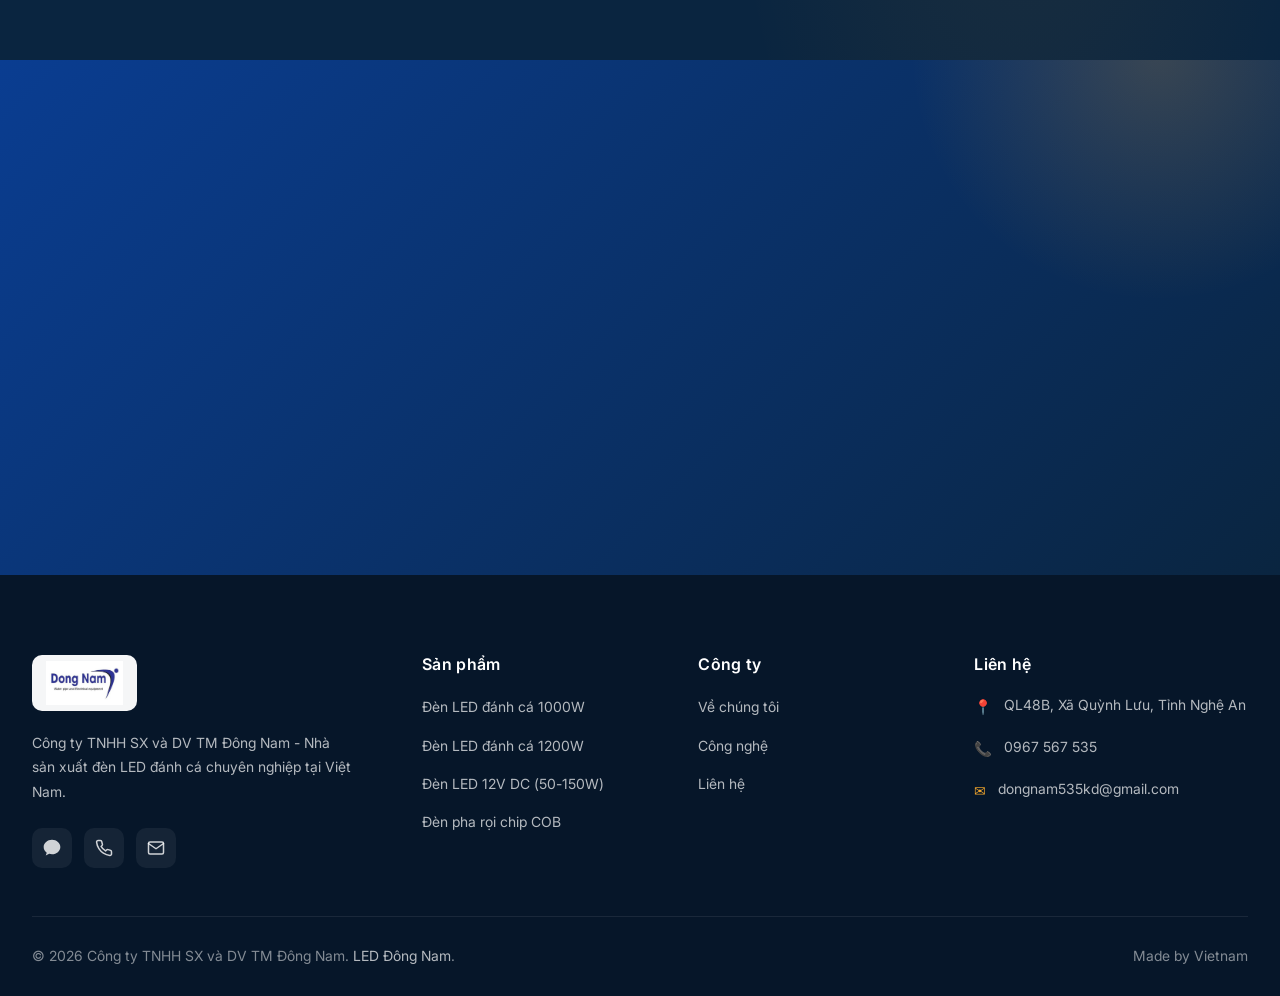
<file: about.html>
<!DOCTYPE html>
<html lang="vi">
<head>
  <meta charset="UTF-8">
  <meta http-equiv="Content-Security-Policy" content="default-src 'self'; base-uri 'self'; object-src 'none'; script-src 'self'; style-src 'self' 'unsafe-inline'; img-src 'self' data:; font-src 'self'; connect-src 'self'; frame-src https://www.google.com; form-action 'self'; upgrade-insecure-requests">
  <meta http-equiv="refresh" content="0; url=/about/">
  <link rel="canonical" href="https://leddanhcadongnam.com/about/">
  <title>Đang chuyển hướng...</title>
</head>
<body>
  <p>Đang chuyển hướng... <a href="/about/">Nhấn vào đây nếu không tự động chuyển</a></p>
</body>
</html>
</file>
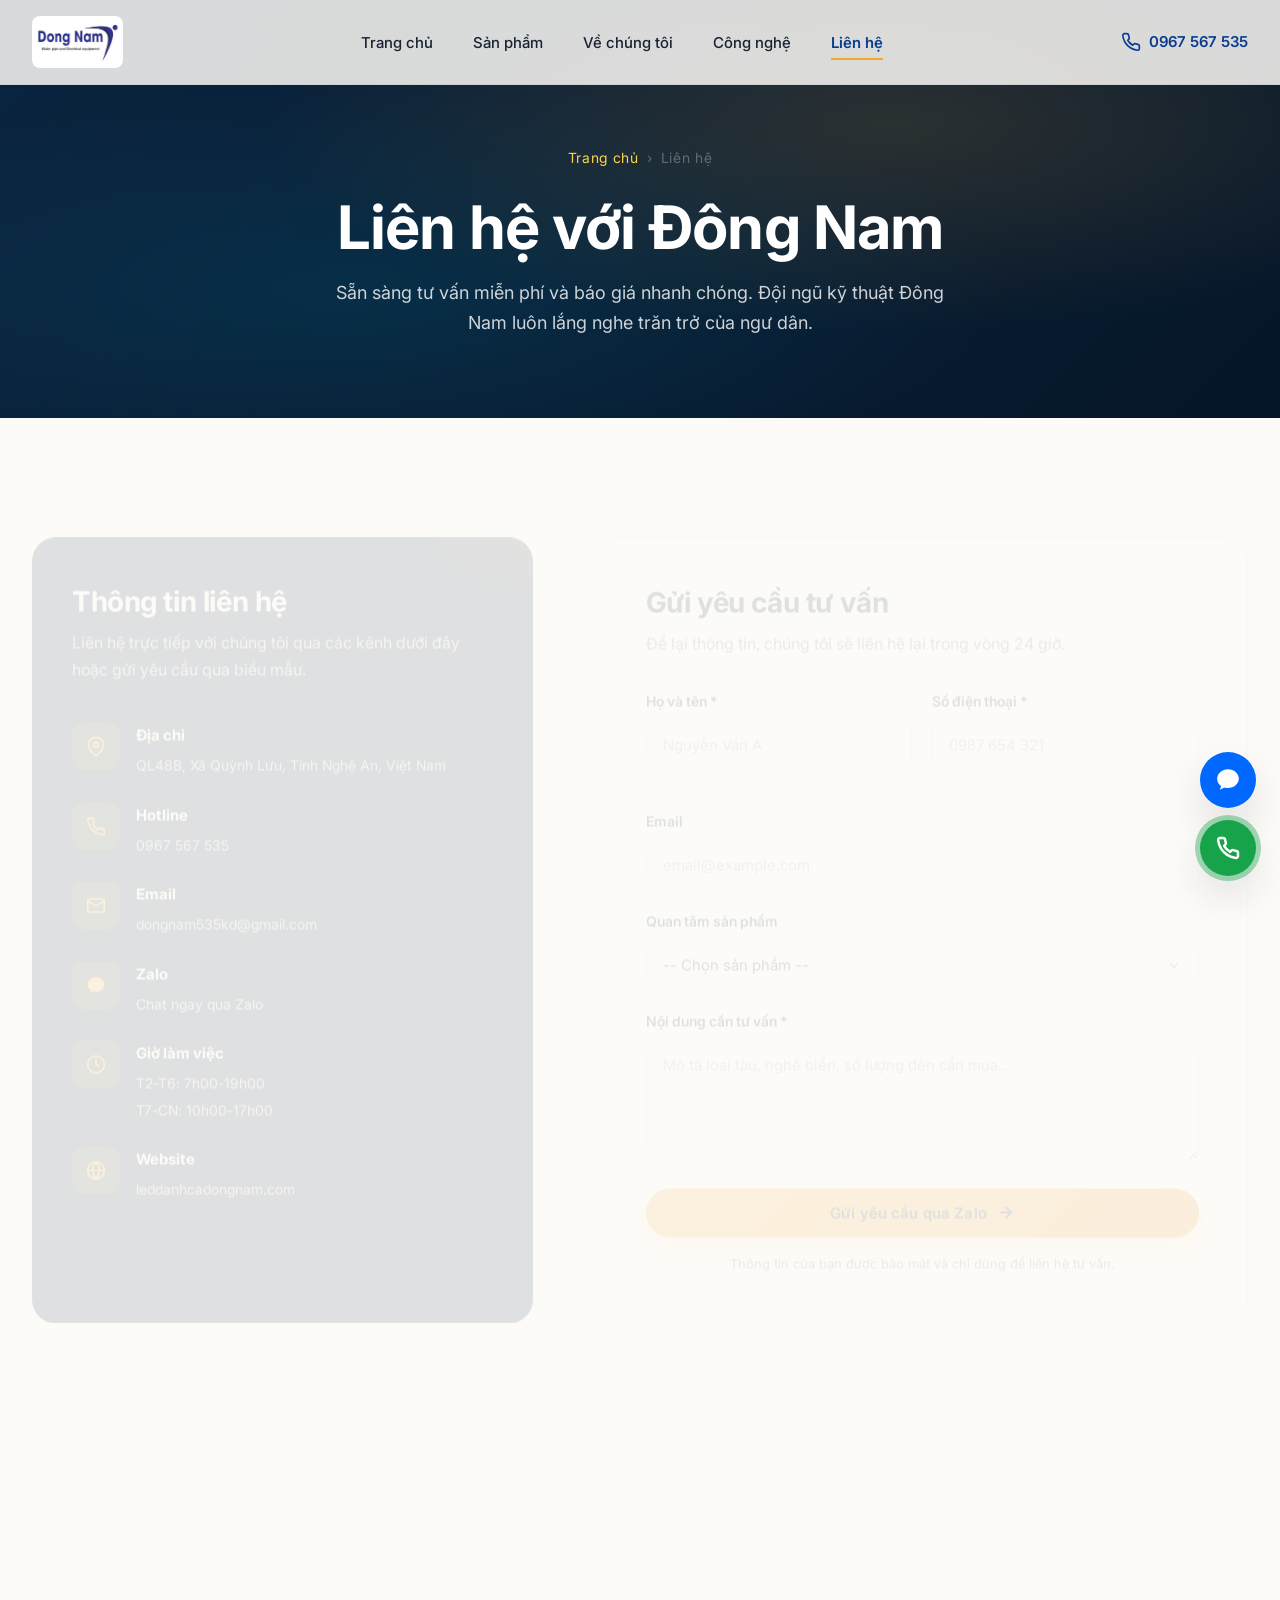
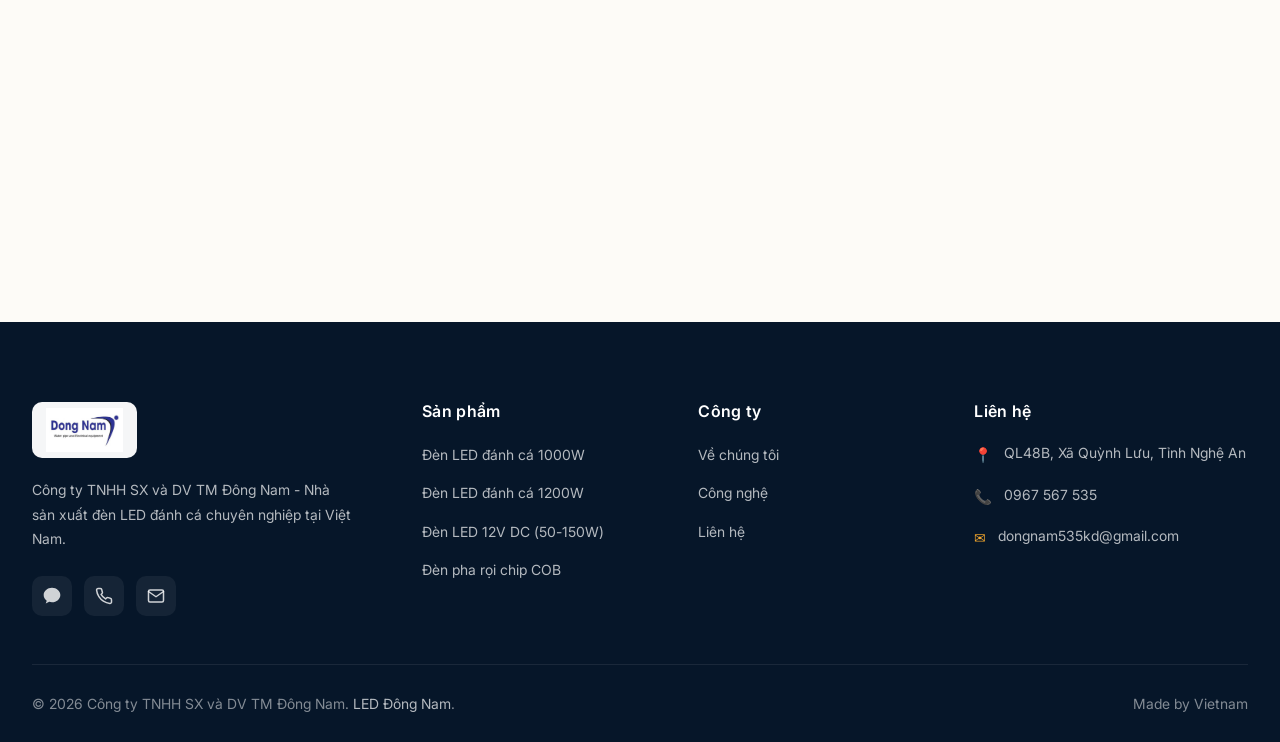
<file: contact.html>
<!DOCTYPE html>
<html lang="vi">
<head>
  <meta charset="UTF-8">
  <meta http-equiv="Content-Security-Policy" content="default-src 'self'; base-uri 'self'; object-src 'none'; script-src 'self'; style-src 'self' 'unsafe-inline'; img-src 'self' data:; font-src 'self'; connect-src 'self'; frame-src https://www.google.com; form-action 'self'; upgrade-insecure-requests">
  <meta http-equiv="refresh" content="0; url=/contact/">
  <link rel="canonical" href="https://leddanhcadongnam.com/contact/">
  <title>Đang chuyển hướng...</title>
</head>
<body>
  <p>Đang chuyển hướng... <a href="/contact/">Nhấn vào đây nếu không tự động chuyển</a></p>
</body>
</html>
</file>
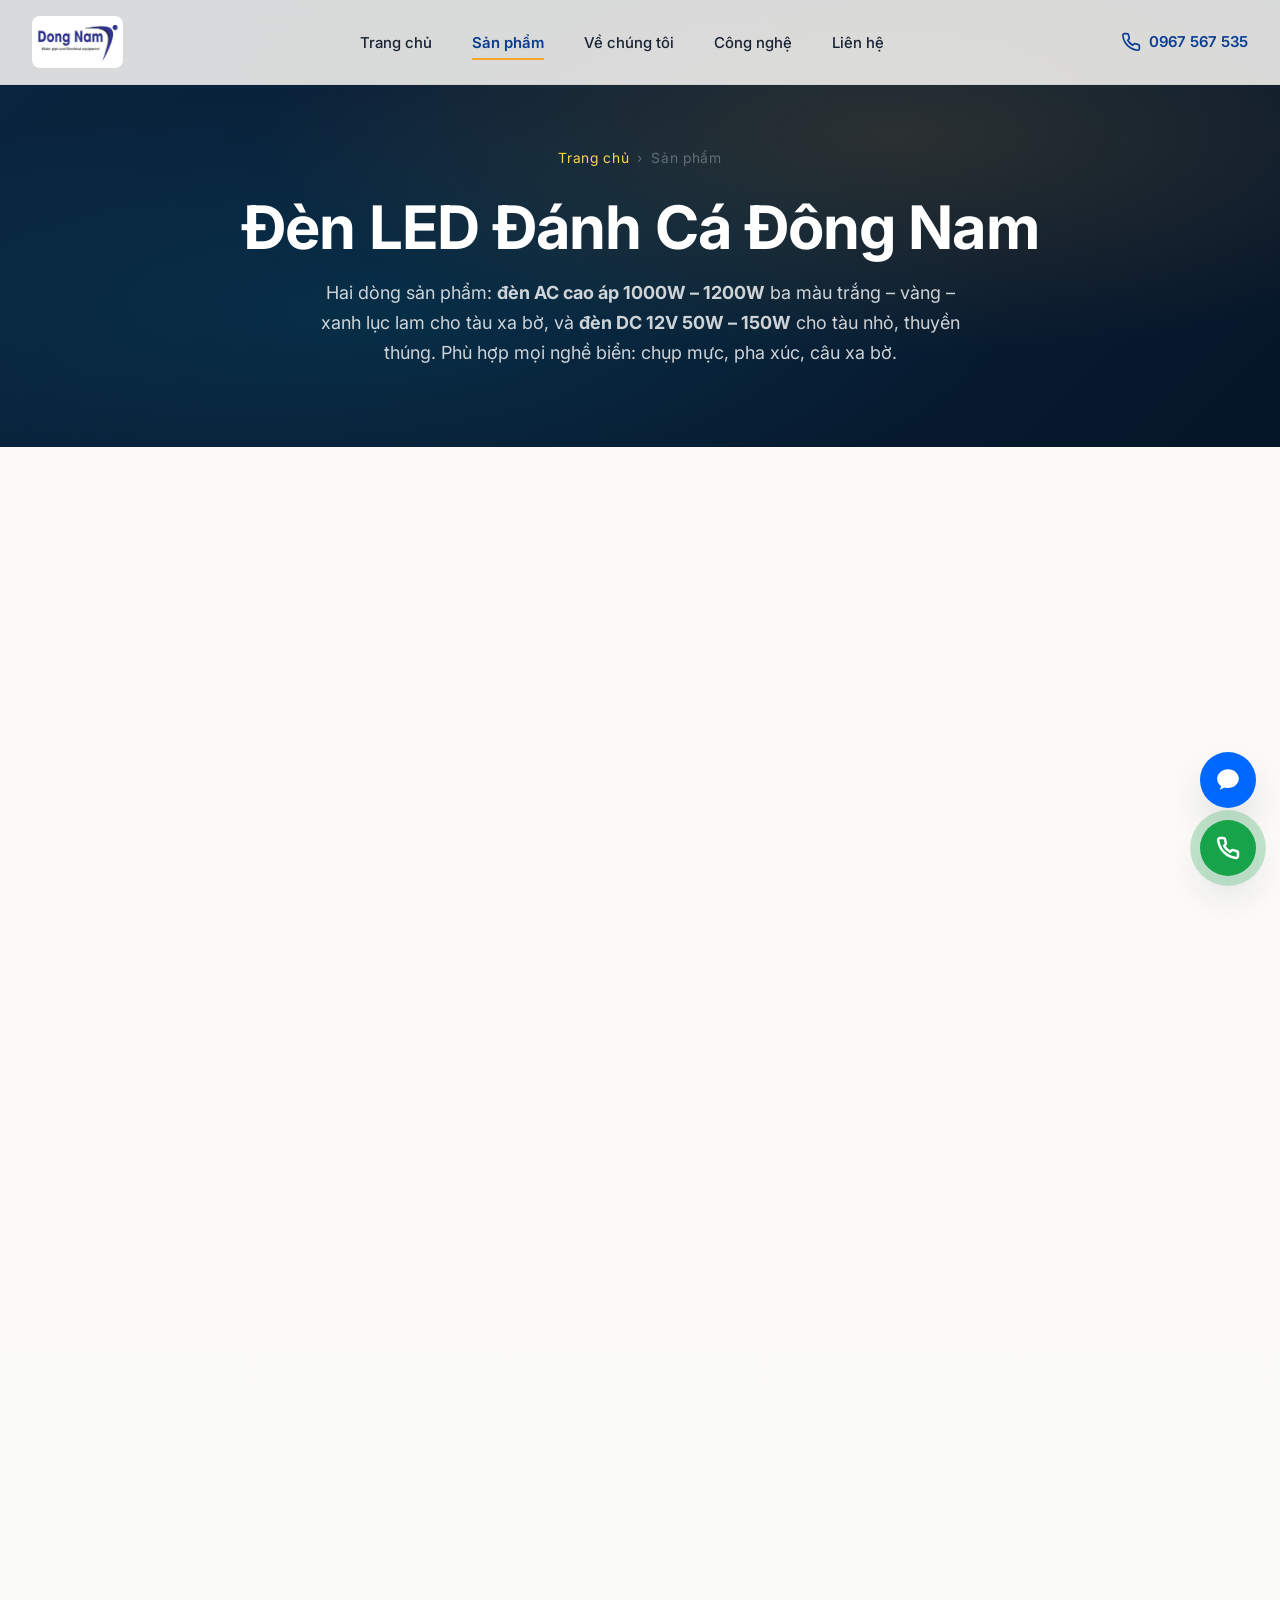
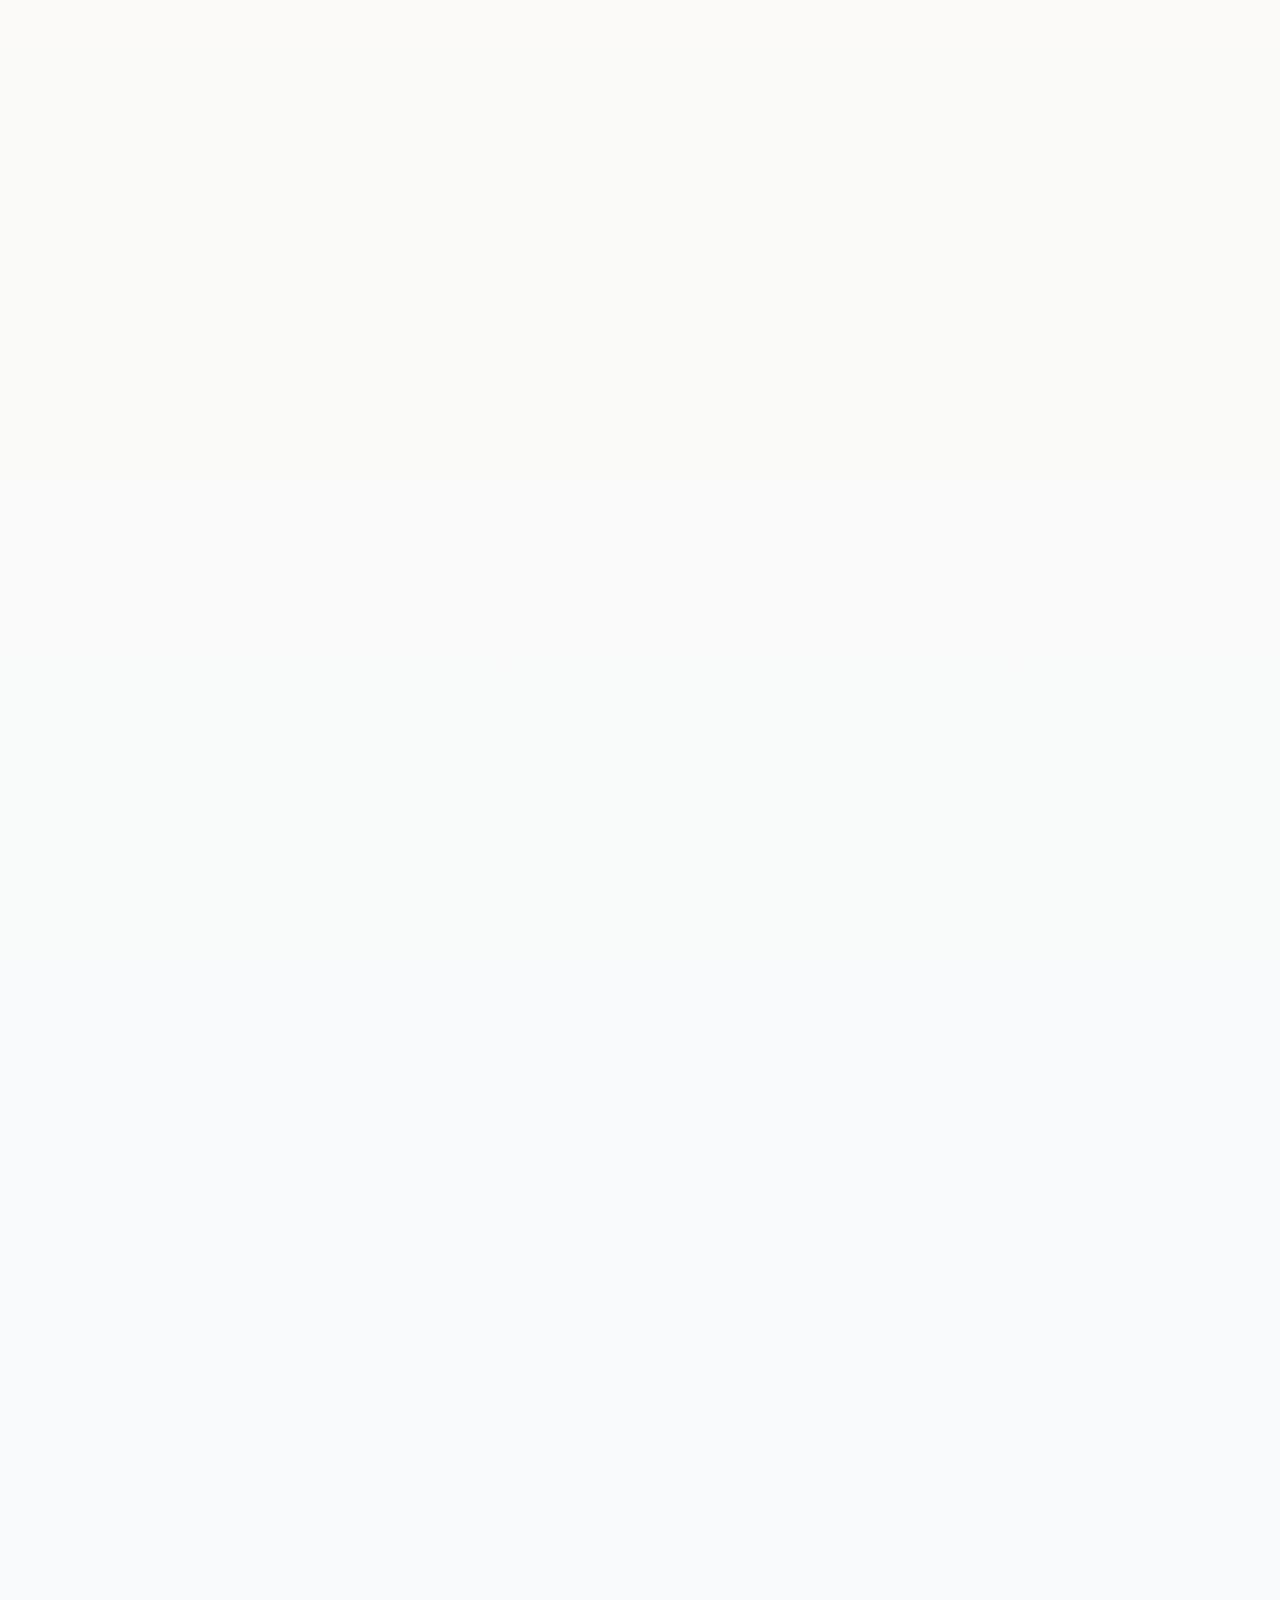
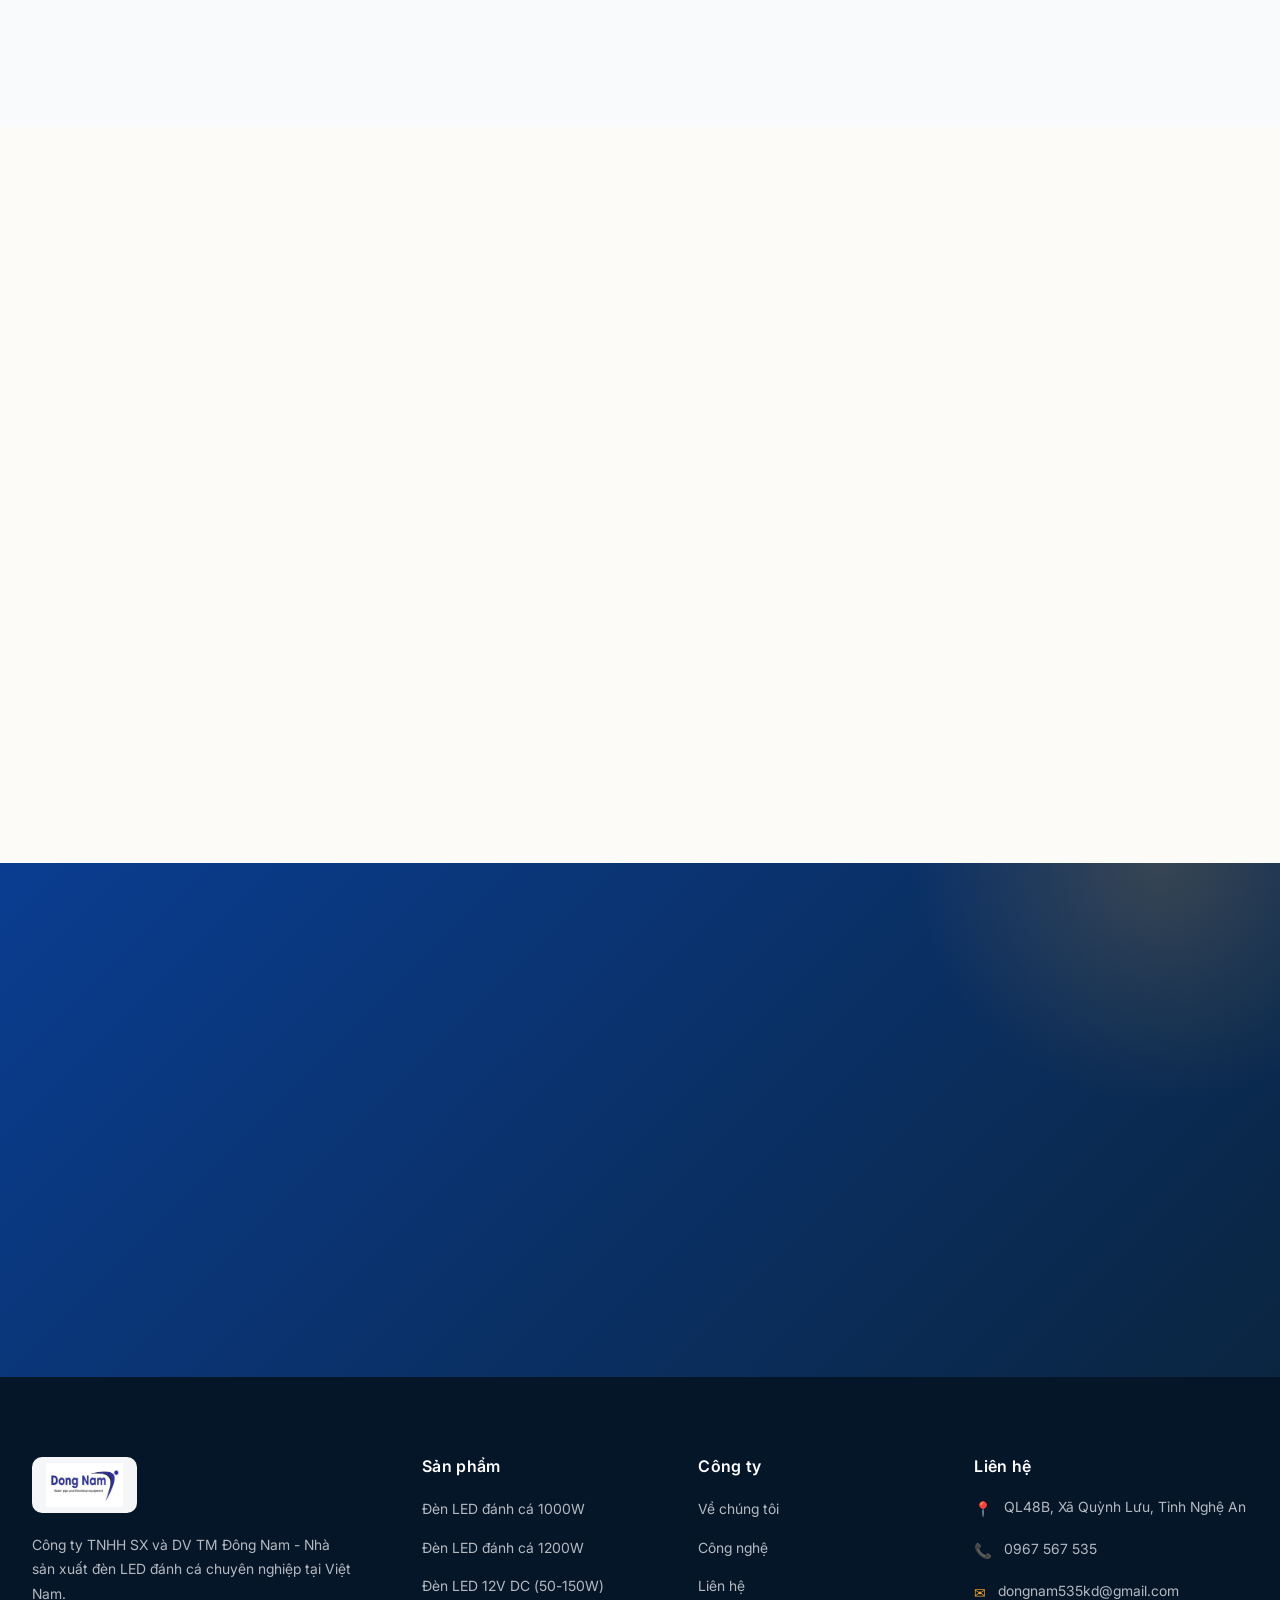
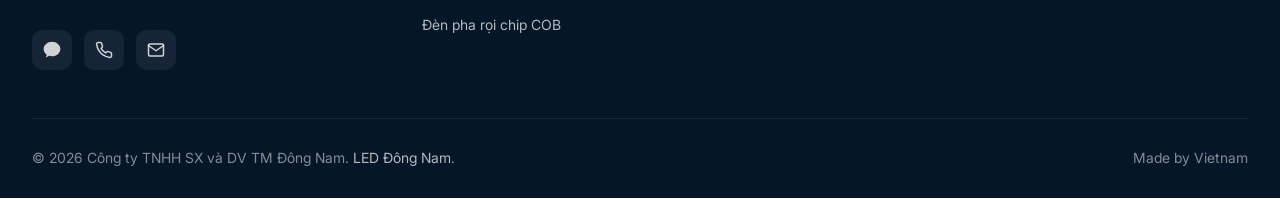
<file: products.html>
<!DOCTYPE html>
<html lang="vi">
<head>
  <meta charset="UTF-8">
  <meta http-equiv="Content-Security-Policy" content="default-src 'self'; base-uri 'self'; object-src 'none'; script-src 'self'; style-src 'self' 'unsafe-inline'; img-src 'self' data:; font-src 'self'; connect-src 'self'; frame-src https://www.google.com; form-action 'self'; upgrade-insecure-requests">
  <meta http-equiv="refresh" content="0; url=/products/">
  <link rel="canonical" href="https://leddanhcadongnam.com/products/">
  <title>Đang chuyển hướng...</title>
</head>
<body>
  <p>Đang chuyển hướng... <a href="/products/">Nhấn vào đây nếu không tự động chuyển</a></p>
</body>
</html>
</file>
<file: assets/fonts/stylesheet.css>
/* Inter (self-hosted) — only the weights/styles actually used by the site.
   woff2 only (supported by all modern browsers since 2016). */

@font-face {
  font-family: "Inter";
  src: url("Inter18pt-Regular.woff2") format("woff2");
  font-weight: 400;
  font-style: normal;
  font-display: swap;
}

@font-face {
  font-family: "Inter";
  src: url("Inter18pt-Italic.woff2") format("woff2");
  font-weight: 400;
  font-style: italic;
  font-display: swap;
}

@font-face {
  font-family: "Inter";
  src: url("Inter18pt-Medium.woff2") format("woff2");
  font-weight: 500;
  font-style: normal;
  font-display: swap;
}

@font-face {
  font-family: "Inter";
  src: url("Inter18pt-SemiBold.woff2") format("woff2");
  font-weight: 600;
  font-style: normal;
  font-display: swap;
}

@font-face {
  font-family: "Inter";
  src: url("Inter18pt-Bold.woff2") format("woff2");
  font-weight: 700;
  font-style: normal;
  font-display: swap;
}

@font-face {
  font-family: "Inter";
  src: url("Inter18pt-BoldItalic.woff2") format("woff2");
  font-weight: 700;
  font-style: italic;
  font-display: swap;
}
</file>
<file: assets/css/style.css>
:root {
  /* Brand Colors - Inspired by deep sea & fishing lights */
  --color-navy: #0a2540;
  --color-navy-dark: #061629;
  --color-ocean: #0a3d91;
  --color-ocean-light: #1a5fc7;
  --color-cyan: #00b4d8;
  --color-gold: #f4a72c;
  --color-gold-light: #fcd34d;
  --color-led-yellow: #fff5b0;
  --color-white: #ffffff;
  --color-cream: #fdfbf7;
  --color-gray-50: #f8fafc;
  --color-gray-100: #f1f5f9;
  --color-gray-200: #e2e8f0;
  --color-gray-400: #94a3b8;
  --color-gray-600: #475569;
  --color-gray-800: #1e293b;
  --color-text: #1a2332;
  --color-muted: #64748b;
  --color-border: #e5e7eb;

  /* Spacing */
  --container-max: 1280px;
  --section-pad-y: clamp(4rem, 8vw, 7rem);

  /* Shadows */
  --shadow-sm: 0 1px 2px rgba(10, 37, 64, 0.05);
  --shadow-md: 0 4px 12px rgba(10, 37, 64, 0.08);
  --shadow-lg: 0 20px 40px rgba(10, 37, 64, 0.12);
  --shadow-glow: 0 0 60px rgba(244, 167, 44, 0.25);

  /* Transitions */
  --ease: cubic-bezier(0.4, 0, 0.2, 1);
  --ease-out: cubic-bezier(0.16, 1, 0.3, 1);
}

/* ========================================
   RESET & BASE
   ======================================== */
*,
*::before,
*::after {
  box-sizing: border-box;
  margin: 0;
  padding: 0;
}

html {
  scroll-behavior: smooth;
  -webkit-text-size-adjust: 100%;
}

body {
  font-family: "inter", sans-serif;
  font-size: 16px;
  line-height: 1.65;
  text-rendering: optimizeSpeed;
  color: var(--color-text);
  background: var(--color-cream);
  overflow-x: hidden;
  -webkit-font-smoothing: antialiased;
  -moz-osx-font-smoothing: grayscale;
}

img {
  max-width: 100%;
  height: auto;
  display: block;
}

a {
  color: inherit;
  text-decoration: none;
  transition: color 0.25s var(--ease);
}

button {
  font-family: inherit;
  cursor: pointer;
  border: none;
  background: none;
}

/* ========================================
   TYPOGRAPHY
   ======================================== */
h1,
h2,
h3,
h4,
h5,
h6 {
  font-family: "inter", sans-serif;
  font-weight: 700;
  line-height: 1.15;
  letter-spacing: -0.015em;
  color: var(--color-navy);
}

.eyebrow {
  font-family: "inter", sans-serif;
  font-size: 0.875rem;
  letter-spacing: 0.25em;
  text-transform: uppercase;
  color: var(--color-gold);
  font-weight: 500;
  margin-bottom: 1rem;
  display: inline-block;
}

.section-title {
  font-size: clamp(2rem, 4.5vw, 3.25rem);
  margin-bottom: 1.25rem;
}

.section-subtitle {
  font-size: clamp(1rem, 1.4vw, 1.125rem);
  color: var(--color-muted);
  max-width: 640px;
  margin-bottom: 3rem;
  line-height: 1.7;
}

/* ========================================
   LAYOUT
   ======================================== */
.container {
  width: 100%;
  max-width: var(--container-max);
  margin: 0 auto;
  padding: 0 clamp(1rem, 4vw, 2rem);
}

section {
  padding: var(--section-pad-y) 0;
  position: relative;
}

/* ========================================
   BUTTONS
   ======================================== */
.btn {
  display: inline-flex;
  align-items: center;
  gap: 0.625rem;
  padding: 0.95rem 1.75rem;
  border-radius: 999px;
  font-weight: 600;
  font-size: 0.95rem;
  letter-spacing: 0.01em;
  transition: all 0.3s var(--ease);
  position: relative;
  overflow: hidden;
  white-space: nowrap;
}

.btn-primary {
  background: linear-gradient(135deg, var(--color-gold) 0%, #e8941b 100%);
  color: var(--color-navy);
  box-shadow: 0 8px 20px rgba(244, 167, 44, 0.35);
}

.btn-primary:hover {
  transform: translateY(-2px);
  box-shadow: 0 12px 28px rgba(244, 167, 44, 0.45);
}

.btn-secondary {
  background: transparent;
  color: var(--color-navy);
  border: 2px solid var(--color-navy);
}

.btn-secondary:hover {
  background: var(--color-navy);
  color: var(--color-white);
}

.btn-ghost {
  background: rgba(255, 255, 255, 0.1);
  color: var(--color-white);
  backdrop-filter: blur(10px);
  border: 1px solid rgba(255, 255, 255, 0.2);
}

.btn-ghost:hover {
  background: rgba(255, 255, 255, 0.2);
}

.btn .arrow {
  transition: transform 0.3s var(--ease);
}

.btn:hover .arrow {
  transform: translateX(4px);
}

/* ========================================
   HEADER / NAVIGATION
   ======================================== */
.site-header {
  position: fixed;
  top: 0;
  left: 0;
  right: 0;
  z-index: 100;
  background: rgba(253, 251, 247, 0.85);
  backdrop-filter: blur(20px);
  -webkit-backdrop-filter: blur(20px);
  border-bottom: 1px solid rgba(10, 37, 64, 0.06);
  transition: all 0.3s var(--ease);
}

.site-header.scrolled {
  background: rgba(253, 251, 247, 0.95);
  box-shadow: var(--shadow-sm);
}

.nav-wrapper {
  display: flex;
  align-items: center;
  justify-content: space-between;
  padding: 1rem 0;
  gap: 2rem;
}

.logo {
  display: flex;
  align-items: center;
  gap: 0.75rem;
  text-decoration: none;
  flex-shrink: 0;
}

.logo img {
  height: 52px;
  width: auto;
  border-radius: 8px;
  object-fit: contain;
  display: block;
}

.nav-menu {
  display: flex;
  align-items: center;
  gap: 2.5rem;
  list-style: none;
}

.nav-menu a {
  font-size: 0.95rem;
  font-weight: 500;
  color: var(--color-text);
  position: relative;
  padding: 0.5rem 0;
}

.nav-menu a::after {
  content: "";
  position: absolute;
  bottom: 0;
  left: 0;
  right: 0;
  height: 2px;
  background: var(--color-gold);
  transform: scaleX(0);
  transform-origin: left;
  transition: transform 0.3s var(--ease);
}

.nav-menu a:hover::after,
.nav-menu a.active::after {
  transform: scaleX(1);
}

.nav-menu a.active {
  color: var(--color-ocean);
  font-weight: 600;
}

.nav-cta {
  display: flex;
  align-items: center;
  gap: 1rem;
}

.phone-link {
  display: inline-flex;
  align-items: center;
  gap: 0.5rem;
  font-weight: 600;
  color: var(--color-ocean);
  font-size: 0.95rem;
}

.phone-link:hover {
  color: var(--color-gold);
}

.menu-toggle {
  display: none;
  width: 44px;
  height: 44px;
  border-radius: 8px;
  background: var(--color-navy);
  color: var(--color-white);
  align-items: center;
  justify-content: center;
}

/* ========================================
   HERO SECTION
   ======================================== */
.hero {
  position: relative;
  min-height: 100vh;
  display: flex;
  align-items: center;
  padding-top: 6rem;
  padding-bottom: 4rem;
  background: linear-gradient(
    135deg,
    var(--color-navy) 0%,
    var(--color-navy-dark) 50%,
    #020816 100%
  );
  color: var(--color-white);
  overflow: hidden;
}

.hero::before {
  content: "";
  position: absolute;
  inset: 0;
  background:
    radial-gradient(
      ellipse at 80% 20%,
      rgba(244, 167, 44, 0.18) 0%,
      transparent 50%
    ),
    radial-gradient(
      ellipse at 20% 80%,
      rgba(0, 180, 216, 0.15) 0%,
      transparent 50%
    );
  pointer-events: none;
}

.hero::after {
  content: "";
  position: absolute;
  inset: 0;
  background-image: url("data:image/svg+xml,%3Csvg xmlns='http://www.w3.org/2000/svg' width='100' height='100' viewBox='0 0 100 100'%3E%3Cg fill-opacity='0.04'%3E%3Ccircle cx='50' cy='50' r='1' fill='%23ffffff'/%3E%3C/g%3E%3C/svg%3E");
  pointer-events: none;
}

.hero-grid {
  position: relative;
  z-index: 2;
  display: grid;
  grid-template-columns: 1.1fr 1fr;
  gap: 4rem;
  align-items: center;
}

.hero-content .eyebrow {
  color: var(--color-gold-light);
}

.hero-title {
  font-size: clamp(2.5rem, 5.5vw, 4.5rem);
  color: var(--color-white);
  line-height: 1.05;
  margin-bottom: 1.5rem;
  letter-spacing: -0.02em;
}

.hero-title .highlight {
  color: var(--color-gold);
  font-style: italic;
  position: relative;
  display: inline-block;
}

.hero-title .highlight::after {
  content: "";
  position: absolute;
  left: 0;
  right: 0;
  bottom: 0.1em;
  height: 0.15em;
  background: rgba(244, 167, 44, 0.3);
  z-index: -1;
}

.hero-description {
  font-size: 1.125rem;
  color: rgba(255, 255, 255, 0.8);
  margin-bottom: 2.5rem;
  max-width: 540px;
  line-height: 1.7;
}

.hero-cta {
  display: flex;
  gap: 1rem;
  flex-wrap: wrap;
  margin-bottom: 3rem;
}

.hero-stats {
  display: grid;
  grid-template-columns: repeat(3, 1fr);
  gap: 2rem;
  padding-top: 2rem;
  border-top: 1px solid rgba(255, 255, 255, 0.12);
}

.stat-value {
  font-family: "inter", sans-serif;
  font-size: clamp(1.75rem, 3vw, 2.5rem);
  font-weight: 700;
  color: var(--color-gold);
  line-height: 1;
  margin-bottom: 0.375rem;
}

.stat-label {
  font-size: 0.825rem;
  color: rgba(255, 255, 255, 0.65);
  letter-spacing: 0.05em;
  text-transform: uppercase;
}

.hero-visual {
  position: relative;
  aspect-ratio: 4 / 5;
  border-radius: 24px;
  overflow: hidden;
  box-shadow: 0 40px 80px rgba(0, 0, 0, 0.4);
}

.hero-visual img {
  width: 100%;
  height: 100%;
  object-fit: cover;
  filter: contrast(1.05) saturate(1.1);
}

.hero-visual::after {
  content: "";
  position: absolute;
  inset: 0;
  background: linear-gradient(
    180deg,
    transparent 50%,
    rgba(10, 22, 41, 0.7) 100%
  );
  pointer-events: none;
}

.hero-badge {
  position: absolute;
  bottom: 1.5rem;
  left: 1.5rem;
  right: 1.5rem;
  z-index: 3;
  background: rgba(255, 255, 255, 0.95);
  backdrop-filter: blur(20px);
  padding: 1rem 1.25rem;
  border-radius: 14px;
  display: flex;
  align-items: center;
  gap: 0.875rem;
}

.hero-badge-icon {
  width: 44px;
  height: 44px;
  background: linear-gradient(135deg, var(--color-gold), #e8941b);
  border-radius: 10px;
  display: flex;
  align-items: center;
  justify-content: center;
  flex-shrink: 0;
  font-size: 1.25rem;
}

.hero-badge-text strong {
  display: block;
  color: var(--color-navy);
  font-size: 0.9rem;
  margin-bottom: 0.125rem;
}

.hero-badge-text span {
  font-size: 0.8rem;
  color: var(--color-muted);
}

/* Scroll Indicator */
.scroll-indicator {
  position: absolute;
  bottom: 2rem;
  left: 50%;
  transform: translateX(-50%);
  color: rgba(255, 255, 255, 0.5);
  font-size: 0.75rem;
  letter-spacing: 0.2em;
  text-transform: uppercase;
  z-index: 3;
  animation: bob 2s ease-in-out infinite;
}

@keyframes bob {
  0%,
  100% {
    transform: translate(-50%, 0);
  }
  50% {
    transform: translate(-50%, -8px);
  }
}

/* ========================================
   FEATURES SECTION
   ======================================== */
.features {
  background: var(--color-cream);
  position: relative;
}

.features-header {
  text-align: center;
  max-width: 720px;
  margin: 0 auto 4rem;
}

.features-header .section-subtitle {
  margin-left: auto;
  margin-right: auto;
}

.features-grid {
  display: grid;
  grid-template-columns: repeat(auto-fit, minmax(280px, 1fr));
  gap: 1.5rem;
}

.feature-card {
  background: var(--color-white);
  padding: 2.5rem 2rem;
  border-radius: 20px;
  border: 1px solid var(--color-border);
  position: relative;
  overflow: hidden;
  transition: all 0.4s var(--ease);
}

.feature-card::before {
  content: "";
  position: absolute;
  top: 0;
  left: 0;
  width: 100%;
  height: 4px;
  background: linear-gradient(90deg, var(--color-gold), var(--color-ocean));
  transform: scaleX(0);
  transform-origin: left;
  transition: transform 0.5s var(--ease);
}

.feature-card:hover {
  transform: translateY(-6px);
  box-shadow: var(--shadow-lg);
  border-color: transparent;
}

.feature-card:hover::before {
  transform: scaleX(1);
}

.feature-icon {
  width: 64px;
  height: 64px;
  border-radius: 16px;
  background: linear-gradient(
    135deg,
    rgba(244, 167, 44, 0.12),
    rgba(10, 61, 145, 0.08)
  );
  display: flex;
  align-items: center;
  justify-content: center;
  margin-bottom: 1.5rem;
  font-size: 1.75rem;
}

.feature-card h3 {
  font-size: 1.375rem;
  margin-bottom: 0.75rem;
}

.feature-card p {
  color: var(--color-muted);
  font-size: 0.95rem;
  line-height: 1.7;
}

/* ========================================
   PRODUCTS SECTION
   ======================================== */
.products-section {
  background: linear-gradient(
    180deg,
    var(--color-cream) 0%,
    var(--color-gray-50) 100%
  );
}

.section-header {
  display: flex;
  justify-content: space-between;
  align-items: end;
  margin-bottom: 3.5rem;
  gap: 2rem;
  flex-wrap: wrap;
}

.section-header-content {
  max-width: 600px;
}

.products-grid {
  display: grid;
  grid-template-columns: repeat(auto-fit, minmax(300px, 1fr));
  gap: 1.75rem;
}

.product-card {
  background: var(--color-white);
  border-radius: 20px;
  overflow: hidden;
  transition: all 0.4s var(--ease);
  border: 1px solid var(--color-border);
  display: flex;
  flex-direction: column;
}

.product-card:hover {
  transform: translateY(-6px);
  box-shadow: var(--shadow-lg);
}

.product-image {
  aspect-ratio: 4 / 3;
  overflow: hidden;
  position: relative;
  background: linear-gradient(135deg, #1e293b, #0a2540);
}

.product-image img {
  width: 100%;
  height: 100%;
  object-fit: cover;
  transition: transform 0.6s var(--ease);
}

.product-card:hover .product-image img {
  transform: scale(1.08);
}

.product-tag {
  position: absolute;
  top: 1rem;
  left: 1rem;
  background: var(--color-gold);
  color: var(--color-navy);
  font-size: 0.7rem;
  font-weight: 700;
  letter-spacing: 0.1em;
  padding: 0.375rem 0.75rem;
  border-radius: 999px;
  text-transform: uppercase;
}

.product-info {
  padding: 1.75rem;
  flex: 1;
  display: flex;
  flex-direction: column;
}

.product-info h3 {
  font-size: 1.25rem;
  margin-bottom: 0.5rem;
  color: var(--color-navy);
}

.product-specs {
  display: flex;
  gap: 1rem;
  margin-bottom: 1rem;
  font-size: 0.825rem;
  color: var(--color-muted);
  flex-wrap: wrap;
}

.product-spec-item {
  display: inline-flex;
  align-items: center;
  gap: 0.375rem;
}

.product-spec-item strong {
  color: var(--color-navy);
}

.product-info p {
  color: var(--color-muted);
  font-size: 0.9rem;
  line-height: 1.65;
  margin-bottom: 1.25rem;
  flex: 1;
}

.product-link {
  display: inline-flex;
  align-items: center;
  gap: 0.5rem;
  color: var(--color-ocean);
  font-weight: 600;
  font-size: 0.9rem;
  align-self: flex-start;
}

.product-link:hover {
  gap: 0.75rem;
  color: var(--color-gold);
}

/* ========================================
   TECHNOLOGY / STRUCTURE SECTION
   ======================================== */
.tech-section {
  background: var(--color-navy);
  color: var(--color-white);
  position: relative;
  overflow: hidden;
}

.tech-section::before {
  content: "";
  position: absolute;
  top: -50%;
  right: -10%;
  width: 60%;
  height: 200%;
  background: radial-gradient(
    ellipse at center,
    rgba(244, 167, 44, 0.1) 0%,
    transparent 60%
  );
  pointer-events: none;
}

.tech-section .section-title {
  color: var(--color-white);
}

.tech-grid {
  display: grid;
  grid-template-columns: 1fr 1.2fr;
  gap: 4rem;
  align-items: center;
  position: relative;
  z-index: 2;
}

.tech-image {
  border-radius: 24px;
  overflow: hidden;
  background: var(--color-white);
  padding: 2rem;
  box-shadow: 0 30px 60px rgba(0, 0, 0, 0.3);
}

.tech-image img {
  width: 100%;
  border-radius: 12px;
}

.tech-features {
  display: grid;
  gap: 1.25rem;
}

.tech-feature {
  display: flex;
  gap: 1.25rem;
  padding: 1.25rem;
  background: rgba(255, 255, 255, 0.04);
  border-radius: 14px;
  border: 1px solid rgba(255, 255, 255, 0.08);
  transition: all 0.3s var(--ease);
}

.tech-feature:hover {
  background: rgba(255, 255, 255, 0.07);
  border-color: rgba(244, 167, 44, 0.3);
}

.tech-feature-number {
  flex-shrink: 0;
  width: 48px;
  height: 48px;
  border-radius: 12px;
  background: linear-gradient(135deg, var(--color-gold), #e8941b);
  color: var(--color-navy);
  display: flex;
  align-items: center;
  justify-content: center;
  font-family: "inter", sans-serif;
  font-weight: 700;
  font-size: 1.25rem;
}

.tech-feature h3 {
  color: var(--color-white);
  font-size: 1.0625rem;
  margin-bottom: 0.375rem;
  font-family: "inter", sans-serif;
  font-weight: 600;
}

.tech-feature p {
  color: rgba(255, 255, 255, 0.7);
  font-size: 0.875rem;
  line-height: 1.6;
}

/* ========================================
   GALLERY / TESTIMONIAL SECTION
   ======================================== */
.gallery-section {
  background: var(--color-cream);
}

.gallery-grid {
  display: grid;
  grid-template-columns: repeat(4, 1fr);
  grid-template-rows: repeat(2, 200px);
  gap: 1rem;
  margin-top: 3rem;
}

.gallery-item {
  border-radius: 16px;
  overflow: hidden;
  position: relative;
  cursor: pointer;
}

.gallery-item img {
  width: 100%;
  height: 100%;
  object-fit: cover;
  transition: transform 0.5s var(--ease);
}

.gallery-item:hover img {
  transform: scale(1.08);
}

.gallery-item::after {
  content: "";
  position: absolute;
  inset: 0;
  background: linear-gradient(
    180deg,
    transparent 60%,
    rgba(10, 37, 64, 0.7) 100%
  );
  opacity: 0;
  transition: opacity 0.3s var(--ease);
}

.gallery-item:hover::after {
  opacity: 1;
}

.gallery-item:nth-child(1) {
  grid-column: span 2;
  grid-row: span 2;
}
.gallery-item:nth-child(2) {
  grid-column: span 1;
}
.gallery-item:nth-child(3) {
  grid-column: span 1;
}
.gallery-item:nth-child(4) {
  grid-column: span 1;
}
.gallery-item:nth-child(5) {
  grid-column: span 1;
}

/* ========================================
   CTA BANNER
   ======================================== */
.cta-banner {
  background: linear-gradient(
    135deg,
    var(--color-ocean) 0%,
    var(--color-navy) 100%
  );
  color: var(--color-white);
  position: relative;
  overflow: hidden;
}

.cta-banner::before {
  content: "";
  position: absolute;
  top: -50%;
  right: -10%;
  width: 500px;
  height: 500px;
  background: radial-gradient(
    circle,
    rgba(244, 167, 44, 0.2) 0%,
    transparent 70%
  );
  pointer-events: none;
}

.cta-content {
  position: relative;
  z-index: 2;
  text-align: center;
  max-width: 720px;
  margin: 0 auto;
}

.cta-content h2 {
  color: var(--color-white);
  font-size: clamp(1.75rem, 4vw, 2.75rem);
  margin-bottom: 1.25rem;
}

.cta-content p {
  font-size: 1.0625rem;
  color: rgba(255, 255, 255, 0.85);
  margin-bottom: 2rem;
  line-height: 1.7;
}

.cta-buttons {
  display: flex;
  gap: 1rem;
  justify-content: center;
  flex-wrap: wrap;
}

/* ========================================
   FOOTER
   ======================================== */
/* ========================================
   PRESS / MEDIA SECTION
   ======================================== */
.press-section {
  background: var(--color-cream);
  padding: 6rem 0 5rem;
  text-align: center;
}

.press-section .eyebrow {
  color: var(--color-ocean);
}

.press-section .section-title,
.press-section .section-subtitle {
  max-width: 640px;
  margin-left: auto;
  margin-right: auto;
}

.press-section .section-subtitle {
  color: var(--color-muted);
  margin-bottom: 0;
}

.press-card {
  background: var(--color-white);
  border-radius: 20px;
  padding: 2.5rem;
  box-shadow: var(--shadow-md);
  border: 1px solid rgba(10, 37, 64, 0.08);
  margin-top: 2.5rem;
  text-align: left;
}

.press-badge {
  display: inline-flex;
  align-items: center;
  gap: 0.5rem;
  background: rgba(10, 37, 64, 0.06);
  color: var(--color-navy);
  font-size: 0.78rem;
  font-weight: 700;
  padding: 0.4rem 1rem;
  border-radius: 50px;
  margin-bottom: 1.75rem;
  letter-spacing: 0.05em;
  text-transform: uppercase;
}

.press-badge-dot {
  width: 8px;
  height: 8px;
  background: #e63946;
  border-radius: 50%;
  flex-shrink: 0;
  animation: blink-dot 2s ease-in-out infinite;
}

@keyframes blink-dot {
  0%,
  100% {
    opacity: 1;
  }
  50% {
    opacity: 0.3;
  }
}

.press-card-grid {
  display: grid;
  grid-template-columns: 1fr 260px;
  gap: 3rem;
  align-items: start;
}

.press-meta {
  font-size: 0.82rem;
  color: var(--color-ocean);
  font-weight: 600;
  margin-bottom: 0.75rem;
  text-transform: uppercase;
  letter-spacing: 0.06em;
}

.press-title {
  font-family: "inter", sans-serif;
  font-size: 1.45rem;
  color: var(--color-navy);
  margin: 0 0 1.25rem;
  line-height: 1.45;
}

.press-quote {
  border-left: 4px solid var(--color-gold);
  padding: 0.5rem 0 0.5rem 1.25rem;
  margin: 0 0 1.5rem;
  font-style: italic;
  color: #4a5568;
  line-height: 1.8;
  font-size: 0.96rem;
}

.press-read-more {
  display: inline-flex;
  align-items: center;
  gap: 0.5rem;
  color: var(--color-ocean);
  font-weight: 700;
  font-size: 0.88rem;
  text-decoration: none;
  border-bottom: 2px solid transparent;
  transition:
    border-color 0.2s var(--ease),
    gap 0.2s var(--ease);
}
.press-read-more:hover {
  border-color: var(--color-ocean);
  gap: 0.75rem;
}

.press-stats {
  display: flex;
  flex-direction: column;
  gap: 1rem;
}

.press-stat {
  background: var(--color-cream);
  border-radius: 14px;
  padding: 1.25rem 1rem;
  text-align: center;
  border: 1px solid rgba(10, 37, 64, 0.07);
}

.press-stat-num {
  font-family: "inter", sans-serif;
  font-size: 2.1rem;
  color: var(--color-gold);
  line-height: 1;
  margin-bottom: 0.35rem;
  font-weight: 700;
}

.press-stat-label {
  font-size: 0.78rem;
  color: var(--color-navy);
  font-weight: 500;
  opacity: 0.7;
  line-height: 1.4;
}

.press-endorsement {
  margin-top: 2rem;
  background: var(--color-navy);
  border-radius: 16px;
  padding: 2rem 2.5rem;
  display: flex;
  gap: 2.5rem;
  align-items: center;
}

.endorsement-body {
  flex: 1;
}

.endorsement-quote {
  color: rgba(255, 255, 255, 0.9);
  font-style: italic;
  font-size: 1rem;
  line-height: 1.75;
  margin-bottom: 0.75rem;
}

.endorsement-author {
  color: var(--color-gold);
  font-weight: 700;
  font-size: 0.82rem;
  letter-spacing: 0.03em;
}

.endorsement-icon {
  width: 56px;
  height: 56px;
  background: rgba(255, 255, 255, 0.08);
  border-radius: 50%;
  display: flex;
  align-items: center;
  justify-content: center;
  flex-shrink: 0;
  color: var(--color-gold);
  font-size: 1.75rem;
}

@media (max-width: 900px) {
  .press-card-grid {
    grid-template-columns: 1fr;
  }
  .press-stats {
    flex-direction: row;
    flex-wrap: wrap;
  }
  .press-stat {
    flex: 1;
    min-width: 130px;
  }
}

@media (max-width: 600px) {
  .press-card {
    padding: 1.5rem;
  }
  .press-endorsement {
    flex-direction: column;
    gap: 1rem;
    padding: 1.5rem;
  }
  .endorsement-icon {
    display: none;
  }
}

/* ========================================
   SITE FOOTER
   ======================================== */
.site-footer {
  background: var(--color-navy-dark);
  color: rgba(255, 255, 255, 0.7);
  padding: 5rem 0 0;
}

.footer-grid {
  display: grid;
  grid-template-columns: 1.5fr 1fr 1fr 1.2fr;
  gap: 3rem;
  padding-bottom: 3rem;
}

.footer-brand img {
  height: 56px;
  width: auto;
  margin-bottom: 1.25rem;
  border-radius: 10px;
  background: rgba(255, 255, 255, 0.96);
  padding: 6px 14px;
  object-fit: contain;
  display: block;
}

.footer-brand p {
  font-size: 0.9rem;
  line-height: 1.7;
  margin-bottom: 1.5rem;
  max-width: 320px;
}

.social-links {
  display: flex;
  gap: 0.75rem;
}

.social-link {
  width: 40px;
  height: 40px;
  border-radius: 10px;
  background: rgba(255, 255, 255, 0.06);
  display: flex;
  align-items: center;
  justify-content: center;
  color: rgba(255, 255, 255, 0.8);
  transition: all 0.3s var(--ease);
}

.social-link:hover {
  background: var(--color-gold);
  color: var(--color-navy);
  transform: translateY(-3px);
}

.footer-column h3 {
  color: var(--color-white);
  font-family: "inter", sans-serif;
  font-size: 1rem;
  font-weight: 600;
  margin-bottom: 1.25rem;
  letter-spacing: 0.02em;
}

.footer-column ul {
  list-style: none;
  display: grid;
  gap: 0.75rem;
}

.footer-column a {
  color: rgba(255, 255, 255, 0.7);
  font-size: 0.9rem;
  transition: all 0.25s var(--ease);
}

.footer-column a:hover {
  color: var(--color-gold);
  padding-left: 6px;
}

.contact-item {
  display: flex;
  gap: 0.75rem;
  margin-bottom: 1rem;
  font-size: 0.9rem;
  align-items: flex-start;
}

.contact-icon {
  color: var(--color-gold);
  margin-top: 2px;
  flex-shrink: 0;
}

.footer-bottom {
  border-top: 1px solid rgba(255, 255, 255, 0.08);
  padding: 1.75rem 0;
  display: flex;
  justify-content: space-between;
  align-items: center;
  font-size: 0.85rem;
  color: rgba(255, 255, 255, 0.5);
  flex-wrap: wrap;
  gap: 1rem;
}

.footer-bottom a {
  color: rgba(255, 255, 255, 0.7);
}

.footer-bottom a:hover {
  color: var(--color-gold);
}

/* ========================================
   FLOATING ACTION BUTTONS
   ======================================== */
.float-actions {
  position: fixed;
  bottom: 1.5rem;
  right: 1.5rem;
  z-index: 90;
  display: flex;
  flex-direction: column;
  gap: 0.75rem;
}

.float-btn {
  width: 56px;
  height: 56px;
  border-radius: 50%;
  display: flex;
  align-items: center;
  justify-content: center;
  color: var(--color-white);
  box-shadow: var(--shadow-lg);
  transition: all 0.3s var(--ease);
  position: relative;
}

.float-btn:hover {
  transform: scale(1.1) rotate(-5deg);
}

.float-btn.zalo {
  background: #0068ff;
}

.float-btn.phone {
  background: #16a34a;
  animation: pulse 2s infinite;
}

@keyframes pulse {
  0%,
  100% {
    box-shadow:
      0 0 0 0 rgba(22, 163, 74, 0.6),
      var(--shadow-lg);
  }
  50% {
    box-shadow:
      0 0 0 16px rgba(22, 163, 74, 0),
      var(--shadow-lg);
  }
}

/* ========================================
   PAGE HEADER (Inner pages)
   ======================================== */
.page-header {
  background: linear-gradient(
    135deg,
    var(--color-navy) 0%,
    var(--color-navy-dark) 100%
  );
  color: var(--color-white);
  padding: 9rem 0 5rem;
  text-align: center;
  position: relative;
  overflow: hidden;
}

.page-header::before {
  content: "";
  position: absolute;
  inset: 0;
  background:
    radial-gradient(
      ellipse at 70% 30%,
      rgba(244, 167, 44, 0.15) 0%,
      transparent 50%
    ),
    radial-gradient(
      ellipse at 30% 70%,
      rgba(0, 180, 216, 0.1) 0%,
      transparent 50%
    );
  pointer-events: none;
}

.page-header-content {
  position: relative;
  z-index: 2;
}

.page-header h1 {
  color: var(--color-white);
  font-size: clamp(2.25rem, 5vw, 3.75rem);
  margin-bottom: 1rem;
}

.page-header p {
  font-size: 1.125rem;
  color: rgba(255, 255, 255, 0.8);
  max-width: 640px;
  margin: 0 auto;
}

.breadcrumb {
  display: inline-flex;
  align-items: center;
  gap: 0.5rem;
  font-size: 0.85rem;
  color: rgba(255, 255, 255, 0.6);
  margin-bottom: 1.5rem;
  letter-spacing: 0.05em;
}

.breadcrumb a {
  color: var(--color-gold-light);
}

.breadcrumb a:hover {
  color: var(--color-gold);
}

/* ========================================
   ABOUT PAGE
   ======================================== */
.about-intro {
  background: var(--color-cream);
}

.about-intro-grid {
  display: grid;
  grid-template-columns: 1fr 1fr;
  gap: 4rem;
  align-items: center;
}

.about-intro-image {
  border-radius: 24px;
  overflow: hidden;
  aspect-ratio: 4/5;
  position: relative;
  box-shadow: var(--shadow-lg);
}

.about-intro-image img {
  width: 100%;
  height: 100%;
  object-fit: cover;
}

.about-intro-content p {
  font-size: 1.0625rem;
  line-height: 1.8;
  color: var(--color-gray-600);
  margin-bottom: 1.25rem;
}

.about-intro-content p:first-of-type {
  font-size: 1.1875rem;
  color: var(--color-navy);
  font-weight: 500;
}

.values-section {
  background: var(--color-gray-50);
}

.values-grid {
  display: grid;
  grid-template-columns: repeat(auto-fit, minmax(280px, 1fr));
  gap: 1.75rem;
  margin-top: 3rem;
}

.value-card {
  background: var(--color-white);
  padding: 2.5rem;
  border-radius: 20px;
  text-align: center;
  border: 1px solid var(--color-border);
  transition: all 0.3s var(--ease);
}

.value-card:hover {
  transform: translateY(-4px);
  box-shadow: var(--shadow-md);
}

.value-number {
  font-family: "inter", sans-serif;
  font-size: 3rem;
  color: var(--color-gold);
  font-weight: 700;
  line-height: 1;
  margin-bottom: 1rem;
}

.value-card h3 {
  font-size: 1.25rem;
  margin-bottom: 0.75rem;
}

.value-card p {
  color: var(--color-muted);
  font-size: 0.9375rem;
  line-height: 1.7;
}

/* ========================================
   CONTACT PAGE
   ======================================== */
.contact-section {
  background: var(--color-cream);
}

.contact-grid {
  display: grid;
  grid-template-columns: 1fr 1.3fr;
  gap: 4rem;
}

.contact-info-card {
  background: var(--color-navy);
  color: var(--color-white);
  padding: 3rem 2.5rem;
  border-radius: 24px;
  position: relative;
  overflow: hidden;
}

.contact-info-card::before {
  content: "";
  position: absolute;
  top: -30%;
  right: -30%;
  width: 300px;
  height: 300px;
  border-radius: 50%;
  background: radial-gradient(
    circle,
    rgba(244, 167, 44, 0.2) 0%,
    transparent 70%
  );
}

.contact-info-card h2 {
  color: var(--color-white);
  font-size: 1.75rem;
  margin-bottom: 0.75rem;
  position: relative;
}

.contact-info-card > p {
  color: rgba(255, 255, 255, 0.75);
  margin-bottom: 2.5rem;
  position: relative;
}

.contact-list {
  display: grid;
  gap: 1.5rem;
  position: relative;
}

.contact-list-item {
  display: flex;
  gap: 1rem;
  align-items: flex-start;
  cursor: pointer;
}

.contact-list-icon {
  width: 48px;
  height: 48px;
  border-radius: 12px;
  background: rgba(244, 167, 44, 0.15);
  color: var(--color-gold);
  display: flex;
  align-items: center;
  justify-content: center;
  flex-shrink: 0;
  font-size: 1.125rem;
}

.contact-list-item strong {
  display: block;
  color: var(--color-white);
  margin-bottom: 0.25rem;
  font-size: 0.95rem;
}

.contact-list-item span,
.contact-list-item a {
  color: rgba(255, 255, 255, 0.75);
  font-size: 0.9rem;
  line-height: 1.6;
}

.contact-list-item a:hover {
  color: var(--color-gold);
}

.contact-form {
  background: var(--color-white);
  padding: 3rem;
  border-radius: 24px;
  border: 1px solid var(--color-border);
}

.contact-form-title {
  font-size: 1.75rem;
  margin-bottom: 0.75rem;
}

.contact-form-intro {
  color: var(--color-muted);
  margin-bottom: 2rem;
}

.form-submit {
  width: 100%;
  justify-content: center;
}

.form-note {
  font-size: 0.8rem;
  color: var(--color-muted);
  margin-top: 1rem;
  text-align: center;
}

.form-row {
  display: grid;
  grid-template-columns: 1fr 1fr;
  gap: 1.25rem;
  margin-bottom: 1.25rem;
}

.form-group {
  margin-bottom: 1.25rem;
}

.form-group label {
  display: block;
  font-size: 0.875rem;
  font-weight: 600;
  color: var(--color-navy);
  margin-bottom: 0.5rem;
}

.form-group input,
.form-group textarea,
.form-group select {
  width: 100%;
  padding: 0.875rem 1rem;
  border: 1.5px solid var(--color-border);
  border-radius: 10px;
  font-family: inherit;
  font-size: 0.95rem;
  color: var(--color-text);
  background: var(--color-white);
  transition: all 0.25s var(--ease);
}

.form-group input:focus,
.form-group textarea:focus,
.form-group select:focus {
  outline: none;
  border-color: var(--color-ocean);
  box-shadow: 0 0 0 3px rgba(10, 61, 145, 0.1);
}

.form-group textarea {
  resize: vertical;
  min-height: 120px;
}

.map-container {
  margin-top: 4rem;
  border-radius: 24px;
  overflow: hidden;
  height: 450px;
  box-shadow: var(--shadow-md);
}

.map-container iframe {
  width: 100%;
  height: 100%;
  border: none;
}

/* Map facade (click-to-load, tránh third-party cookies khi tải trang) */
.map-facade {
  width: 100%;
  height: 100%;
  display: flex;
  align-items: center;
  justify-content: center;
  text-align: center;
  cursor: pointer;
  background: linear-gradient(135deg, #0a2540 0%, #0a3d91 100%);
  color: #fff;
}

.map-facade-inner {
  display: flex;
  flex-direction: column;
  align-items: center;
  gap: 0.5rem;
  padding: 1.5rem;
  max-width: 420px;
}

.map-facade-inner svg {
  color: #f4a72c;
}

.map-facade-inner strong {
  font-size: 1.15rem;
}

.map-facade-inner span {
  opacity: 0.85;
}

.map-facade-btn {
  margin-top: 0.75rem;
}

.map-facade-inner small {
  margin-top: 0.25rem;
  font-size: 0.78rem;
  opacity: 0.7;
}

/* ========================================
   ANIMATIONS
   ======================================== */
.fade-in {
  opacity: 0;
  transform: translateY(20px);
  transition:
    opacity 0.8s var(--ease-out),
    transform 0.8s var(--ease-out);
}

.fade-in.visible {
  opacity: 1;
  transform: translateY(0);
}

/* ========================================
   RESPONSIVE
   ======================================== */
@media (max-width: 1024px) {
  .hero-grid,
  .tech-grid,
  .about-intro-grid,
  .contact-grid {
    grid-template-columns: 1fr;
    gap: 3rem;
  }

  .hero-visual {
    max-width: 500px;
    margin: 0 auto;
  }

  .footer-grid {
    grid-template-columns: 1fr 1fr;
    gap: 2.5rem;
  }

  .gallery-grid {
    grid-template-columns: repeat(3, 1fr);
    grid-template-rows: auto;
  }

  .gallery-item:nth-child(1) {
    grid-column: span 2;
    grid-row: span 2;
  }
}

@media (max-width: 768px) {
  .menu-toggle {
    display: flex;
  }

  .nav-menu {
    position: fixed;
    top: 76px;
    left: 0;
    right: 0;
    background: var(--color-white);
    flex-direction: column;
    padding: 2rem;
    gap: 1.5rem;
    box-shadow: var(--shadow-lg);
    transform: translateY(-150%);
    transition: transform 0.4s var(--ease);
    align-items: stretch;
  }

  .nav-menu.open {
    transform: translateY(0);
  }

  .nav-cta .phone-link span {
    display: none;
  }

  .hero {
    min-height: auto;
    padding-top: 7rem;
  }

  .hero-stats {
    grid-template-columns: 1fr;
    gap: 1.25rem;
  }

  .hero-stats > div {
    display: flex;
    align-items: baseline;
    gap: 1rem;
  }

  .section-header {
    flex-direction: column;
    align-items: flex-start;
  }

  .gallery-grid {
    grid-template-columns: repeat(2, 1fr);
    grid-template-rows: auto;
  }

  .gallery-item:nth-child(1) {
    grid-column: span 2;
    grid-row: span 1;
  }
  .gallery-item {
    aspect-ratio: 4/3;
  }

  .footer-grid {
    grid-template-columns: 1fr;
    gap: 2rem;
  }

  .footer-bottom {
    flex-direction: column;
    text-align: center;
  }

  .form-row {
    grid-template-columns: 1fr;
  }

  .contact-form {
    padding: 2rem 1.5rem;
  }

  .float-actions {
    bottom: 1rem;
    right: 1rem;
  }

  .float-btn {
    width: 50px;
    height: 50px;
  }
}

@media (max-width: 480px) {
  .hero-cta {
    flex-direction: column;
    align-items: stretch;
  }

  .hero-cta .btn {
    justify-content: center;
  }

  .btn {
    padding: 0.85rem 1.5rem;
    font-size: 0.9rem;
  }
}

/* ========================================
   WAVE DIVIDERS – Phân cách section
   ======================================== */
.wave-divider {
  margin-top: -79px;
  position: relative;
  z-index: 4;
  line-height: 0;
  pointer-events: none;
  display: block;
}

.wave-divider svg {
  display: block;
  width: 100%;
  height: auto;
}

@media (max-width: 768px) {
  .wave-divider {
    margin-top: -39px;
  }
  .wave-divider svg {
    height: 40px;
  }
}

/* ========================================
   MARITIME ENHANCEMENTS
   ======================================== */

/* Hero wave pattern overlay */
.hero::after {
  content: "";
  position: absolute;
  inset: 0;
  background-image: url("data:image/svg+xml,%3Csvg xmlns='http://www.w3.org/2000/svg' width='240' height='60'%3E%3Cpath d='M0,30 Q30,10 60,30 Q90,50 120,30 Q150,10 180,30 Q210,50 240,30' stroke='rgba(255,255,255,0.05)' fill='none' stroke-width='1.5'/%3E%3Cpath d='M0,50 Q30,30 60,50 Q90,70 120,50 Q150,30 180,50 Q210,70 240,50' stroke='rgba(255,255,255,0.03)' fill='none' stroke-width='1'/%3E%3C/svg%3E");
  background-size: 240px 60px;
  pointer-events: none;
}

/* Tăng chiều cao hero-visual để tỉ lệ đẹp hơn */
@media (min-width: 1025px) {
  .hero-visual {
    aspect-ratio: 3 / 4;
  }
}

/* Feature cards – icon đẹp hơn */
.feature-icon {
  font-size: 2rem;
}

/* Breadcrumb separator */
.breadcrumb span:not(a) {
  opacity: 0.5;
}

/* Product spec divider */
.product-specs {
  border-bottom: 1px solid var(--color-border);
  padding-bottom: 0.875rem;
  margin-bottom: 1rem;
}

/* Gallery rows đồng đều hơn trên tablet */
@media (min-width: 769px) and (max-width: 1024px) {
  .gallery-grid {
    grid-template-rows: 220px 180px;
  }
}

/* CTA section: loại bỏ overflow trên mobile */
@media (max-width: 768px) {
  .cta-banner {
    overflow: hidden;
  }
}

/* Float btn – pulse mạnh hơn */
@keyframes pulse {
  0%,
  100% {
    box-shadow:
      0 0 0 0 rgba(22, 163, 74, 0.55),
      var(--shadow-lg);
  }
  60% {
    box-shadow:
      0 0 0 18px rgba(22, 163, 74, 0),
      var(--shadow-lg);
  }
}

/* ========================================
   PRODUCTS TABLE – Responsive
   ======================================== */
.spec-table-wrap {
  background: var(--color-white);
  padding: 2.5rem;
  border-radius: 20px;
  margin-bottom: 4rem;
  border: 1px solid var(--color-border);
  overflow-x: auto;
  -webkit-overflow-scrolling: touch;
}

.spec-table-wrap h2 {
  font-size: 1.5rem;
  margin-bottom: 1.5rem;
}

.spec-table {
  width: 100%;
  border-collapse: collapse;
  min-width: 600px;
  font-size: 0.9rem;
}

.spec-table thead tr {
  background: var(--color-navy);
  color: var(--color-white);
}

.spec-table th {
  padding: 1rem;
  text-align: left;
  font-weight: 600;
  font-size: 0.875rem;
  white-space: nowrap;
}

.spec-table td {
  padding: 0.9rem 1rem;
  border-bottom: 1px solid var(--color-border);
}

.spec-table tbody tr:nth-child(even) {
  background: var(--color-gray-50);
}

.spec-table tbody tr:hover {
  background: rgba(10, 61, 145, 0.04);
}

.spec-table .code {
  font-weight: 600;
  color: var(--color-ocean);
}

.spec-table-note {
  margin-top: 1.25rem;
  font-size: 0.875rem;
  color: var(--color-muted);
  line-height: 1.6;
}

/* Spec table – category group header rows */
.spec-table .spec-group th {
  background: var(--color-gray-50);
  color: var(--color-navy);
  font-size: 0.8rem;
  font-weight: 700;
  text-transform: uppercase;
  letter-spacing: 0.03em;
  padding: 0.7rem 1rem;
  border-bottom: 2px solid var(--color-ocean);
}

/* ========================================
   PRODUCTS – Category filter tabs
   ======================================== */
.product-filters {
  display: flex;
  flex-wrap: wrap;
  gap: 0.625rem;
  margin-bottom: 2rem;
}

.filter-tab {
  font-family: inherit;
  font-size: 0.9rem;
  font-weight: 600;
  color: var(--color-navy);
  background: var(--color-white);
  border: 1px solid var(--color-border);
  border-radius: 999px;
  padding: 0.6rem 1.4rem;
  cursor: pointer;
  transition:
    background 0.2s ease,
    color 0.2s ease,
    border-color 0.2s ease;
}

.filter-tab:hover {
  border-color: var(--color-ocean);
  color: var(--color-ocean);
}

.filter-tab.active {
  background: var(--color-navy);
  border-color: var(--color-navy);
  color: var(--color-white);
}

.product-card.is-hidden {
  display: none;
}

/* ========================================
   ABOUT PAGE – Manufacturing section
   ======================================== */
.mfg-stats {
  display: grid;
  grid-template-columns: repeat(auto-fit, minmax(140px, 1fr));
  gap: 1.5rem;
  margin-top: 2.5rem;
}

.mfg-stat {
  text-align: center;
  padding: 1.5rem 1rem;
  background: rgba(244, 167, 44, 0.08);
  border-radius: 16px;
  border: 1px solid rgba(244, 167, 44, 0.2);
}

.mfg-stat-value {
  font-family: "inter", sans-serif;
  font-size: 2.25rem;
  font-weight: 700;
  color: var(--color-gold);
  line-height: 1;
  margin-bottom: 0.5rem;
}

.mfg-stat-label {
  font-size: 0.8rem;
  color: rgba(255, 255, 255, 0.7);
  text-transform: uppercase;
  letter-spacing: 0.05em;
}

/* ========================================
   CONTACT FORM – Better focus state
   ======================================== */
.form-group input::placeholder,
.form-group textarea::placeholder {
  color: var(--color-gray-400);
}

.form-group select {
  cursor: pointer;
  appearance: none;
  background-image: url("data:image/svg+xml,%3Csvg xmlns='http://www.w3.org/2000/svg' width='16' height='16' viewBox='0 0 24 24' fill='none' stroke='%2364748b' stroke-width='2'%3E%3Cpolyline points='6 9 12 15 18 9'/%3E%3C/svg%3E");
  background-repeat: no-repeat;
  background-position: right 1rem center;
  padding-right: 2.5rem;
}
</file>
